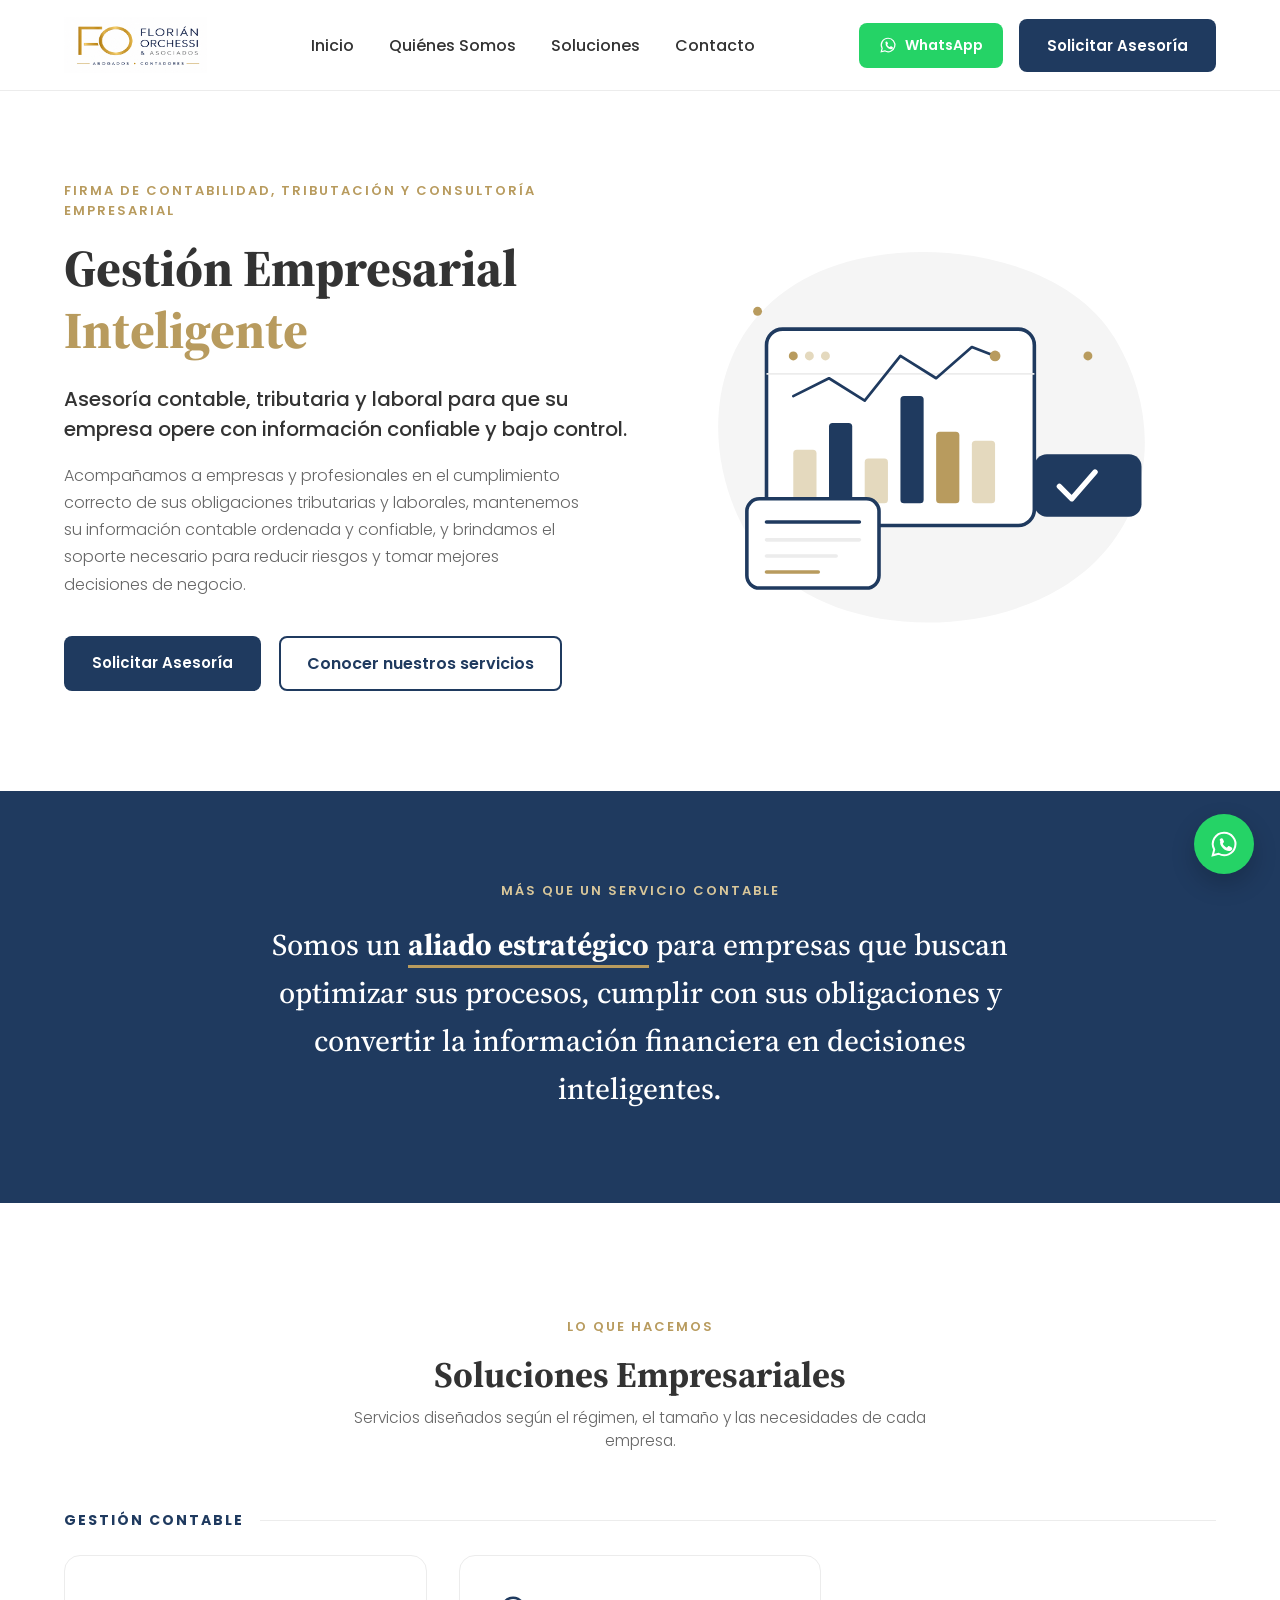
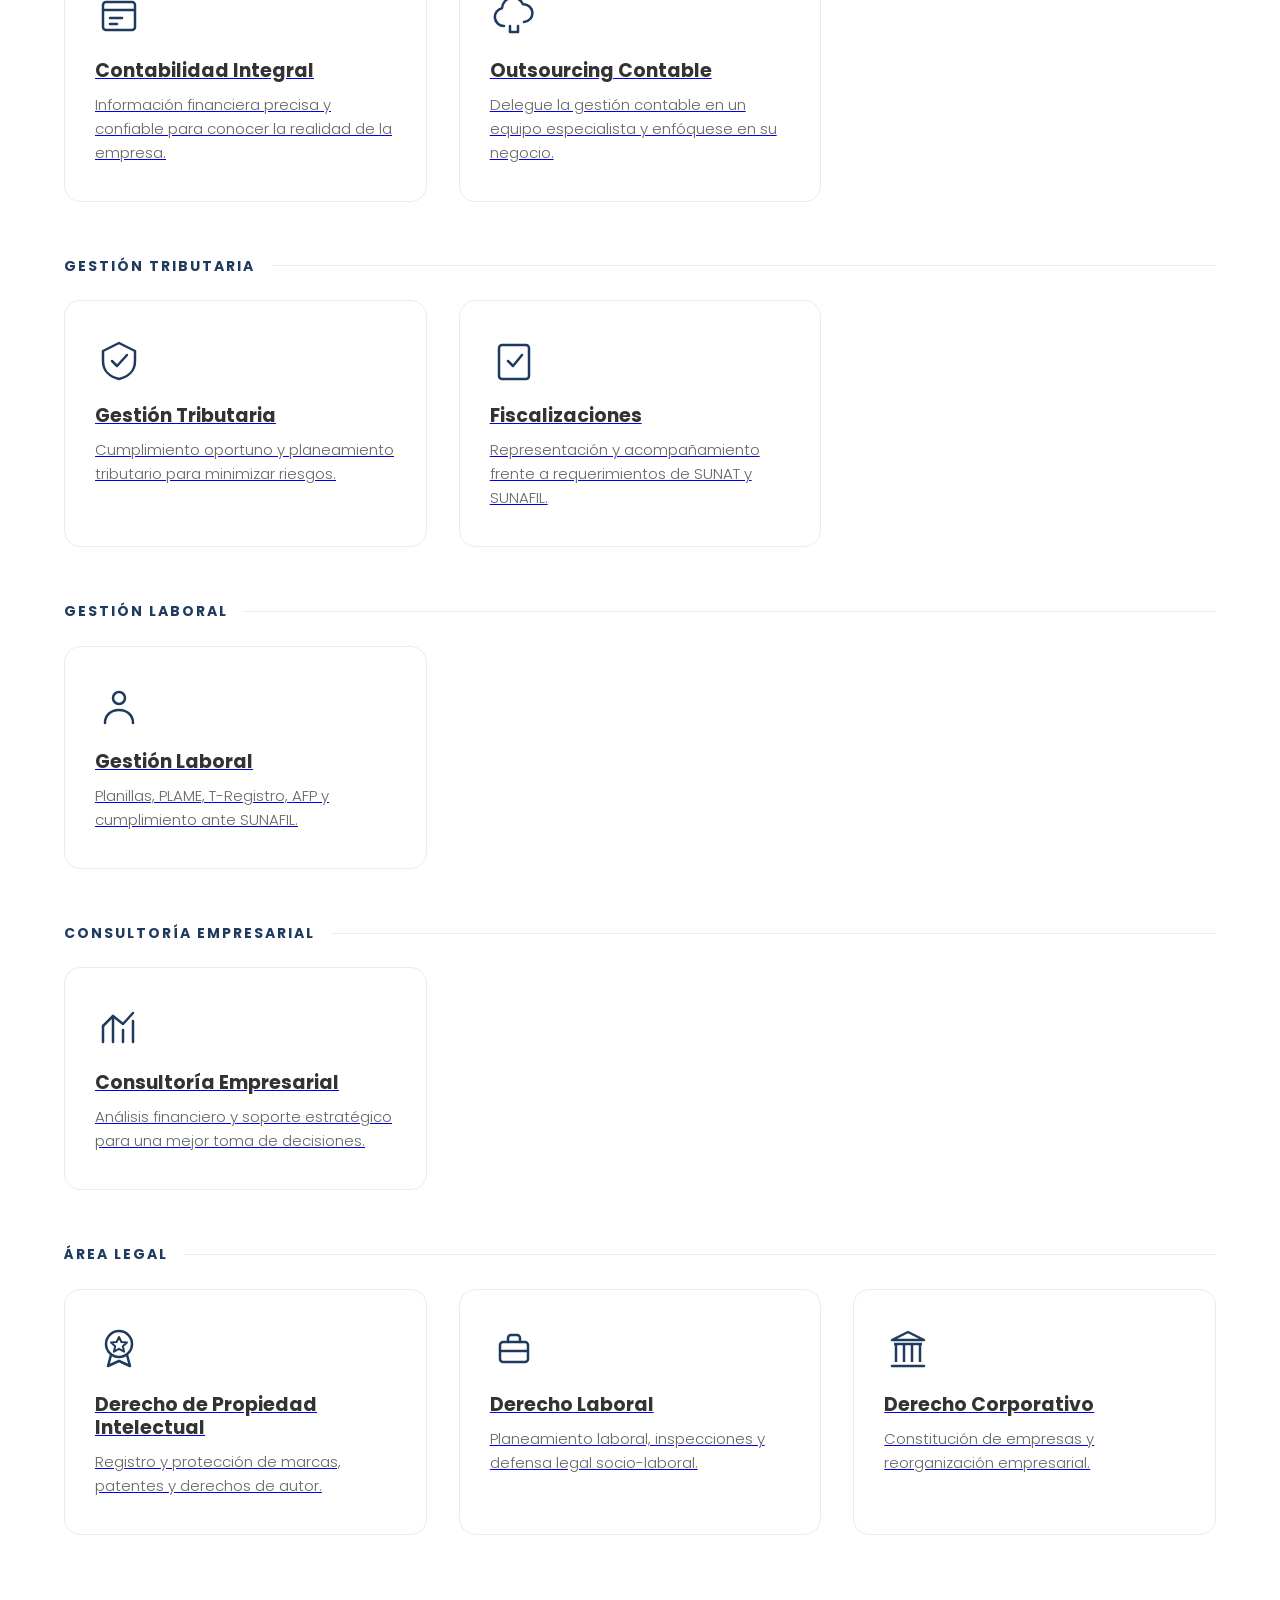
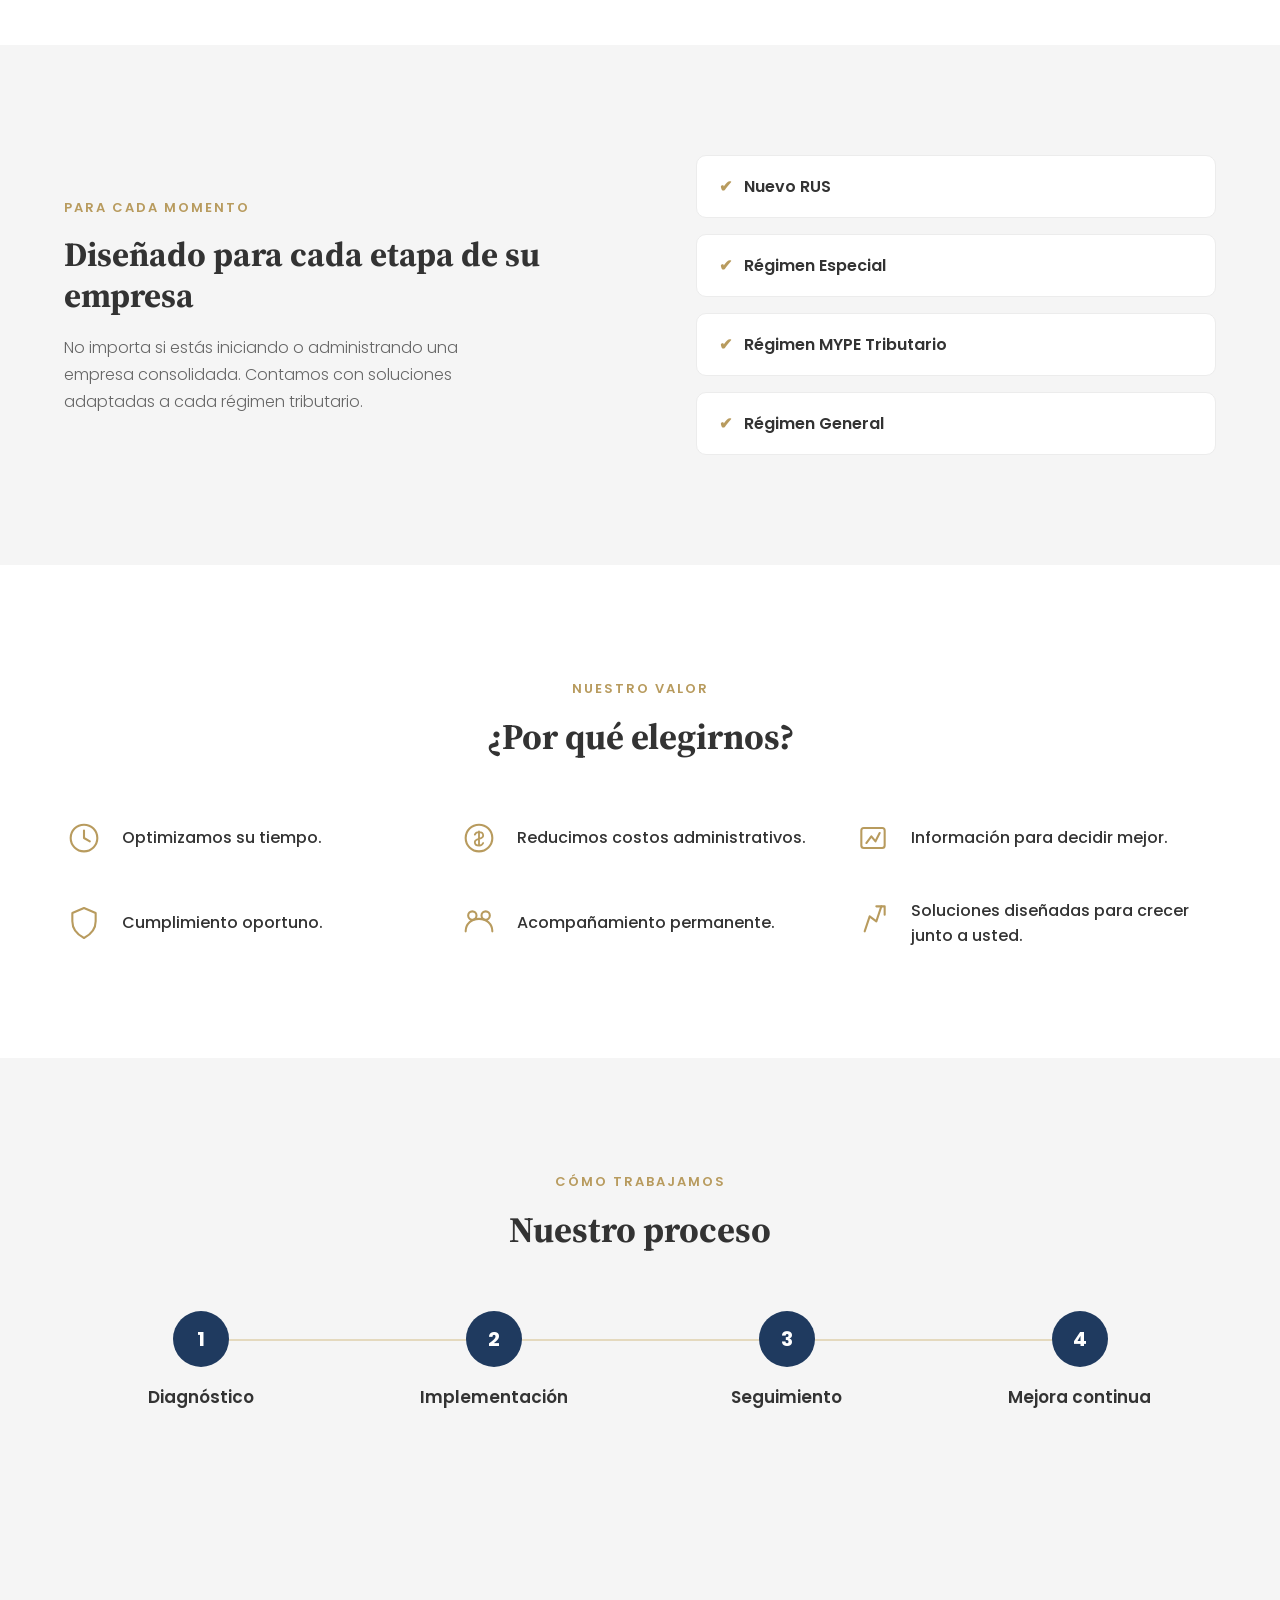
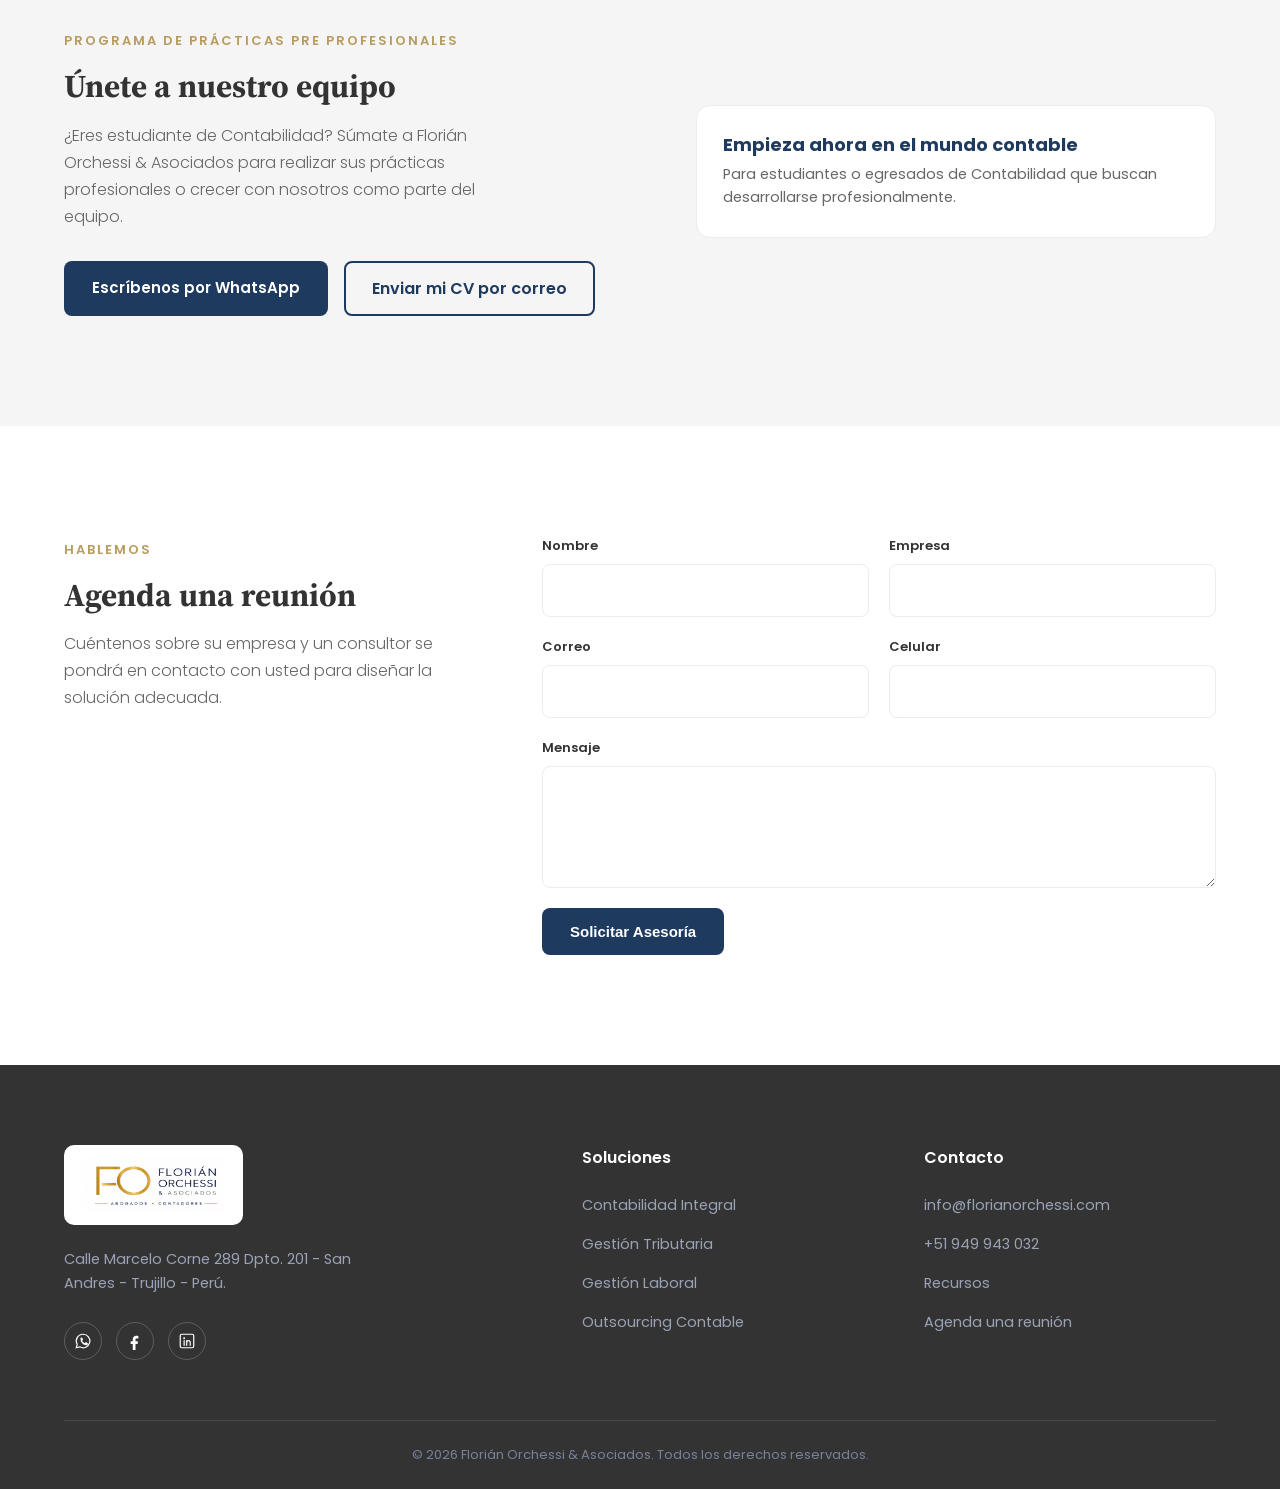
<file: index.html>
<!DOCTYPE html>
<html lang="es">

<head>

    <meta charset="UTF-8">

    <meta name="viewport" content="width=device-width, initial-scale=1.0">

    <title>Florián Orchessi &amp; Asociados | Firma de Contabilidad, Tributación y Consultoría Empresarial</title>

    <meta name="description" content="Firma contable y de consultoría empresarial en Trujillo. Contabilidad integral, gestión tributaria, gestión laboral y consultoría estratégica para empresas de todos los regímenes.">

    <link rel="preconnect" href="https://fonts.googleapis.com">

    <link rel="preconnect" href="https://fonts.gstatic.com" crossorigin>

    <link href="https://fonts.googleapis.com/css2?family=Poppins:wght@300;400;500;600;700;800&family=Source+Serif+4:opsz,wght@8..60,500;8..60,600;8..60,700&display=swap" rel="stylesheet">

    <link rel="stylesheet" href="style.css">

</head>

<body>
    <header>

        <div class="container">

            <nav class="navbar">

                <a href="#" class="logo">
                    <img src="logo.png" alt="Florián Orchessi &amp; Asociados - Abogados y Contadores">
                </a>
                <ul class="menu">

                    <li><a href="#">Inicio</a></li>

                    <li><a href="quienes-somos.html">Quiénes Somos</a></li>

                    <li><a href="#soluciones">Soluciones</a></li>
 
                    <li><a href="#contacto">Contacto</a></li>

                </ul>

                <div class="acciones-nav">

                    <a href="https://wa.me/51949943032?text=Hola%2C%20quiero%20consultar%20sobre%20sus%20servicios%20contables" target="_blank" rel="noopener" class="btn-whatsapp-nav">
                        <svg viewBox="0 0 24 24"><path d="M12 3a9 9 0 0 0-7.8 13.4L3 21l4.7-1.2A9 9 0 1 0 12 3Z" fill="none" stroke="currentColor" stroke-width="1.6"/><path d="M8.5 8.7c.2-.7 1-1.4 1.7-1.3.4 0 .8.3 1.1 1l.6 1.3c.2.4.1.8-.2 1.1l-.5.6c-.2.2-.2.5 0 .8.6 1 1.6 2 2.6 2.5.3.2.6.1.8-.1l.6-.6c.3-.3.7-.4 1.1-.2l1.3.6c.6.3 1 .7 1 1.2.1.8-.6 1.5-1.3 1.8-1.9.7-4.3-.2-6.1-2-1.8-1.8-2.8-4.1-2.2-5.9Z" fill="currentColor"/></svg>
                        <span>WhatsApp</span>
                    </a>

                    <a href="#contacto" class="btn-principal">

                        Solicitar Asesoría

                    </a>

                </div>

                <button type="button" class="btn-menu-movil" aria-label="Abrir menú" aria-expanded="false">
                    <span></span><span></span><span></span>
                </button>

            </nav>

        </div>
    </header>

    <!-- ================= HERO ================= -->
    <section class="hero">
        <div class="container hero-grid">

            <div class="hero-texto">
                <span class="eyebrow">Firma de contabilidad, tributación y consultoría empresarial</span>
                <h1>Gestión Empresarial <span>Inteligente</span></h1>
                <p class="hero-lead">Asesoría contable, tributaria y laboral para que su empresa opere con información confiable y bajo control.</p>
                <p class="hero-sub">Acompañamos a empresas y profesionales en el cumplimiento correcto de sus obligaciones tributarias y laborales, mantenemos su información contable ordenada y confiable, y brindamos el soporte necesario para reducir riesgos y tomar mejores decisiones de negocio.</p>

                <div class="hero-cta">
                    <a href="#contacto" class="btn-principal">Solicitar Asesoría</a>
                    <a href="#soluciones" class="btn-secundario">Conocer nuestros servicios</a>
                </div>
            </div>

            <div class="hero-visual" aria-hidden="true">
                <svg viewBox="0 0 560 480" xmlns="http://www.w3.org/2000/svg" class="hero-svg">

                    <!-- fondo -->
                    <path d="M120 60C220 10 400 30 460 130C520 230 500 350 400 410C300 470 140 460 70 380C0 300 -20 130 120 60Z" fill="var(--bg-alt)"/>

                    <!-- panel principal: dashboard financiero -->
                    <rect x="70" y="120" width="300" height="220" rx="18" fill="var(--blanco)" stroke="var(--navy)" stroke-width="4"/>
                    <circle cx="100" cy="150" r="5" fill="var(--dorado)"/>
                    <circle cx="118" cy="150" r="5" fill="var(--gris-claro)"/>
                    <circle cx="136" cy="150" r="5" fill="var(--gris-claro)"/>
                    <line x1="70" y1="170" x2="370" y2="170" stroke="var(--borde)" stroke-width="2"/>

                    <!-- barras del gráfico -->
                    <rect x="100" y="255" width="26" height="60" rx="4" fill="var(--gris-claro)"/>
                    <rect x="140" y="225" width="26" height="90" rx="4" fill="var(--navy)"/>
                    <rect x="180" y="265" width="26" height="50" rx="4" fill="var(--gris-claro)"/>
                    <rect x="220" y="195" width="26" height="120" rx="4" fill="var(--navy)"/>
                    <rect x="260" y="235" width="26" height="80" rx="4" fill="var(--dorado)"/>
                    <rect x="300" y="245" width="26" height="70" rx="4" fill="var(--gris-claro)"/>

                    <!-- linea de tendencia -->
                    <polyline points="100,195 140,175 180,200 220,150 260,175 300,140 326,150" fill="none" stroke="var(--navy)" stroke-width="3" stroke-linecap="round" stroke-linejoin="round"/>
                    <circle cx="326" cy="150" r="6" fill="var(--dorado)"/>

                    <!-- tarjeta flotante: documento -->
                    <g transform="translate(48,310)">
                        <rect x="0" y="0" width="148" height="100" rx="14" fill="var(--blanco)" stroke="var(--navy)" stroke-width="4"/>
                        <line x1="22" y1="26" x2="126" y2="26" stroke="var(--navy)" stroke-width="4" stroke-linecap="round"/>
                        <line x1="22" y1="46" x2="126" y2="46" stroke="var(--borde)" stroke-width="4" stroke-linecap="round"/>
                        <line x1="22" y1="64" x2="100" y2="64" stroke="var(--borde)" stroke-width="4" stroke-linecap="round"/>
                        <line x1="22" y1="82" x2="80" y2="82" stroke="var(--dorado)" stroke-width="4" stroke-linecap="round"/>
                    </g>

                    <!-- tarjeta flotante: cumplimiento -->
                    <g transform="translate(370,260)">
                        <rect x="0" y="0" width="120" height="70" rx="14" fill="var(--navy)"/>
                        <path d="M28 36l14 14 26-30" fill="none" stroke="var(--blanco)" stroke-width="6" stroke-linecap="round" stroke-linejoin="round"/>
                    </g>

                    <!-- puntos de acento -->
                    <circle cx="430" cy="150" r="5" fill="var(--dorado)"/>
                    <circle cx="60" cy="100" r="5" fill="var(--dorado)"/>
                </svg>
            </div>

        </div>
    </section>

    <!-- ================= ALIADO ESTRATÉGICO ================= -->
    <section class="aliado">
        <div class="container">
            <p class="aliado-kicker">Más que un servicio contable</p>
            <h2 class="aliado-frase">Somos un <span>aliado estratégico</span> para empresas que buscan optimizar sus procesos, cumplir con sus obligaciones y convertir la información financiera en decisiones inteligentes.</h2>
        </div>
    </section>

    <!-- ================= SOLUCIONES ================= -->
    <section class="soluciones" id="soluciones">
        <div class="container">

            <div class="titulo-seccion">
                <span class="eyebrow">Lo que hacemos</span>
                <h2>Soluciones Empresariales</h2>
                <p class="subtitulo-seccion">Servicios diseñados según el régimen, el tamaño y las necesidades de cada empresa.</p>
            </div>

            <div class="categoria-servicios">
                <div class="categoria-titulo"><h3>Gestión Contable</h3></div>
                <div class="grid-soluciones">

                    <a href="contabilidad-integral.html" class="card-solucion">
                        <div class="icono-solucion">
                            <svg viewBox="0 0 48 48"><rect x="8" y="10" width="32" height="28" rx="3" fill="none" stroke="currentColor" stroke-width="2.5"/><line x1="8" y1="18" x2="40" y2="18" stroke="currentColor" stroke-width="2.5"/><line x1="15" y1="26" x2="27" y2="26" stroke="currentColor" stroke-width="2.5" stroke-linecap="round"/><line x1="15" y1="32" x2="22" y2="32" stroke="currentColor" stroke-width="2.5" stroke-linecap="round"/></svg>
                        </div>
                        <h3>Contabilidad Integral</h3>
                        <p>Información financiera precisa y confiable para conocer la realidad de la empresa.</p>
                    </a>

                    <a href="outsourcing-contable.html" class="card-solucion">
                        <div class="icono-solucion">
                            <svg viewBox="0 0 48 48"><path d="M14 34a9 9 0 0 1-2-17.8 11 11 0 0 1 21-4A8 8 0 0 1 34 30" fill="none" stroke="currentColor" stroke-width="2.5" stroke-linecap="round" stroke-linejoin="round"/><path d="M20 34v6M28 34v6M20 40h8" stroke="currentColor" stroke-width="2.5" stroke-linecap="round"/></svg>
                        </div>
                        <h3>Outsourcing Contable</h3>
                        <p>Delegue la gestión contable en un equipo especialista y enfóquese en su negocio.</p>
                    </a>

                </div>
            </div>

            <div class="categoria-servicios">
                <div class="categoria-titulo"><h3>Gestión Tributaria</h3></div>
                <div class="grid-soluciones">

                    <a href="gestion-tributaria.html" class="card-solucion">
                        <div class="icono-solucion">
                            <svg viewBox="0 0 48 48"><path d="M24 6l16 8v10c0 10-7 16-16 18-9-2-16-8-16-18V14l16-8Z" fill="none" stroke="currentColor" stroke-width="2.5" stroke-linejoin="round"/><path d="M17 24l5 5 10-11" fill="none" stroke="currentColor" stroke-width="2.5" stroke-linecap="round" stroke-linejoin="round"/></svg>
                        </div>
                        <h3>Gestión Tributaria</h3>
                        <p>Cumplimiento oportuno y planeamiento tributario para minimizar riesgos.</p>
                    </a>

                    <a href="fiscalizaciones-sunat.html" class="card-solucion">
                        <div class="icono-solucion">
                            <svg viewBox="0 0 48 48"><rect x="9" y="8" width="30" height="34" rx="3" fill="none" stroke="currentColor" stroke-width="2.5"/><path d="M18 24l5 5 9-11" fill="none" stroke="currentColor" stroke-width="2.5" stroke-linecap="round" stroke-linejoin="round"/></svg>
                        </div>
                        <h3>Fiscalizaciones</h3>
                        <p>Representación y acompañamiento frente a requerimientos de SUNAT y SUNAFIL.</p>
                    </a>

                </div>
            </div>

            <div class="categoria-servicios">
                <div class="categoria-titulo"><h3>Gestión Laboral</h3></div>
                <div class="grid-soluciones">

                    <a href="gestion-laboral.html" class="card-solucion">
                        <div class="icono-solucion">
                            <svg viewBox="0 0 48 48"><circle cx="24" cy="15" r="6" fill="none" stroke="currentColor" stroke-width="2.5"/><path d="M10 40c0-8 6-13 14-13s14 5 14 13" fill="none" stroke="currentColor" stroke-width="2.5" stroke-linecap="round"/></svg>
                        </div>
                        <h3>Gestión Laboral</h3>
                        <p>Planillas, PLAME, T-Registro, AFP y cumplimiento ante SUNAFIL.</p>
                    </a>

                </div>
            </div>

            <div class="categoria-servicios">
                <div class="categoria-titulo"><h3>Consultoría Empresarial</h3></div>
                <div class="grid-soluciones">

                    <a href="consultoria-empresarial.html" class="card-solucion">
                        <div class="icono-solucion">
                            <svg viewBox="0 0 48 48"><path d="M8 38V22M18 38V12M28 38V26M38 38V17" stroke="currentColor" stroke-width="2.5" stroke-linecap="round"/><path d="M8 22l10-10 10 8 10-11" fill="none" stroke="currentColor" stroke-width="2.5" stroke-linecap="round" stroke-linejoin="round"/></svg>
                        </div>
                        <h3>Consultoría Empresarial</h3>
                        <p>Análisis financiero y soporte estratégico para una mejor toma de decisiones.</p>
                    </a>

                </div>
            </div>

            <div class="categoria-servicios">
                <div class="categoria-titulo"><h3>Área Legal</h3></div>
                <div class="grid-soluciones">

                    <a href="derecho-propiedad-intelectual.html" class="card-solucion">
                        <div class="icono-solucion">
                            <svg viewBox="0 0 48 48"><circle cx="24" cy="18" r="13" fill="none" stroke="currentColor" stroke-width="2.5"/><path d="M24 11l2.4 5 5.6.5-4.2 3.7 1.3 5.5L24 22.8l-5.1 2.9 1.3-5.5-4.2-3.7 5.6-.5L24 11Z" fill="none" stroke="currentColor" stroke-width="2" stroke-linejoin="round"/><path d="M16 29l-3 11 11-5 11 5-3-11" fill="none" stroke="currentColor" stroke-width="2.5" stroke-linejoin="round" stroke-linecap="round"/></svg>
                        </div>
                        <h3>Derecho de Propiedad Intelectual</h3>
                        <p>Registro y protección de marcas, patentes y derechos de autor.</p>
                    </a>

                    <a href="derecho-laboral.html" class="card-solucion">
                        <div class="icono-solucion">
                            <svg viewBox="0 0 48 48"><rect x="10" y="16" width="28" height="20" rx="3" fill="none" stroke="currentColor" stroke-width="2.5"/><path d="M18 16v-4a3 3 0 0 1 3-3h6a3 3 0 0 1 3 3v4" fill="none" stroke="currentColor" stroke-width="2.5" stroke-linecap="round" stroke-linejoin="round"/><line x1="10" y1="25" x2="38" y2="25" stroke="currentColor" stroke-width="2.5"/></svg>
                        </div>
                        <h3>Derecho Laboral</h3>
                        <p>Planeamiento laboral, inspecciones y defensa legal socio-laboral.</p>
                    </a>

                    <a href="derecho-corporativo.html" class="card-solucion">
                        <div class="icono-solucion">
                            <svg viewBox="0 0 48 48"><path d="M24 6l16 8H8l16-8Z" fill="none" stroke="currentColor" stroke-width="2.5" stroke-linejoin="round"/><line x1="10" y1="18" x2="38" y2="18" stroke="currentColor" stroke-width="2.5"/><line x1="12" y1="18" x2="12" y2="36" stroke="currentColor" stroke-width="2.5"/><line x1="20" y1="18" x2="20" y2="36" stroke="currentColor" stroke-width="2.5"/><line x1="28" y1="18" x2="28" y2="36" stroke="currentColor" stroke-width="2.5"/><line x1="36" y1="18" x2="36" y2="36" stroke="currentColor" stroke-width="2.5"/><line x1="8" y1="40" x2="40" y2="40" stroke="currentColor" stroke-width="2.5" stroke-linecap="round"/></svg>
                        </div>
                        <h3>Derecho Corporativo</h3>
                        <p>Constitución de empresas y reorganización empresarial.</p>
                    </a>

                </div>
            </div>

        </div>
    </section>

    <!-- ================= REGÍMENES ================= -->
    <section class="regimenes">
        <div class="container regimenes-grid">

            <div class="regimenes-texto">
                <span class="eyebrow">Para cada momento</span>
                <h2>Diseñado para cada etapa de su empresa</h2>
                <p>No importa si estás iniciando o administrando una empresa consolidada. Contamos con soluciones adaptadas a cada régimen tributario.</p>
            </div>

            <ul class="lista-regimenes">
                <li><span class="check">✔</span> Nuevo RUS</li>
                <li><span class="check">✔</span> Régimen Especial</li>
                <li><span class="check">✔</span> Régimen MYPE Tributario</li>
                <li><span class="check">✔</span> Régimen General</li>
            </ul>

        </div>
    </section>

    
    <!-- ================= POR QUÉ ELEGIRNOS ================= -->
    <section class="beneficios">
        <div class="container">

            <div class="titulo-seccion">
                <span class="eyebrow">Nuestro valor</span>
                <h2>¿Por qué elegirnos?</h2>
            </div>

            <div class="grid-beneficios">

                <div class="item-beneficio">
                    <svg viewBox="0 0 48 48"><circle cx="24" cy="24" r="16" fill="none" stroke="currentColor" stroke-width="2.5"/><path d="M24 15v9l7 4" fill="none" stroke="currentColor" stroke-width="2.5" stroke-linecap="round" stroke-linejoin="round"/></svg>
                    <p>Optimizamos su tiempo.</p>
                </div>

                <div class="item-beneficio">
                    <svg viewBox="0 0 48 48"><circle cx="24" cy="24" r="16" fill="none" stroke="currentColor" stroke-width="2.5"/><path d="M24 16v16M19 20a5 5 0 0 1 5-3c3 0 5 1.8 5 4s-2 3.3-5 4-5 1.7-5 4 2 4 5 4a5 5 0 0 0 5-3" fill="none" stroke="currentColor" stroke-width="2.2" stroke-linecap="round"/></svg>
                    <p>Reducimos costos administrativos.</p>
                </div>

                <div class="item-beneficio">
                    <svg viewBox="0 0 48 48"><rect x="10" y="12" width="28" height="24" rx="3" fill="none" stroke="currentColor" stroke-width="2.5"/><path d="M16 30l6-8 5 6 5-10" fill="none" stroke="currentColor" stroke-width="2.5" stroke-linecap="round" stroke-linejoin="round"/></svg>
                    <p>Información para decidir mejor.</p>
                </div>

                <div class="item-beneficio">
                    <svg viewBox="0 0 48 48"><path d="M24 6l14 6v10c0 10-6 16-14 20-8-4-14-10-14-20V12l14-6Z" fill="none" stroke="currentColor" stroke-width="2.5" stroke-linejoin="round"/></svg>
                    <p>Cumplimiento oportuno.</p>
                </div>

                <div class="item-beneficio">
                    <svg viewBox="0 0 48 48"><path d="M8 34c0-9 7-15 16-15s16 6 16 15" fill="none" stroke="currentColor" stroke-width="2.5" stroke-linecap="round"/><circle cx="16" cy="15" r="5" fill="none" stroke="currentColor" stroke-width="2.5"/><circle cx="32" cy="15" r="5" fill="none" stroke="currentColor" stroke-width="2.5"/></svg>
                    <p>Acompañamiento permanente.</p>
                </div>

                <div class="item-beneficio">
                    <svg viewBox="0 0 48 48"><path d="M14 34l6-18 8 6 6-18" fill="none" stroke="currentColor" stroke-width="2.5" stroke-linecap="round" stroke-linejoin="round"/><path d="M28 4h10v10" fill="none" stroke="currentColor" stroke-width="2.5" stroke-linecap="round" stroke-linejoin="round"/></svg>
                    <p>Soluciones diseñadas para crecer junto a usted.</p>
                </div>

            </div>
        </div>
    </section>

    <!-- ================= PROCESO ================= -->
    <section class="proceso">
        <div class="container">

            <div class="titulo-seccion">
                <span class="eyebrow">Cómo trabajamos</span>
                <h2>Nuestro proceso</h2>
            </div>

            <div class="linea-proceso">

                <div class="paso-proceso">
                    <span class="numero-paso">1</span>
                    <h3>Diagnóstico</h3>
                </div>

                <div class="paso-proceso">
                    <span class="numero-paso">2</span>
                    <h3>Implementación</h3>
                </div>

                <div class="paso-proceso">
                    <span class="numero-paso">3</span>
                    <h3>Seguimiento</h3>
                </div>

                <div class="paso-proceso">
                    <span class="numero-paso">4</span>
                    <h3>Mejora continua</h3>
                </div>

            </div>
        </div>
    </section>

    <!-- ================= ÚNETE A NUESTRO EQUIPO ================= -->
    <section class="unete" id="unete">
        <div class="container unete-grid">

            <div class="unete-texto">
                <span class="eyebrow">Programa de prácticas pre profesionales</span>
                <h2>Únete a nuestro equipo</h2>
                <p>¿Eres estudiante de Contabilidad? Súmate a Florián Orchessi &amp; Asociados para realizar sus prácticas profesionales o crecer con nosotros como parte del equipo.</p>

                <div class="unete-cta">
                    <a href="https://wa.me/51949943032?text=Hola%2C%20soy%20estudiante%2Fprofesional%20y%20me%20interesa%20postular%20a%20Florian%20Orchessi%20%26%20Asociados" target="_blank" rel="noopener" class="btn-principal">Escríbenos por WhatsApp</a>
                    <a href="mailto:contador@florianorchessi.com?subject=Postulación%20-%20Prácticas%20o%20Trabajo&body=Nombre%3A%0ACarrera%20%2F%20Profesión%3A%0ACiclo%20o%20experiencia%3A%0AMensaje%3A" class="btn-secundario">Enviar mi CV por correo</a>
                </div>
            </div>

            <div class="unete-lista">
                <div class="unete-item">
                    <h3>Empieza ahora en el mundo contable</h3>
                    <p>Para estudiantes o egresados de Contabilidad que buscan desarrollarse profesionalmente.</p>
                </div>
            </div>

        </div>
    </section>

    <!-- ================= CONTACTO ================= -->
    <section class="contacto" id="contacto">
        <div class="container contacto-grid">

            <div class="contacto-texto">
                <span class="eyebrow">Hablemos</span>
                <h2>Agenda una reunión</h2>
                <p>Cuéntenos sobre su empresa y un consultor se pondrá en contacto con usted para diseñar la solución adecuada.</p>
            </div>

            <form class="form-contacto" action="https://formsubmit.co/info@florianorchessi.com" method="POST">

                <input type="hidden" name="_subject" value="Nueva solicitud de asesoría - Agenda una reunión">
                <input type="hidden" name="_template" value="table">
                <input type="hidden" name="_captcha" value="false">

                <div class="fila-form">
                    <div class="campo-form">
                        <label for="nombre">Nombre</label>
                        <input type="text" id="nombre" name="nombre" required>
                    </div>
                    <div class="campo-form">
                        <label for="empresa">Empresa</label>
                        <input type="text" id="empresa" name="empresa">
                    </div>
                </div>

                <div class="fila-form">
                    <div class="campo-form">
                        <label for="correo">Correo</label>
                        <input type="email" id="correo" name="correo" required>
                    </div>
                    <div class="campo-form">
                        <label for="celular">Celular</label>
                        <input type="tel" id="celular" name="celular">
                    </div>
                </div>

                <div class="campo-form">
                    <label for="mensaje">Mensaje</label>
                    <textarea id="mensaje" name="mensaje" rows="4"></textarea>
                </div>

                <button type="submit" class="btn-principal">Solicitar Asesoría</button>

            </form>

        </div>
    </section>

    <!-- ================= FOOTER ================= -->
    <footer>
        <div class="container footer-grid">

            <div class="footer-marca">
                <div class="logo logo-footer">
                    <img src="logo.png" alt="Florián Orchessi &amp; Asociados - Abogados y Contadores">
                </div>
                <p>Calle Marcelo Corne 289 Dpto. 201 - San Andres - Trujillo - Perú.</p>

                <div class="footer-social">
                    <a href="https://wa.me/51949943032" target="_blank" rel="noopener" aria-label="WhatsApp">
                        <svg viewBox="0 0 24 24"><path d="M12 3a9 9 0 0 0-7.8 13.4L3 21l4.7-1.2A9 9 0 1 0 12 3Z" fill="none" stroke="currentColor" stroke-width="1.6"/><path d="M8.5 8.7c.2-.7 1-1.4 1.7-1.3.4 0 .8.3 1.1 1l.6 1.3c.2.4.1.8-.2 1.1l-.5.6c-.2.2-.2.5 0 .8.6 1 1.6 2 2.6 2.5.3.2.6.1.8-.1l.6-.6c.3-.3.7-.4 1.1-.2l1.3.6c.6.3 1 .7 1 1.2.1.8-.6 1.5-1.3 1.8-1.9.7-4.3-.2-6.1-2-1.8-1.8-2.8-4.1-2.2-5.9Z" fill="currentColor"/></svg>
                    </a>
                    <a href="#" aria-label="Facebook">
                        <svg viewBox="0 0 24 24"><path d="M14 8.5h2.5V5.2c-.5-.1-1.6-.2-2.8-.2-2.8 0-4.7 1.7-4.7 4.9v2.4H6.2v3.6H9v8.1h3.7v-8.1h2.8l.4-3.6h-3.2V10c0-1 .3-1.5 1.3-1.5Z" fill="currentColor"/></svg>
                    </a>
                    <a href="#" aria-label="LinkedIn">
                        <svg viewBox="0 0 24 24"><rect x="3" y="3" width="18" height="18" rx="2" fill="none" stroke="currentColor" stroke-width="1.6"/><circle cx="8.2" cy="8.2" r="1.3" fill="currentColor"/><path d="M8.2 11.5v6.3M11.6 11.5v6.3M11.6 14.2c0-1.6 1-2.7 2.4-2.7s2.3 1 2.3 2.7v3.6" stroke="currentColor" stroke-width="1.6" fill="none" stroke-linecap="round"/></svg>
                    </a>
                </div>
            </div>

            <div class="footer-col">
                <h4>Soluciones</h4>
                <ul>
                    <li><a href="#soluciones">Contabilidad Integral</a></li>
                    <li><a href="#soluciones">Gestión Tributaria</a></li>
                    <li><a href="#soluciones">Gestión Laboral</a></li>
                    <li><a href="#soluciones">Outsourcing Contable</a></li>
                </ul>
            </div>

            <div class="footer-col">
                <h4>Contacto</h4>
                <ul>
                    <li><a href="mailto:info@florianorchessi.com">info@florianorchessi.com</a></li>
                    <li><a href="https://wa.me/51949943032" target="_blank" rel="noopener">+51 949 943 032</a></li>
                    <li><a href="recursos.html" target="_blank" rel="noopener">Recursos</a></li>
                    <li><a href="#contacto">Agenda una reunión</a></li>
                </ul>
            </div>

        </div>

        <div class="footer-bottom">
            <div class="container">
                <p>© 2026 Florián Orchessi &amp; Asociados. Todos los derechos reservados.</p>
            </div>
        </div>
    </footer>

    <!-- ================= WHATSAPP FLOTANTE ================= -->
    <a href="https://wa.me/51949943032?text=Hola%2C%20quiero%20más%20información%20sobre%20sus%20servicios%20contables"
       class="whatsapp-flotante" target="_blank" rel="noopener" aria-label="Escríbenos por WhatsApp">
        <svg viewBox="0 0 24 24"><path d="M12 3a9 9 0 0 0-7.8 13.4L3 21l4.7-1.2A9 9 0 1 0 12 3Z" fill="none" stroke="currentColor" stroke-width="1.6"/><path d="M8.5 8.7c.2-.7 1-1.4 1.7-1.3.4 0 .8.3 1.1 1l.6 1.3c.2.4.1.8-.2 1.1l-.5.6c-.2.2-.2.5 0 .8.6 1 1.6 2 2.6 2.5.3.2.6.1.8-.1l.6-.6c.3-.3.7-.4 1.1-.2l1.3.6c.6.3 1 .7 1 1.2.1.8-.6 1.5-1.3 1.8-1.9.7-4.3-.2-6.1-2-1.8-1.8-2.8-4.1-2.2-5.9Z" fill="currentColor"/></svg>
    </a>

    <script src="script.js"></script>

</body>

</html>
</file>
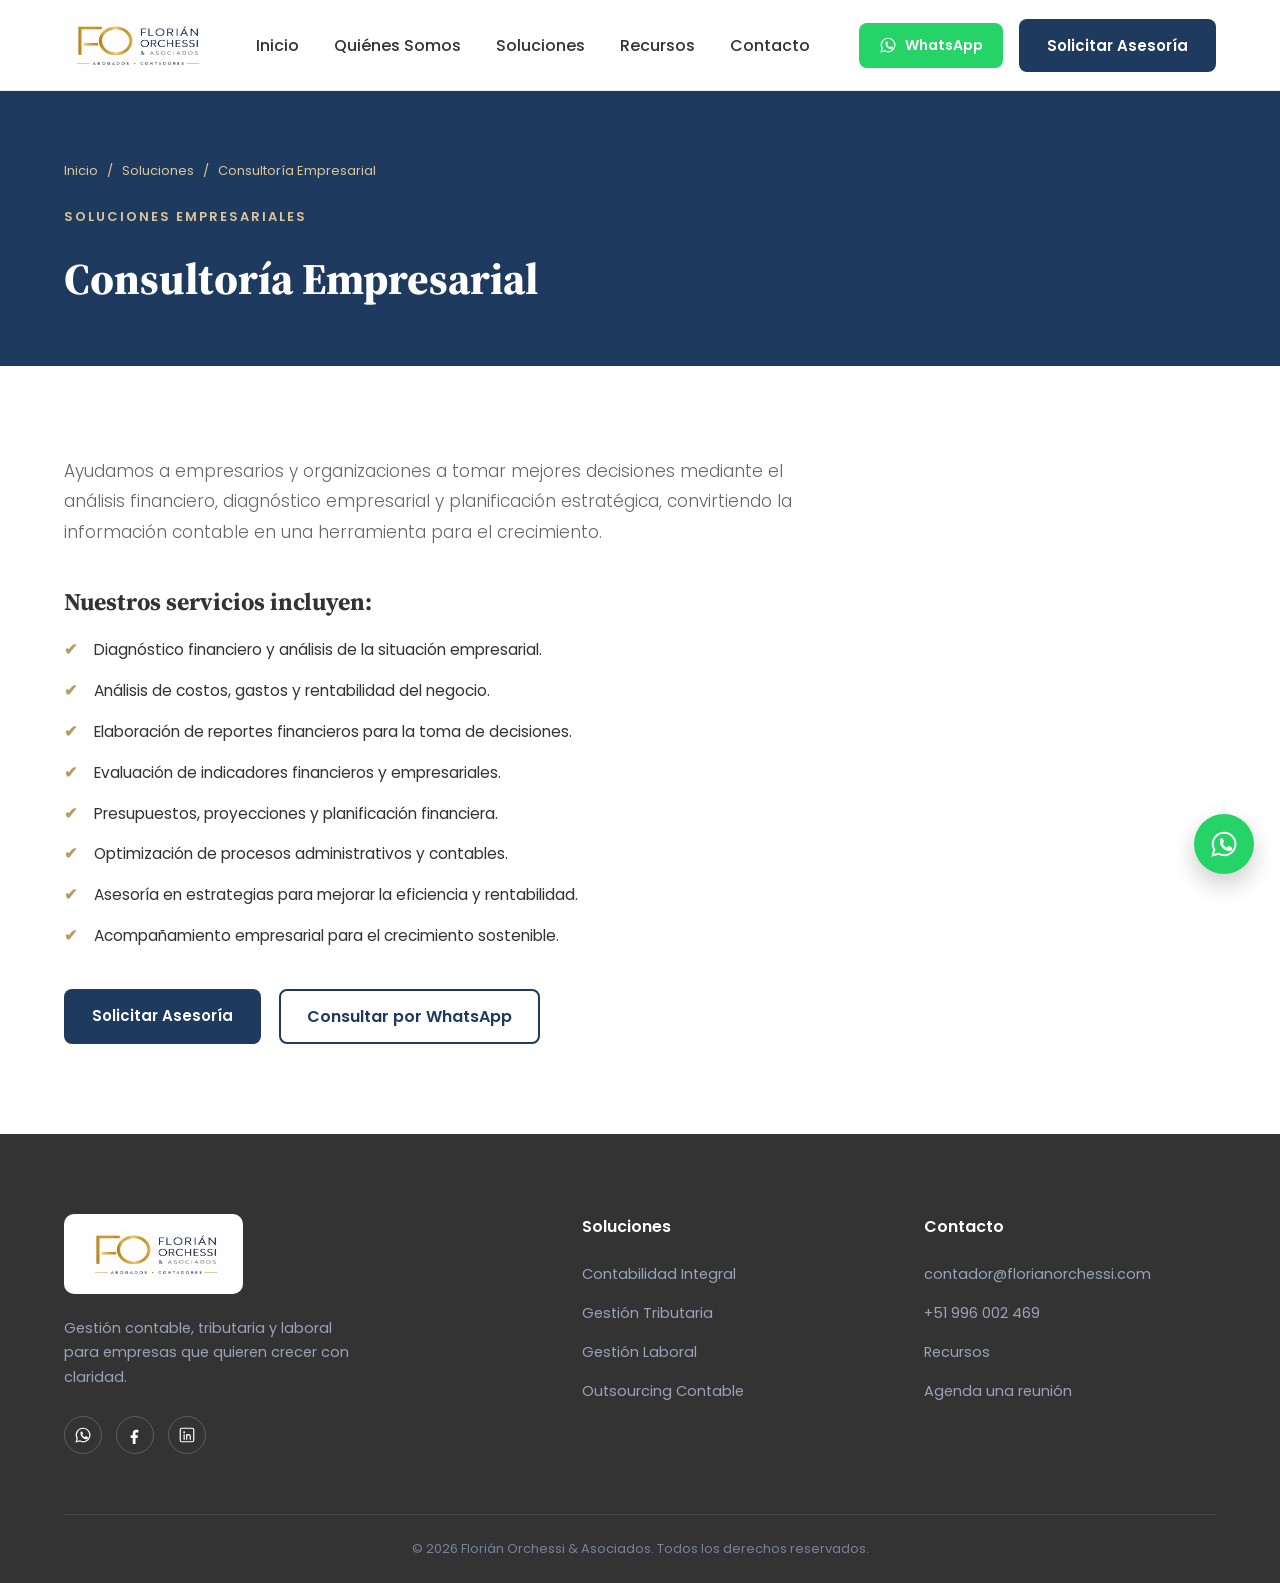
<file: consultoria-empresarial.html>
<!DOCTYPE html>
<html lang="es">

<head>

    <meta charset="UTF-8">

    <meta name="viewport" content="width=device-width, initial-scale=1.0">

    <title>Consultoría Empresarial | Florián Orchessi &amp; Asociados</title>

    <meta name="description" content="Consultoría empresarial y análisis financiero para respaldar la toma de decisiones estratégicas de su negocio.">

    <link rel="preconnect" href="https://fonts.googleapis.com">

    <link rel="preconnect" href="https://fonts.gstatic.com" crossorigin>

    <link href="https://fonts.googleapis.com/css2?family=Poppins:wght@300;400;500;600;700;800&family=Source+Serif+4:opsz,wght@8..60,500;8..60,600;8..60,700&display=swap" rel="stylesheet">

    <link rel="stylesheet" href="style.css">

    <style>
        /* Estilos exclusivos de esta página de servicio (no afectan al resto del sitio) */
        .contenido-servicio{
            padding:90px 0;
        }
        .contenido-servicio .intro{
            font-size:17px;
            font-weight:300;
            color:var(--gris);
            line-height:1.8;
            max-width:760px;
            margin-bottom:40px;
        }
        .contenido-servicio h2{
            font-size:24px;
            font-weight:700;
            margin-bottom:22px;
        }
        .contenido-servicio ul{
            list-style:none;
            display:grid;
            gap:16px;
            max-width:760px;
            margin-bottom:40px;
        }
        .contenido-servicio ul li{
            position:relative;
            padding-left:30px;
            font-size:15.5px;
            color:var(--tinta);
            line-height:1.6;
        }
        .contenido-servicio ul li::before{
            content:"✔";
            position:absolute;
            left:0;
            top:0;
            color:var(--dorado);
            font-weight:700;
        }
    </style>

</head>

<body>
    <header>

        <div class="container">

            <nav class="navbar">

                <a href="index.html" class="logo">
                    <img src="logo.png" alt="Florián Orchessi &amp; Asociados - Abogados y Contadores">
                </a>
                <ul class="menu">

                    <li><a href="index.html">Inicio</a></li>

                    <li><a href="quienes-somos.html">Quiénes Somos</a></li>

                    <li><a href="index.html#soluciones">Soluciones</a></li>

                    <li><a href="recursos.html" target="_blank" rel="noopener">Recursos</a></li>

                    <li><a href="index.html#contacto">Contacto</a></li>

                </ul>

                <div class="acciones-nav">

                    <a href="https://wa.me/51996002469?text=Hola%2C%20quiero%20consultar%20sobre%20sus%20servicios%20contables" target="_blank" rel="noopener" class="btn-whatsapp-nav">
                        <svg viewBox="0 0 24 24"><path d="M12 3a9 9 0 0 0-7.8 13.4L3 21l4.7-1.2A9 9 0 1 0 12 3Z" fill="none" stroke="currentColor" stroke-width="1.6"/><path d="M8.5 8.7c.2-.7 1-1.4 1.7-1.3.4 0 .8.3 1.1 1l.6 1.3c.2.4.1.8-.2 1.1l-.5.6c-.2.2-.2.5 0 .8.6 1 1.6 2 2.6 2.5.3.2.6.1.8-.1l.6-.6c.3-.3.7-.4 1.1-.2l1.3.6c.6.3 1 .7 1 1.2.1.8-.6 1.5-1.3 1.8-1.9.7-4.3-.2-6.1-2-1.8-1.8-2.8-4.1-2.2-5.9Z" fill="currentColor"/></svg>
                        <span>WhatsApp</span>
                    </a>

                    <a href="index.html#contacto" class="btn-principal">

                        Solicitar Asesoría

                    </a>

                </div>

                <button type="button" class="btn-menu-movil" aria-label="Abrir menú" aria-expanded="false">
                    <span></span><span></span><span></span>
                </button>

            </nav>

        </div>
    </header>

    <!-- ================= BANNER ================= -->
    <section class="banner-interno">
        <div class="container">
            <p class="migas"><a href="index.html">Inicio</a> <span>/</span> <a href="index.html#soluciones">Soluciones</a> <span>/</span> Consultoría Empresarial</p>
            <span class="eyebrow eyebrow-claro">Soluciones empresariales</span>
            <h1>Consultoría Empresarial</h1>
        </div>
    </section>

    <!-- ================= CONTENIDO DEL SERVICIO ================= -->
    <section class="contenido-servicio">
        <div class="container">

            <p class="intro">Ayudamos a empresarios y organizaciones a tomar mejores decisiones mediante el análisis financiero, diagnóstico empresarial y planificación estratégica, convirtiendo la información contable en una herramienta para el crecimiento.</p>

            <h2>Nuestros servicios incluyen:</h2>

            <ul>
                <li>Diagnóstico financiero y análisis de la situación empresarial.</li>
                <li>Análisis de costos, gastos y rentabilidad del negocio.</li>
                <li>Elaboración de reportes financieros para la toma de decisiones.</li>
                <li>Evaluación de indicadores financieros y empresariales.</li>
                <li>Presupuestos, proyecciones y planificación financiera.</li>
                <li>Optimización de procesos administrativos y contables.</li>
                <li>Asesoría en estrategias para mejorar la eficiencia y rentabilidad.</li>
                <li>Acompañamiento empresarial para el crecimiento sostenible.</li>
            </ul>

            <div class="hero-cta">
                <a href="index.html#contacto" class="btn-principal">Solicitar Asesoría</a>
                <a href="https://wa.me/51996002469?text=Hola%2C%20quiero%20consultar%20sobre%20Consultor%C3%ADa%20Empresarial" target="_blank" rel="noopener" class="btn-secundario">Consultar por WhatsApp</a>
            </div>

        </div>
    </section>

    <!-- ================= FOOTER ================= -->
    <footer>
        <div class="container footer-grid">

            <div class="footer-marca">
                <div class="logo logo-footer">
                    <img src="logo.png" alt="Florián Orchessi &amp; Asociados - Abogados y Contadores">
                </div>
                <p>Gestión contable, tributaria y laboral para empresas que quieren crecer con claridad.</p>

                <div class="footer-social">
                    <a href="https://wa.me/51996002469" target="_blank" rel="noopener" aria-label="WhatsApp">
                        <svg viewBox="0 0 24 24"><path d="M12 3a9 9 0 0 0-7.8 13.4L3 21l4.7-1.2A9 9 0 1 0 12 3Z" fill="none" stroke="currentColor" stroke-width="1.6"/><path d="M8.5 8.7c.2-.7 1-1.4 1.7-1.3.4 0 .8.3 1.1 1l.6 1.3c.2.4.1.8-.2 1.1l-.5.6c-.2.2-.2.5 0 .8.6 1 1.6 2 2.6 2.5.3.2.6.1.8-.1l.6-.6c.3-.3.7-.4 1.1-.2l1.3.6c.6.3 1 .7 1 1.2.1.8-.6 1.5-1.3 1.8-1.9.7-4.3-.2-6.1-2-1.8-1.8-2.8-4.1-2.2-5.9Z" fill="currentColor"/></svg>
                    </a>
                    <a href="#" aria-label="Facebook">
                        <svg viewBox="0 0 24 24"><path d="M14 8.5h2.5V5.2c-.5-.1-1.6-.2-2.8-.2-2.8 0-4.7 1.7-4.7 4.9v2.4H6.2v3.6H9v8.1h3.7v-8.1h2.8l.4-3.6h-3.2V10c0-1 .3-1.5 1.3-1.5Z" fill="currentColor"/></svg>
                    </a>
                    <a href="#" aria-label="LinkedIn">
                        <svg viewBox="0 0 24 24"><rect x="3" y="3" width="18" height="18" rx="2" fill="none" stroke="currentColor" stroke-width="1.6"/><circle cx="8.2" cy="8.2" r="1.3" fill="currentColor"/><path d="M8.2 11.5v6.3M11.6 11.5v6.3M11.6 14.2c0-1.6 1-2.7 2.4-2.7s2.3 1 2.3 2.7v3.6" stroke="currentColor" stroke-width="1.6" fill="none" stroke-linecap="round"/></svg>
                    </a>
                </div>
            </div>

            <div class="footer-col">
                <h4>Soluciones</h4>
                <ul>
                    <li><a href="index.html#soluciones">Contabilidad Integral</a></li>
                    <li><a href="index.html#soluciones">Gestión Tributaria</a></li>
                    <li><a href="index.html#soluciones">Gestión Laboral</a></li>
                    <li><a href="index.html#soluciones">Outsourcing Contable</a></li>
                </ul>
            </div>

            <div class="footer-col">
                <h4>Contacto</h4>
                <ul>
                    <li><a href="mailto:contador@florianorchessi.com">contador@florianorchessi.com</a></li>
                    <li><a href="https://wa.me/51996002469" target="_blank" rel="noopener">+51 996 002 469</a></li>
                    <li><a href="recursos.html">Recursos</a></li>
                    <li><a href="index.html#contacto">Agenda una reunión</a></li>
                </ul>
            </div>

        </div>

        <div class="footer-bottom">
            <div class="container">
                <p>© 2026 Florián Orchessi &amp; Asociados. Todos los derechos reservados.</p>
            </div>
        </div>
    </footer>

    <!-- ================= WHATSAPP FLOTANTE ================= -->
    <a href="https://wa.me/51996002469?text=Hola%2C%20quiero%20más%20información%20sobre%20sus%20servicios%20contables"
       class="whatsapp-flotante" target="_blank" rel="noopener" aria-label="Escríbenos por WhatsApp">
        <svg viewBox="0 0 24 24"><path d="M12 3a9 9 0 0 0-7.8 13.4L3 21l4.7-1.2A9 9 0 1 0 12 3Z" fill="none" stroke="currentColor" stroke-width="1.6"/><path d="M8.5 8.7c.2-.7 1-1.4 1.7-1.3.4 0 .8.3 1.1 1l.6 1.3c.2.4.1.8-.2 1.1l-.5.6c-.2.2-.2.5 0 .8.6 1 1.6 2 2.6 2.5.3.2.6.1.8-.1l.6-.6c.3-.3.7-.4 1.1-.2l1.3.6c.6.3 1 .7 1 1.2.1.8-.6 1.5-1.3 1.8-1.9.7-4.3-.2-6.1-2-1.8-1.8-2.8-4.1-2.2-5.9Z" fill="currentColor"/></svg>
    </a>

    <script src="script.js"></script>

</body>

</html>
</file>
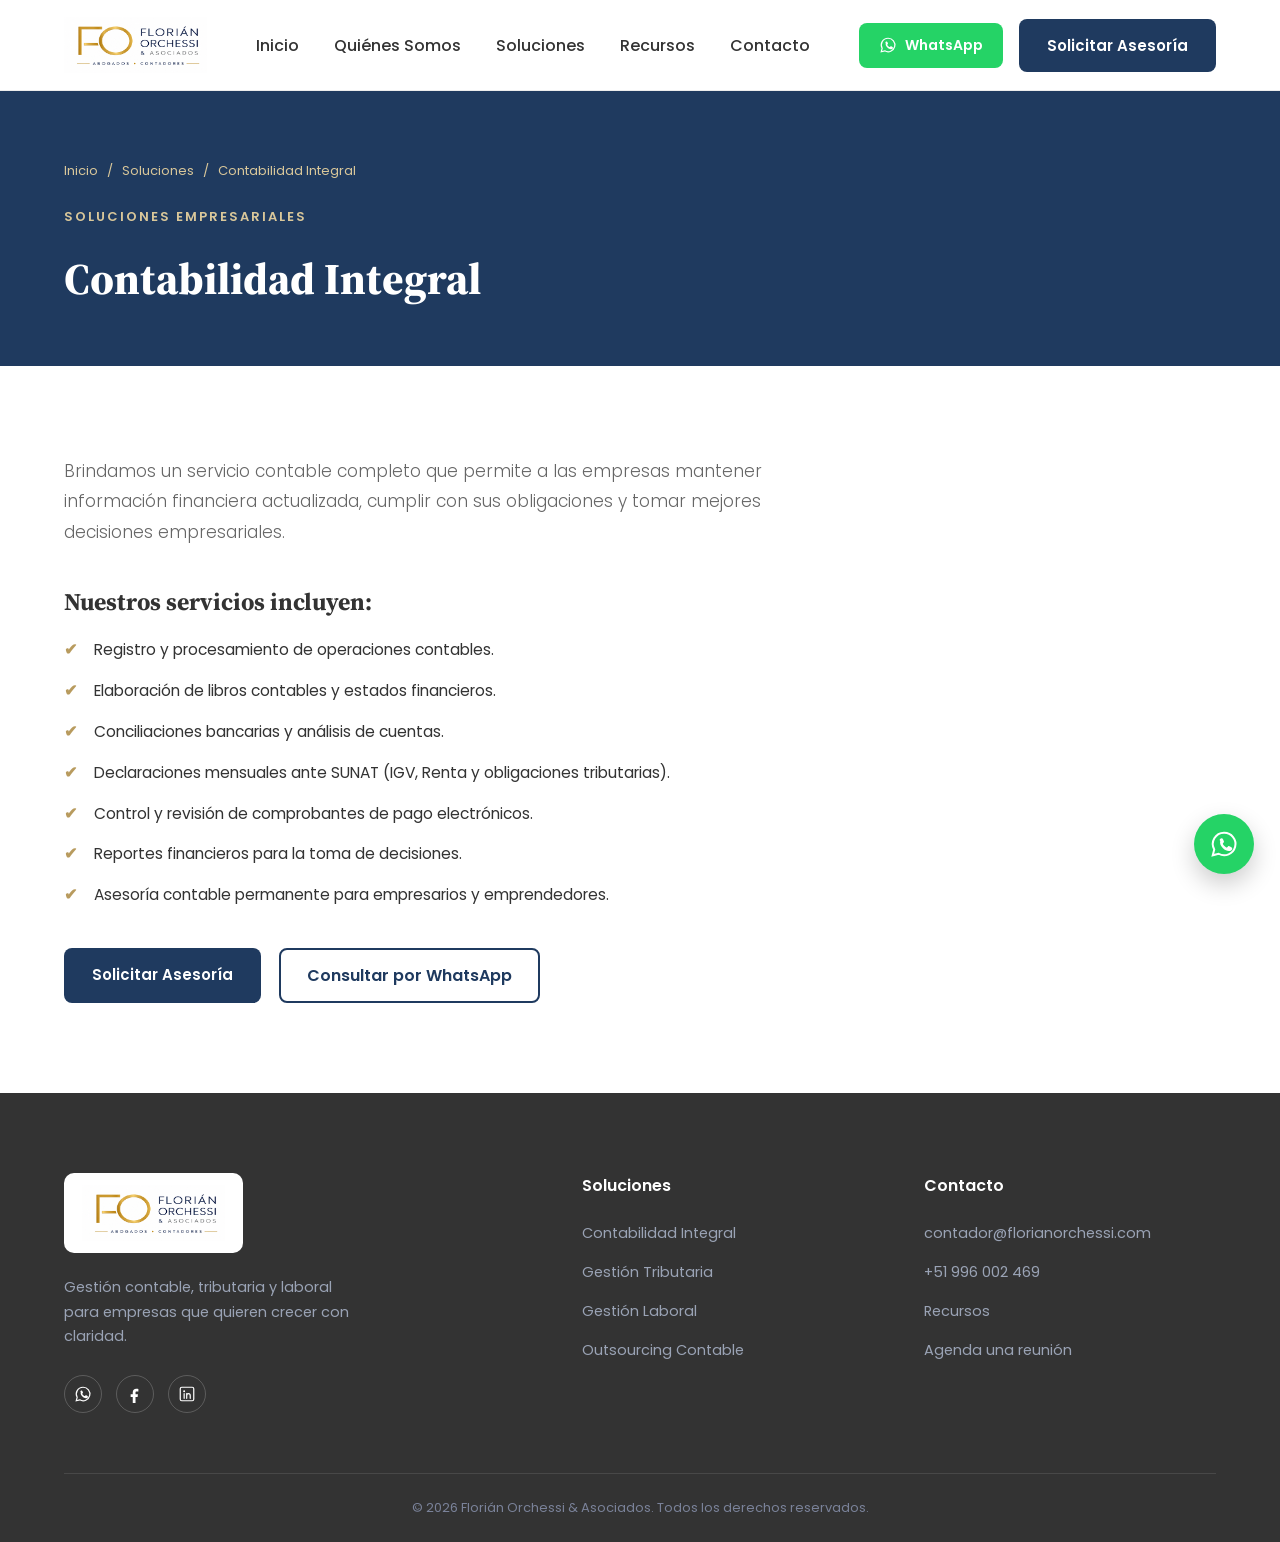
<file: contabilidad-integral.html>
<!DOCTYPE html>
<html lang="es">

<head>

    <meta charset="UTF-8">

    <meta name="viewport" content="width=device-width, initial-scale=1.0">

    <title>Contabilidad Integral | Florián Orchessi &amp; Asociados</title>

    <meta name="description" content="Servicio de contabilidad integral: registro contable, estados financieros, declaraciones SUNAT y reportes para la toma de decisiones empresariales.">

    <link rel="preconnect" href="https://fonts.googleapis.com">

    <link rel="preconnect" href="https://fonts.gstatic.com" crossorigin>

    <link href="https://fonts.googleapis.com/css2?family=Poppins:wght@300;400;500;600;700;800&family=Source+Serif+4:opsz,wght@8..60,500;8..60,600;8..60,700&display=swap" rel="stylesheet">

    <link rel="stylesheet" href="style.css">

    <style>
        /* Estilos exclusivos de esta página de servicio (no afectan al resto del sitio) */
        .contenido-servicio{
            padding:90px 0;
        }
        .contenido-servicio .intro{
            font-size:17px;
            font-weight:300;
            color:var(--gris);
            line-height:1.8;
            max-width:760px;
            margin-bottom:40px;
        }
        .contenido-servicio h2{
            font-size:24px;
            font-weight:700;
            margin-bottom:22px;
        }
        .contenido-servicio ul{
            list-style:none;
            display:grid;
            gap:16px;
            max-width:760px;
            margin-bottom:40px;
        }
        .contenido-servicio ul li{
            position:relative;
            padding-left:30px;
            font-size:15.5px;
            color:var(--tinta);
            line-height:1.6;
        }
        .contenido-servicio ul li::before{
            content:"✔";
            position:absolute;
            left:0;
            top:0;
            color:var(--dorado);
            font-weight:700;
        }
    </style>

</head>

<body>
    <header>

        <div class="container">

            <nav class="navbar">

                <a href="index.html" class="logo">
                    <img src="logo.png" alt="Florián Orchessi &amp; Asociados - Abogados y Contadores">
                </a>
                <ul class="menu">

                    <li><a href="index.html">Inicio</a></li>

                    <li><a href="quienes-somos.html">Quiénes Somos</a></li>

                    <li><a href="index.html#soluciones">Soluciones</a></li>

                    <li><a href="recursos.html" target="_blank" rel="noopener">Recursos</a></li>

                    <li><a href="index.html#contacto">Contacto</a></li>

                </ul>

                <div class="acciones-nav">

                    <a href="https://wa.me/51996002469?text=Hola%2C%20quiero%20consultar%20sobre%20sus%20servicios%20contables" target="_blank" rel="noopener" class="btn-whatsapp-nav">
                        <svg viewBox="0 0 24 24"><path d="M12 3a9 9 0 0 0-7.8 13.4L3 21l4.7-1.2A9 9 0 1 0 12 3Z" fill="none" stroke="currentColor" stroke-width="1.6"/><path d="M8.5 8.7c.2-.7 1-1.4 1.7-1.3.4 0 .8.3 1.1 1l.6 1.3c.2.4.1.8-.2 1.1l-.5.6c-.2.2-.2.5 0 .8.6 1 1.6 2 2.6 2.5.3.2.6.1.8-.1l.6-.6c.3-.3.7-.4 1.1-.2l1.3.6c.6.3 1 .7 1 1.2.1.8-.6 1.5-1.3 1.8-1.9.7-4.3-.2-6.1-2-1.8-1.8-2.8-4.1-2.2-5.9Z" fill="currentColor"/></svg>
                        <span>WhatsApp</span>
                    </a>

                    <a href="index.html#contacto" class="btn-principal">

                        Solicitar Asesoría

                    </a>

                </div>

                <button type="button" class="btn-menu-movil" aria-label="Abrir menú" aria-expanded="false">
                    <span></span><span></span><span></span>
                </button>

            </nav>

        </div>
    </header>

    <!-- ================= BANNER ================= -->
    <section class="banner-interno">
        <div class="container">
            <p class="migas"><a href="index.html">Inicio</a> <span>/</span> <a href="index.html#soluciones">Soluciones</a> <span>/</span> Contabilidad Integral</p>
            <span class="eyebrow eyebrow-claro">Soluciones empresariales</span>
            <h1>Contabilidad Integral</h1>
        </div>
    </section>

    <!-- ================= CONTENIDO DEL SERVICIO ================= -->
    <section class="contenido-servicio">
        <div class="container">

            <p class="intro">Brindamos un servicio contable completo que permite a las empresas mantener información financiera actualizada, cumplir con sus obligaciones y tomar mejores decisiones empresariales.</p>

            <h2>Nuestros servicios incluyen:</h2>

            <ul>
                <li>Registro y procesamiento de operaciones contables.</li>
                <li>Elaboración de libros contables y estados financieros.</li>
                <li>Conciliaciones bancarias y análisis de cuentas.</li>
                <li>Declaraciones mensuales ante SUNAT (IGV, Renta y obligaciones tributarias).</li>
                <li>Control y revisión de comprobantes de pago electrónicos.</li>
                <li>Reportes financieros para la toma de decisiones.</li>
                <li>Asesoría contable permanente para empresarios y emprendedores.</li>
            </ul>

            <div class="hero-cta">
                <a href="index.html#contacto" class="btn-principal">Solicitar Asesoría</a>
                <a href="https://wa.me/51996002469?text=Hola%2C%20quiero%20consultar%20sobre%20Contabilidad%20Integral" target="_blank" rel="noopener" class="btn-secundario">Consultar por WhatsApp</a>
            </div>

        </div>
    </section>

    <!-- ================= FOOTER ================= -->
    <footer>
        <div class="container footer-grid">

            <div class="footer-marca">
                <div class="logo logo-footer">
                    <img src="logo.png" alt="Florián Orchessi &amp; Asociados - Abogados y Contadores">
                </div>
                <p>Gestión contable, tributaria y laboral para empresas que quieren crecer con claridad.</p>

                <div class="footer-social">
                    <a href="https://wa.me/51996002469" target="_blank" rel="noopener" aria-label="WhatsApp">
                        <svg viewBox="0 0 24 24"><path d="M12 3a9 9 0 0 0-7.8 13.4L3 21l4.7-1.2A9 9 0 1 0 12 3Z" fill="none" stroke="currentColor" stroke-width="1.6"/><path d="M8.5 8.7c.2-.7 1-1.4 1.7-1.3.4 0 .8.3 1.1 1l.6 1.3c.2.4.1.8-.2 1.1l-.5.6c-.2.2-.2.5 0 .8.6 1 1.6 2 2.6 2.5.3.2.6.1.8-.1l.6-.6c.3-.3.7-.4 1.1-.2l1.3.6c.6.3 1 .7 1 1.2.1.8-.6 1.5-1.3 1.8-1.9.7-4.3-.2-6.1-2-1.8-1.8-2.8-4.1-2.2-5.9Z" fill="currentColor"/></svg>
                    </a>
                    <a href="#" aria-label="Facebook">
                        <svg viewBox="0 0 24 24"><path d="M14 8.5h2.5V5.2c-.5-.1-1.6-.2-2.8-.2-2.8 0-4.7 1.7-4.7 4.9v2.4H6.2v3.6H9v8.1h3.7v-8.1h2.8l.4-3.6h-3.2V10c0-1 .3-1.5 1.3-1.5Z" fill="currentColor"/></svg>
                    </a>
                    <a href="#" aria-label="LinkedIn">
                        <svg viewBox="0 0 24 24"><rect x="3" y="3" width="18" height="18" rx="2" fill="none" stroke="currentColor" stroke-width="1.6"/><circle cx="8.2" cy="8.2" r="1.3" fill="currentColor"/><path d="M8.2 11.5v6.3M11.6 11.5v6.3M11.6 14.2c0-1.6 1-2.7 2.4-2.7s2.3 1 2.3 2.7v3.6" stroke="currentColor" stroke-width="1.6" fill="none" stroke-linecap="round"/></svg>
                    </a>
                </div>
            </div>

            <div class="footer-col">
                <h4>Soluciones</h4>
                <ul>
                    <li><a href="index.html#soluciones">Contabilidad Integral</a></li>
                    <li><a href="index.html#soluciones">Gestión Tributaria</a></li>
                    <li><a href="index.html#soluciones">Gestión Laboral</a></li>
                    <li><a href="index.html#soluciones">Outsourcing Contable</a></li>
                </ul>
            </div>

            <div class="footer-col">
                <h4>Contacto</h4>
                <ul>
                    <li><a href="mailto:contador@florianorchessi.com">contador@florianorchessi.com</a></li>
                    <li><a href="https://wa.me/51996002469" target="_blank" rel="noopener">+51 996 002 469</a></li>
                    <li><a href="recursos.html">Recursos</a></li>
                    <li><a href="index.html#contacto">Agenda una reunión</a></li>
                </ul>
            </div>

        </div>

        <div class="footer-bottom">
            <div class="container">
                <p>© 2026 Florián Orchessi &amp; Asociados. Todos los derechos reservados.</p>
            </div>
        </div>
    </footer>

    <!-- ================= WHATSAPP FLOTANTE ================= -->
    <a href="https://wa.me/51996002469?text=Hola%2C%20quiero%20más%20información%20sobre%20sus%20servicios%20contables"
       class="whatsapp-flotante" target="_blank" rel="noopener" aria-label="Escríbenos por WhatsApp">
        <svg viewBox="0 0 24 24"><path d="M12 3a9 9 0 0 0-7.8 13.4L3 21l4.7-1.2A9 9 0 1 0 12 3Z" fill="none" stroke="currentColor" stroke-width="1.6"/><path d="M8.5 8.7c.2-.7 1-1.4 1.7-1.3.4 0 .8.3 1.1 1l.6 1.3c.2.4.1.8-.2 1.1l-.5.6c-.2.2-.2.5 0 .8.6 1 1.6 2 2.6 2.5.3.2.6.1.8-.1l.6-.6c.3-.3.7-.4 1.1-.2l1.3.6c.6.3 1 .7 1 1.2.1.8-.6 1.5-1.3 1.8-1.9.7-4.3-.2-6.1-2-1.8-1.8-2.8-4.1-2.2-5.9Z" fill="currentColor"/></svg>
    </a>

    <script src="script.js"></script>

</body>

</html>
</file>
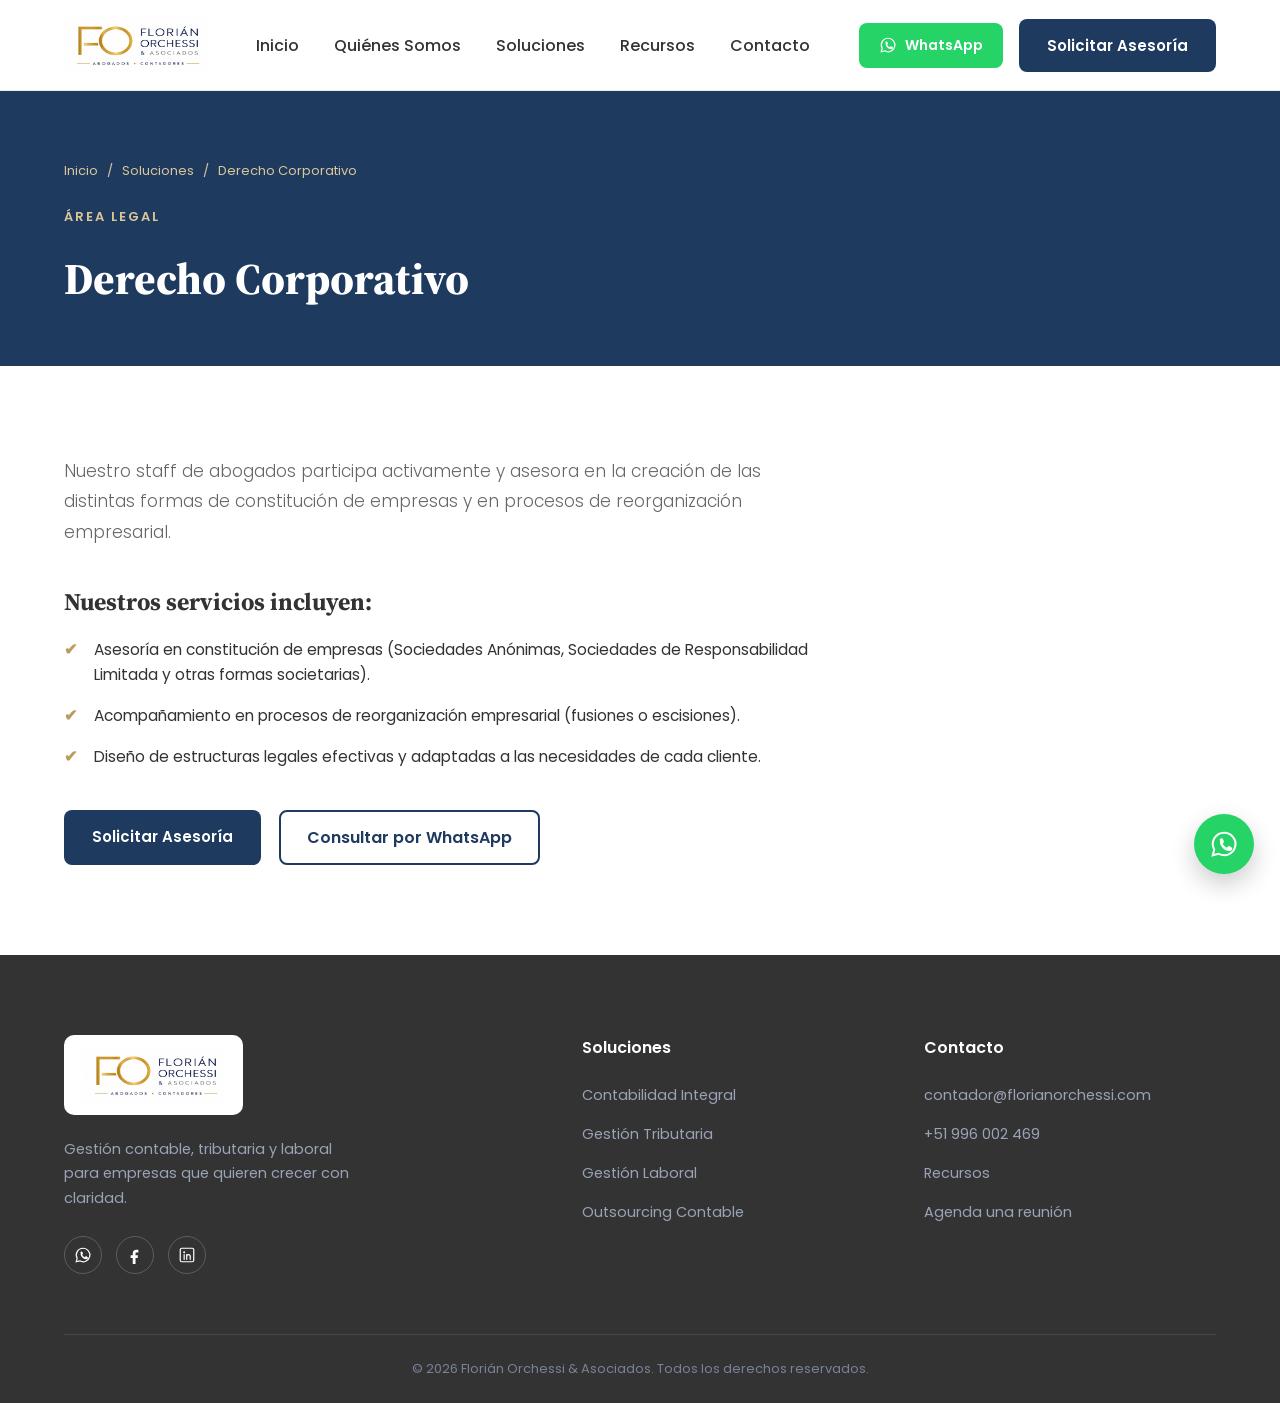
<file: derecho-corporativo.html>
<!DOCTYPE html>
<html lang="es">

<head>

    <meta charset="UTF-8">

    <meta name="viewport" content="width=device-width, initial-scale=1.0">

    <title>Derecho Corporativo | Florián Orchessi &amp; Asociados</title>

    <meta name="description" content="Asesoría legal en constitución de empresas y reorganización empresarial, con estructuras legales adaptadas a las necesidades de cada cliente.">

    <link rel="preconnect" href="https://fonts.googleapis.com">

    <link rel="preconnect" href="https://fonts.gstatic.com" crossorigin>

    <link href="https://fonts.googleapis.com/css2?family=Poppins:wght@300;400;500;600;700;800&family=Source+Serif+4:opsz,wght@8..60,500;8..60,600;8..60,700&display=swap" rel="stylesheet">

    <link rel="stylesheet" href="style.css">

    <style>
        /* Estilos exclusivos de esta página de servicio (no afectan al resto del sitio) */
        .contenido-servicio{
            padding:90px 0;
        }
        .contenido-servicio .intro{
            font-size:17px;
            font-weight:300;
            color:var(--gris);
            line-height:1.8;
            max-width:760px;
            margin-bottom:40px;
        }
        .contenido-servicio h2{
            font-size:24px;
            font-weight:700;
            margin-bottom:22px;
        }
        .contenido-servicio ul{
            list-style:none;
            display:grid;
            gap:16px;
            max-width:760px;
            margin-bottom:40px;
        }
        .contenido-servicio ul li{
            position:relative;
            padding-left:30px;
            font-size:15.5px;
            color:var(--tinta);
            line-height:1.6;
        }
        .contenido-servicio ul li::before{
            content:"✔";
            position:absolute;
            left:0;
            top:0;
            color:var(--dorado);
            font-weight:700;
        }
    </style>

</head>

<body>
    <header>

        <div class="container">

            <nav class="navbar">

                <a href="index.html" class="logo">
                    <img src="logo.png" alt="Florián Orchessi &amp; Asociados - Abogados y Contadores">
                </a>
                <ul class="menu">

                    <li><a href="index.html">Inicio</a></li>

                    <li><a href="quienes-somos.html">Quiénes Somos</a></li>

                    <li><a href="index.html#soluciones">Soluciones</a></li>

                    <li><a href="recursos.html" target="_blank" rel="noopener">Recursos</a></li>

                    <li><a href="index.html#contacto">Contacto</a></li>

                </ul>

                <div class="acciones-nav">

                    <a href="https://wa.me/51996002469?text=Hola%2C%20quiero%20consultar%20sobre%20sus%20servicios%20contables" target="_blank" rel="noopener" class="btn-whatsapp-nav">
                        <svg viewBox="0 0 24 24"><path d="M12 3a9 9 0 0 0-7.8 13.4L3 21l4.7-1.2A9 9 0 1 0 12 3Z" fill="none" stroke="currentColor" stroke-width="1.6"/><path d="M8.5 8.7c.2-.7 1-1.4 1.7-1.3.4 0 .8.3 1.1 1l.6 1.3c.2.4.1.8-.2 1.1l-.5.6c-.2.2-.2.5 0 .8.6 1 1.6 2 2.6 2.5.3.2.6.1.8-.1l.6-.6c.3-.3.7-.4 1.1-.2l1.3.6c.6.3 1 .7 1 1.2.1.8-.6 1.5-1.3 1.8-1.9.7-4.3-.2-6.1-2-1.8-1.8-2.8-4.1-2.2-5.9Z" fill="currentColor"/></svg>
                        <span>WhatsApp</span>
                    </a>

                    <a href="index.html#contacto" class="btn-principal">

                        Solicitar Asesoría

                    </a>

                </div>

                <button type="button" class="btn-menu-movil" aria-label="Abrir menú" aria-expanded="false">
                    <span></span><span></span><span></span>
                </button>

            </nav>

        </div>
    </header>

    <!-- ================= BANNER ================= -->
    <section class="banner-interno">
        <div class="container">
            <p class="migas"><a href="index.html">Inicio</a> <span>/</span> <a href="index.html#soluciones">Soluciones</a> <span>/</span> Derecho Corporativo</p>
            <span class="eyebrow eyebrow-claro">Área legal</span>
            <h1>Derecho Corporativo</h1>
        </div>
    </section>

    <!-- ================= CONTENIDO DEL SERVICIO ================= -->
    <section class="contenido-servicio">
        <div class="container">

            <p class="intro">Nuestro staff de abogados participa activamente y asesora en la creación de las distintas formas de constitución de empresas y en procesos de reorganización empresarial.</p>

            <h2>Nuestros servicios incluyen:</h2>

            <ul>
                <li>Asesoría en constitución de empresas (Sociedades Anónimas, Sociedades de Responsabilidad Limitada y otras formas societarias).</li>
                <li>Acompañamiento en procesos de reorganización empresarial (fusiones o escisiones).</li>
                <li>Diseño de estructuras legales efectivas y adaptadas a las necesidades de cada cliente.</li>
            </ul>

            <div class="hero-cta">
                <a href="index.html#contacto" class="btn-principal">Solicitar Asesoría</a>
                <a href="https://wa.me/51996002469?text=Hola%2C%20quiero%20consultar%20sobre%20Derecho%20Corporativo" target="_blank" rel="noopener" class="btn-secundario">Consultar por WhatsApp</a>
            </div>

        </div>
    </section>

    <!-- ================= FOOTER ================= -->
    <footer>
        <div class="container footer-grid">

            <div class="footer-marca">
                <div class="logo logo-footer">
                    <img src="logo.png" alt="Florián Orchessi &amp; Asociados - Abogados y Contadores">
                </div>
                <p>Gestión contable, tributaria y laboral para empresas que quieren crecer con claridad.</p>

                <div class="footer-social">
                    <a href="https://wa.me/51996002469" target="_blank" rel="noopener" aria-label="WhatsApp">
                        <svg viewBox="0 0 24 24"><path d="M12 3a9 9 0 0 0-7.8 13.4L3 21l4.7-1.2A9 9 0 1 0 12 3Z" fill="none" stroke="currentColor" stroke-width="1.6"/><path d="M8.5 8.7c.2-.7 1-1.4 1.7-1.3.4 0 .8.3 1.1 1l.6 1.3c.2.4.1.8-.2 1.1l-.5.6c-.2.2-.2.5 0 .8.6 1 1.6 2 2.6 2.5.3.2.6.1.8-.1l.6-.6c.3-.3.7-.4 1.1-.2l1.3.6c.6.3 1 .7 1 1.2.1.8-.6 1.5-1.3 1.8-1.9.7-4.3-.2-6.1-2-1.8-1.8-2.8-4.1-2.2-5.9Z" fill="currentColor"/></svg>
                    </a>
                    <a href="#" aria-label="Facebook">
                        <svg viewBox="0 0 24 24"><path d="M14 8.5h2.5V5.2c-.5-.1-1.6-.2-2.8-.2-2.8 0-4.7 1.7-4.7 4.9v2.4H6.2v3.6H9v8.1h3.7v-8.1h2.8l.4-3.6h-3.2V10c0-1 .3-1.5 1.3-1.5Z" fill="currentColor"/></svg>
                    </a>
                    <a href="#" aria-label="LinkedIn">
                        <svg viewBox="0 0 24 24"><rect x="3" y="3" width="18" height="18" rx="2" fill="none" stroke="currentColor" stroke-width="1.6"/><circle cx="8.2" cy="8.2" r="1.3" fill="currentColor"/><path d="M8.2 11.5v6.3M11.6 11.5v6.3M11.6 14.2c0-1.6 1-2.7 2.4-2.7s2.3 1 2.3 2.7v3.6" stroke="currentColor" stroke-width="1.6" fill="none" stroke-linecap="round"/></svg>
                    </a>
                </div>
            </div>

            <div class="footer-col">
                <h4>Soluciones</h4>
                <ul>
                    <li><a href="index.html#soluciones">Contabilidad Integral</a></li>
                    <li><a href="index.html#soluciones">Gestión Tributaria</a></li>
                    <li><a href="index.html#soluciones">Gestión Laboral</a></li>
                    <li><a href="index.html#soluciones">Outsourcing Contable</a></li>
                </ul>
            </div>

            <div class="footer-col">
                <h4>Contacto</h4>
                <ul>
                    <li><a href="mailto:contador@florianorchessi.com">contador@florianorchessi.com</a></li>
                    <li><a href="https://wa.me/51996002469" target="_blank" rel="noopener">+51 996 002 469</a></li>
                    <li><a href="recursos.html">Recursos</a></li>
                    <li><a href="index.html#contacto">Agenda una reunión</a></li>
                </ul>
            </div>

        </div>

        <div class="footer-bottom">
            <div class="container">
                <p>© 2026 Florián Orchessi &amp; Asociados. Todos los derechos reservados.</p>
            </div>
        </div>
    </footer>

    <!-- ================= WHATSAPP FLOTANTE ================= -->
    <a href="https://wa.me/51996002469?text=Hola%2C%20quiero%20más%20información%20sobre%20sus%20servicios%20contables"
       class="whatsapp-flotante" target="_blank" rel="noopener" aria-label="Escríbenos por WhatsApp">
        <svg viewBox="0 0 24 24"><path d="M12 3a9 9 0 0 0-7.8 13.4L3 21l4.7-1.2A9 9 0 1 0 12 3Z" fill="none" stroke="currentColor" stroke-width="1.6"/><path d="M8.5 8.7c.2-.7 1-1.4 1.7-1.3.4 0 .8.3 1.1 1l.6 1.3c.2.4.1.8-.2 1.1l-.5.6c-.2.2-.2.5 0 .8.6 1 1.6 2 2.6 2.5.3.2.6.1.8-.1l.6-.6c.3-.3.7-.4 1.1-.2l1.3.6c.6.3 1 .7 1 1.2.1.8-.6 1.5-1.3 1.8-1.9.7-4.3-.2-6.1-2-1.8-1.8-2.8-4.1-2.2-5.9Z" fill="currentColor"/></svg>
    </a>

    <script src="script.js"></script>

</body>

</html>
</file>
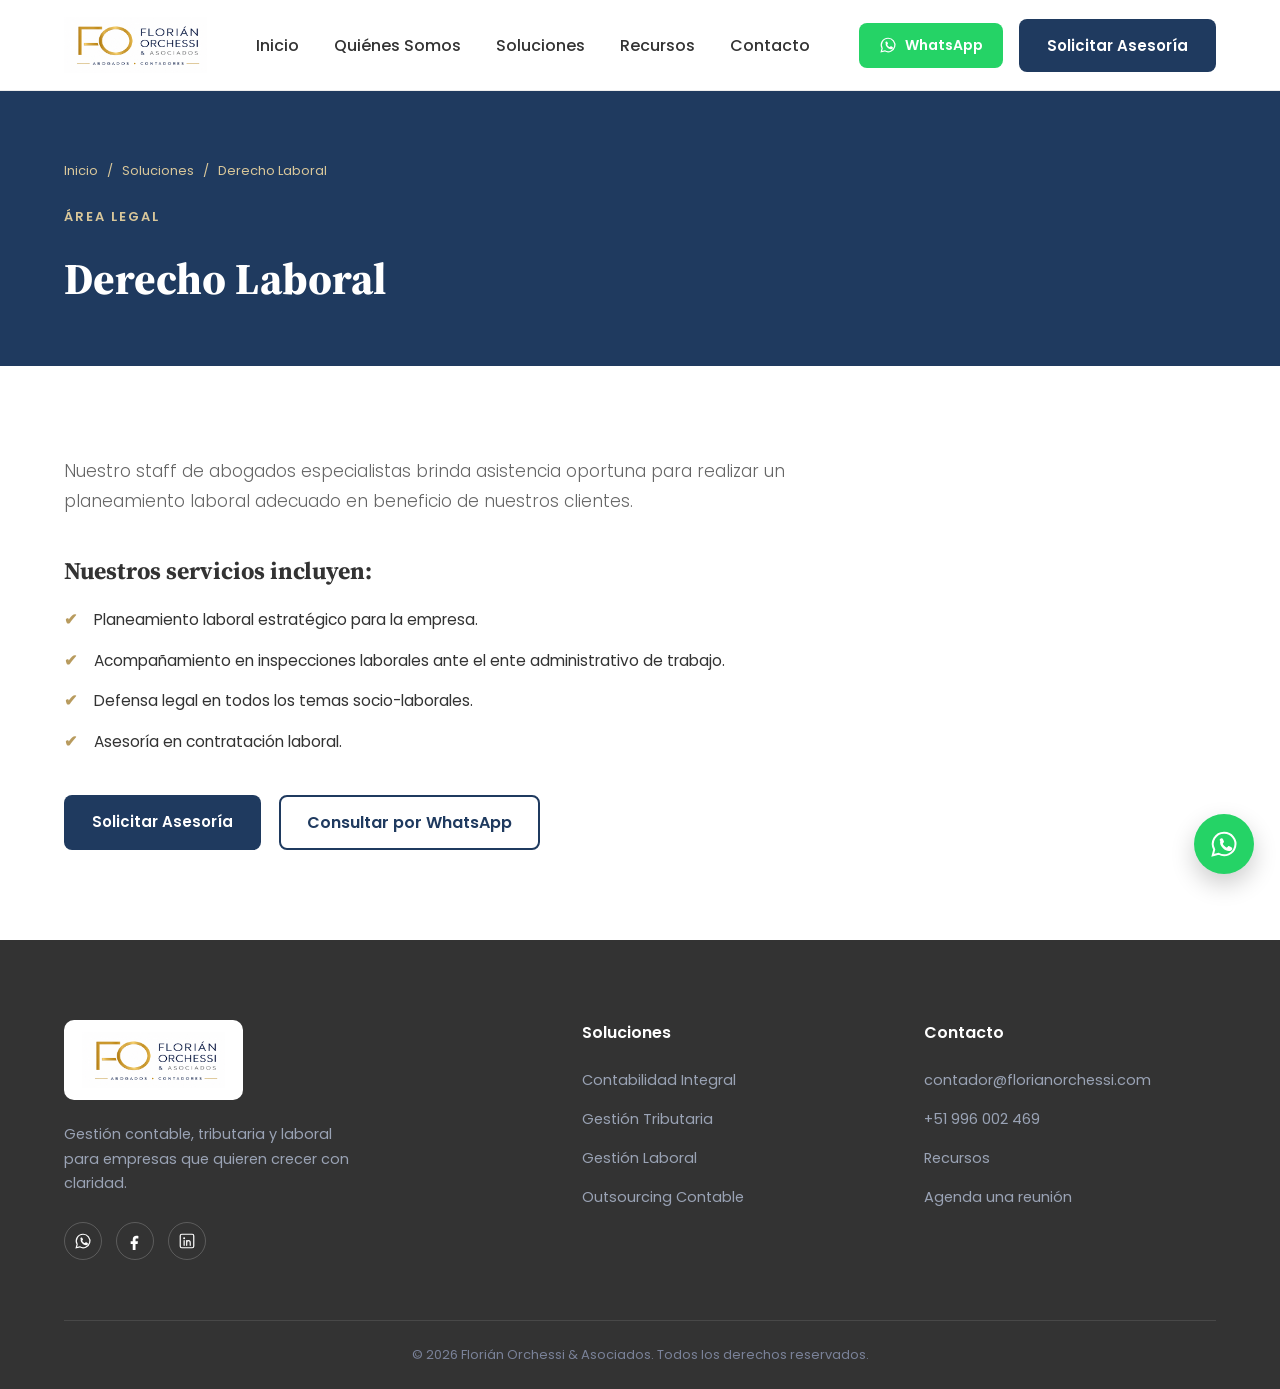
<file: derecho-laboral.html>
<!DOCTYPE html>
<html lang="es">

<head>

    <meta charset="UTF-8">

    <meta name="viewport" content="width=device-width, initial-scale=1.0">

    <title>Derecho Laboral | Florián Orchessi &amp; Asociados</title>

    <meta name="description" content="Asesoría legal en planeamiento laboral, inspecciones ante la autoridad de trabajo, defensa legal socio-laboral y contratación laboral.">

    <link rel="preconnect" href="https://fonts.googleapis.com">

    <link rel="preconnect" href="https://fonts.gstatic.com" crossorigin>

    <link href="https://fonts.googleapis.com/css2?family=Poppins:wght@300;400;500;600;700;800&family=Source+Serif+4:opsz,wght@8..60,500;8..60,600;8..60,700&display=swap" rel="stylesheet">

    <link rel="stylesheet" href="style.css">

    <style>
        /* Estilos exclusivos de esta página de servicio (no afectan al resto del sitio) */
        .contenido-servicio{
            padding:90px 0;
        }
        .contenido-servicio .intro{
            font-size:17px;
            font-weight:300;
            color:var(--gris);
            line-height:1.8;
            max-width:760px;
            margin-bottom:40px;
        }
        .contenido-servicio h2{
            font-size:24px;
            font-weight:700;
            margin-bottom:22px;
        }
        .contenido-servicio ul{
            list-style:none;
            display:grid;
            gap:16px;
            max-width:760px;
            margin-bottom:40px;
        }
        .contenido-servicio ul li{
            position:relative;
            padding-left:30px;
            font-size:15.5px;
            color:var(--tinta);
            line-height:1.6;
        }
        .contenido-servicio ul li::before{
            content:"✔";
            position:absolute;
            left:0;
            top:0;
            color:var(--dorado);
            font-weight:700;
        }
    </style>

</head>

<body>
    <header>

        <div class="container">

            <nav class="navbar">

                <a href="index.html" class="logo">
                    <img src="logo.png" alt="Florián Orchessi &amp; Asociados - Abogados y Contadores">
                </a>
                <ul class="menu">

                    <li><a href="index.html">Inicio</a></li>

                    <li><a href="quienes-somos.html">Quiénes Somos</a></li>

                    <li><a href="index.html#soluciones">Soluciones</a></li>

                    <li><a href="recursos.html" target="_blank" rel="noopener">Recursos</a></li>

                    <li><a href="index.html#contacto">Contacto</a></li>

                </ul>

                <div class="acciones-nav">

                    <a href="https://wa.me/51996002469?text=Hola%2C%20quiero%20consultar%20sobre%20sus%20servicios%20contables" target="_blank" rel="noopener" class="btn-whatsapp-nav">
                        <svg viewBox="0 0 24 24"><path d="M12 3a9 9 0 0 0-7.8 13.4L3 21l4.7-1.2A9 9 0 1 0 12 3Z" fill="none" stroke="currentColor" stroke-width="1.6"/><path d="M8.5 8.7c.2-.7 1-1.4 1.7-1.3.4 0 .8.3 1.1 1l.6 1.3c.2.4.1.8-.2 1.1l-.5.6c-.2.2-.2.5 0 .8.6 1 1.6 2 2.6 2.5.3.2.6.1.8-.1l.6-.6c.3-.3.7-.4 1.1-.2l1.3.6c.6.3 1 .7 1 1.2.1.8-.6 1.5-1.3 1.8-1.9.7-4.3-.2-6.1-2-1.8-1.8-2.8-4.1-2.2-5.9Z" fill="currentColor"/></svg>
                        <span>WhatsApp</span>
                    </a>

                    <a href="index.html#contacto" class="btn-principal">

                        Solicitar Asesoría

                    </a>

                </div>

                <button type="button" class="btn-menu-movil" aria-label="Abrir menú" aria-expanded="false">
                    <span></span><span></span><span></span>
                </button>

            </nav>

        </div>
    </header>

    <!-- ================= BANNER ================= -->
    <section class="banner-interno">
        <div class="container">
            <p class="migas"><a href="index.html">Inicio</a> <span>/</span> <a href="index.html#soluciones">Soluciones</a> <span>/</span> Derecho Laboral</p>
            <span class="eyebrow eyebrow-claro">Área legal</span>
            <h1>Derecho Laboral</h1>
        </div>
    </section>

    <!-- ================= CONTENIDO DEL SERVICIO ================= -->
    <section class="contenido-servicio">
        <div class="container">

            <p class="intro">Nuestro staff de abogados especialistas brinda asistencia oportuna para realizar un planeamiento laboral adecuado en beneficio de nuestros clientes.</p>

            <h2>Nuestros servicios incluyen:</h2>

            <ul>
                <li>Planeamiento laboral estratégico para la empresa.</li>
                <li>Acompañamiento en inspecciones laborales ante el ente administrativo de trabajo.</li>
                <li>Defensa legal en todos los temas socio-laborales.</li>
                <li>Asesoría en contratación laboral.</li>
            </ul>

            <div class="hero-cta">
                <a href="index.html#contacto" class="btn-principal">Solicitar Asesoría</a>
                <a href="https://wa.me/51996002469?text=Hola%2C%20quiero%20consultar%20sobre%20Derecho%20Laboral" target="_blank" rel="noopener" class="btn-secundario">Consultar por WhatsApp</a>
            </div>

        </div>
    </section>

    <!-- ================= FOOTER ================= -->
    <footer>
        <div class="container footer-grid">

            <div class="footer-marca">
                <div class="logo logo-footer">
                    <img src="logo.png" alt="Florián Orchessi &amp; Asociados - Abogados y Contadores">
                </div>
                <p>Gestión contable, tributaria y laboral para empresas que quieren crecer con claridad.</p>

                <div class="footer-social">
                    <a href="https://wa.me/51996002469" target="_blank" rel="noopener" aria-label="WhatsApp">
                        <svg viewBox="0 0 24 24"><path d="M12 3a9 9 0 0 0-7.8 13.4L3 21l4.7-1.2A9 9 0 1 0 12 3Z" fill="none" stroke="currentColor" stroke-width="1.6"/><path d="M8.5 8.7c.2-.7 1-1.4 1.7-1.3.4 0 .8.3 1.1 1l.6 1.3c.2.4.1.8-.2 1.1l-.5.6c-.2.2-.2.5 0 .8.6 1 1.6 2 2.6 2.5.3.2.6.1.8-.1l.6-.6c.3-.3.7-.4 1.1-.2l1.3.6c.6.3 1 .7 1 1.2.1.8-.6 1.5-1.3 1.8-1.9.7-4.3-.2-6.1-2-1.8-1.8-2.8-4.1-2.2-5.9Z" fill="currentColor"/></svg>
                    </a>
                    <a href="#" aria-label="Facebook">
                        <svg viewBox="0 0 24 24"><path d="M14 8.5h2.5V5.2c-.5-.1-1.6-.2-2.8-.2-2.8 0-4.7 1.7-4.7 4.9v2.4H6.2v3.6H9v8.1h3.7v-8.1h2.8l.4-3.6h-3.2V10c0-1 .3-1.5 1.3-1.5Z" fill="currentColor"/></svg>
                    </a>
                    <a href="#" aria-label="LinkedIn">
                        <svg viewBox="0 0 24 24"><rect x="3" y="3" width="18" height="18" rx="2" fill="none" stroke="currentColor" stroke-width="1.6"/><circle cx="8.2" cy="8.2" r="1.3" fill="currentColor"/><path d="M8.2 11.5v6.3M11.6 11.5v6.3M11.6 14.2c0-1.6 1-2.7 2.4-2.7s2.3 1 2.3 2.7v3.6" stroke="currentColor" stroke-width="1.6" fill="none" stroke-linecap="round"/></svg>
                    </a>
                </div>
            </div>

            <div class="footer-col">
                <h4>Soluciones</h4>
                <ul>
                    <li><a href="index.html#soluciones">Contabilidad Integral</a></li>
                    <li><a href="index.html#soluciones">Gestión Tributaria</a></li>
                    <li><a href="index.html#soluciones">Gestión Laboral</a></li>
                    <li><a href="index.html#soluciones">Outsourcing Contable</a></li>
                </ul>
            </div>

            <div class="footer-col">
                <h4>Contacto</h4>
                <ul>
                    <li><a href="mailto:contador@florianorchessi.com">contador@florianorchessi.com</a></li>
                    <li><a href="https://wa.me/51996002469" target="_blank" rel="noopener">+51 996 002 469</a></li>
                    <li><a href="recursos.html">Recursos</a></li>
                    <li><a href="index.html#contacto">Agenda una reunión</a></li>
                </ul>
            </div>

        </div>

        <div class="footer-bottom">
            <div class="container">
                <p>© 2026 Florián Orchessi &amp; Asociados. Todos los derechos reservados.</p>
            </div>
        </div>
    </footer>

    <!-- ================= WHATSAPP FLOTANTE ================= -->
    <a href="https://wa.me/51996002469?text=Hola%2C%20quiero%20más%20información%20sobre%20sus%20servicios%20contables"
       class="whatsapp-flotante" target="_blank" rel="noopener" aria-label="Escríbenos por WhatsApp">
        <svg viewBox="0 0 24 24"><path d="M12 3a9 9 0 0 0-7.8 13.4L3 21l4.7-1.2A9 9 0 1 0 12 3Z" fill="none" stroke="currentColor" stroke-width="1.6"/><path d="M8.5 8.7c.2-.7 1-1.4 1.7-1.3.4 0 .8.3 1.1 1l.6 1.3c.2.4.1.8-.2 1.1l-.5.6c-.2.2-.2.5 0 .8.6 1 1.6 2 2.6 2.5.3.2.6.1.8-.1l.6-.6c.3-.3.7-.4 1.1-.2l1.3.6c.6.3 1 .7 1 1.2.1.8-.6 1.5-1.3 1.8-1.9.7-4.3-.2-6.1-2-1.8-1.8-2.8-4.1-2.2-5.9Z" fill="currentColor"/></svg>
    </a>

    <script src="script.js"></script>

</body>

</html>
</file>
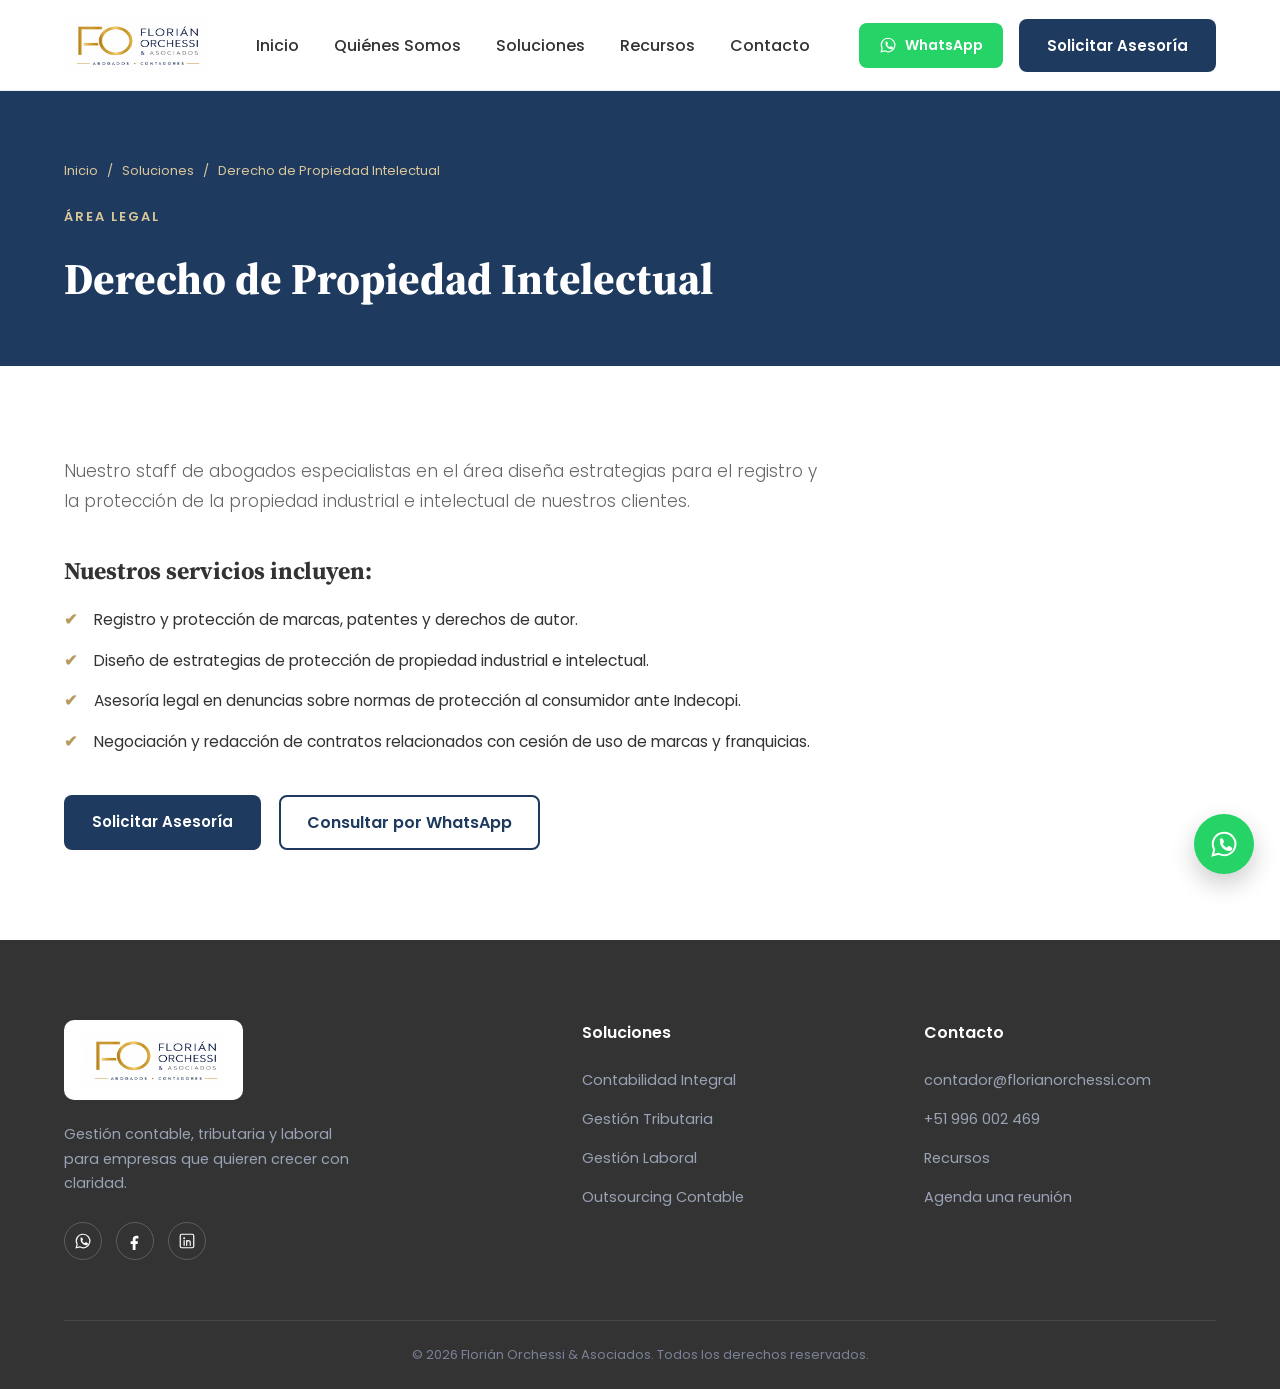
<file: derecho-propiedad-intelectual.html>
<!DOCTYPE html>
<html lang="es">

<head>

    <meta charset="UTF-8">

    <meta name="viewport" content="width=device-width, initial-scale=1.0">

    <title>Derecho de Propiedad Intelectual | Florián Orchessi &amp; Asociados</title>

    <meta name="description" content="Asesoría legal en registro y protección de marcas, patentes y derechos de autor, denuncias ante Indecopi y contratos de cesión de marcas y franquicias.">

    <link rel="preconnect" href="https://fonts.googleapis.com">

    <link rel="preconnect" href="https://fonts.gstatic.com" crossorigin>

    <link href="https://fonts.googleapis.com/css2?family=Poppins:wght@300;400;500;600;700;800&family=Source+Serif+4:opsz,wght@8..60,500;8..60,600;8..60,700&display=swap" rel="stylesheet">

    <link rel="stylesheet" href="style.css">

    <style>
        /* Estilos exclusivos de esta página de servicio (no afectan al resto del sitio) */
        .contenido-servicio{
            padding:90px 0;
        }
        .contenido-servicio .intro{
            font-size:17px;
            font-weight:300;
            color:var(--gris);
            line-height:1.8;
            max-width:760px;
            margin-bottom:40px;
        }
        .contenido-servicio h2{
            font-size:24px;
            font-weight:700;
            margin-bottom:22px;
        }
        .contenido-servicio ul{
            list-style:none;
            display:grid;
            gap:16px;
            max-width:760px;
            margin-bottom:40px;
        }
        .contenido-servicio ul li{
            position:relative;
            padding-left:30px;
            font-size:15.5px;
            color:var(--tinta);
            line-height:1.6;
        }
        .contenido-servicio ul li::before{
            content:"✔";
            position:absolute;
            left:0;
            top:0;
            color:var(--dorado);
            font-weight:700;
        }
    </style>

</head>

<body>
    <header>

        <div class="container">

            <nav class="navbar">

                <a href="index.html" class="logo">
                    <img src="logo.png" alt="Florián Orchessi &amp; Asociados - Abogados y Contadores">
                </a>
                <ul class="menu">

                    <li><a href="index.html">Inicio</a></li>

                    <li><a href="quienes-somos.html">Quiénes Somos</a></li>

                    <li><a href="index.html#soluciones">Soluciones</a></li>

                    <li><a href="recursos.html" target="_blank" rel="noopener">Recursos</a></li>

                    <li><a href="index.html#contacto">Contacto</a></li>

                </ul>

                <div class="acciones-nav">

                    <a href="https://wa.me/51996002469?text=Hola%2C%20quiero%20consultar%20sobre%20sus%20servicios%20contables" target="_blank" rel="noopener" class="btn-whatsapp-nav">
                        <svg viewBox="0 0 24 24"><path d="M12 3a9 9 0 0 0-7.8 13.4L3 21l4.7-1.2A9 9 0 1 0 12 3Z" fill="none" stroke="currentColor" stroke-width="1.6"/><path d="M8.5 8.7c.2-.7 1-1.4 1.7-1.3.4 0 .8.3 1.1 1l.6 1.3c.2.4.1.8-.2 1.1l-.5.6c-.2.2-.2.5 0 .8.6 1 1.6 2 2.6 2.5.3.2.6.1.8-.1l.6-.6c.3-.3.7-.4 1.1-.2l1.3.6c.6.3 1 .7 1 1.2.1.8-.6 1.5-1.3 1.8-1.9.7-4.3-.2-6.1-2-1.8-1.8-2.8-4.1-2.2-5.9Z" fill="currentColor"/></svg>
                        <span>WhatsApp</span>
                    </a>

                    <a href="index.html#contacto" class="btn-principal">

                        Solicitar Asesoría

                    </a>

                </div>

                <button type="button" class="btn-menu-movil" aria-label="Abrir menú" aria-expanded="false">
                    <span></span><span></span><span></span>
                </button>

            </nav>

        </div>
    </header>

    <!-- ================= BANNER ================= -->
    <section class="banner-interno">
        <div class="container">
            <p class="migas"><a href="index.html">Inicio</a> <span>/</span> <a href="index.html#soluciones">Soluciones</a> <span>/</span> Derecho de Propiedad Intelectual</p>
            <span class="eyebrow eyebrow-claro">Área legal</span>
            <h1>Derecho de Propiedad Intelectual</h1>
        </div>
    </section>

    <!-- ================= CONTENIDO DEL SERVICIO ================= -->
    <section class="contenido-servicio">
        <div class="container">

            <p class="intro">Nuestro staff de abogados especialistas en el área diseña estrategias para el registro y la protección de la propiedad industrial e intelectual de nuestros clientes.</p>

            <h2>Nuestros servicios incluyen:</h2>

            <ul>
                <li>Registro y protección de marcas, patentes y derechos de autor.</li>
                <li>Diseño de estrategias de protección de propiedad industrial e intelectual.</li>
                <li>Asesoría legal en denuncias sobre normas de protección al consumidor ante Indecopi.</li>
                <li>Negociación y redacción de contratos relacionados con cesión de uso de marcas y franquicias.</li>
            </ul>

            <div class="hero-cta">
                <a href="index.html#contacto" class="btn-principal">Solicitar Asesoría</a>
                <a href="https://wa.me/51996002469?text=Hola%2C%20quiero%20consultar%20sobre%20Derecho%20de%20Propiedad%20Intelectual" target="_blank" rel="noopener" class="btn-secundario">Consultar por WhatsApp</a>
            </div>

        </div>
    </section>

    <!-- ================= FOOTER ================= -->
    <footer>
        <div class="container footer-grid">

            <div class="footer-marca">
                <div class="logo logo-footer">
                    <img src="logo.png" alt="Florián Orchessi &amp; Asociados - Abogados y Contadores">
                </div>
                <p>Gestión contable, tributaria y laboral para empresas que quieren crecer con claridad.</p>

                <div class="footer-social">
                    <a href="https://wa.me/51996002469" target="_blank" rel="noopener" aria-label="WhatsApp">
                        <svg viewBox="0 0 24 24"><path d="M12 3a9 9 0 0 0-7.8 13.4L3 21l4.7-1.2A9 9 0 1 0 12 3Z" fill="none" stroke="currentColor" stroke-width="1.6"/><path d="M8.5 8.7c.2-.7 1-1.4 1.7-1.3.4 0 .8.3 1.1 1l.6 1.3c.2.4.1.8-.2 1.1l-.5.6c-.2.2-.2.5 0 .8.6 1 1.6 2 2.6 2.5.3.2.6.1.8-.1l.6-.6c.3-.3.7-.4 1.1-.2l1.3.6c.6.3 1 .7 1 1.2.1.8-.6 1.5-1.3 1.8-1.9.7-4.3-.2-6.1-2-1.8-1.8-2.8-4.1-2.2-5.9Z" fill="currentColor"/></svg>
                    </a>
                    <a href="#" aria-label="Facebook">
                        <svg viewBox="0 0 24 24"><path d="M14 8.5h2.5V5.2c-.5-.1-1.6-.2-2.8-.2-2.8 0-4.7 1.7-4.7 4.9v2.4H6.2v3.6H9v8.1h3.7v-8.1h2.8l.4-3.6h-3.2V10c0-1 .3-1.5 1.3-1.5Z" fill="currentColor"/></svg>
                    </a>
                    <a href="#" aria-label="LinkedIn">
                        <svg viewBox="0 0 24 24"><rect x="3" y="3" width="18" height="18" rx="2" fill="none" stroke="currentColor" stroke-width="1.6"/><circle cx="8.2" cy="8.2" r="1.3" fill="currentColor"/><path d="M8.2 11.5v6.3M11.6 11.5v6.3M11.6 14.2c0-1.6 1-2.7 2.4-2.7s2.3 1 2.3 2.7v3.6" stroke="currentColor" stroke-width="1.6" fill="none" stroke-linecap="round"/></svg>
                    </a>
                </div>
            </div>

            <div class="footer-col">
                <h4>Soluciones</h4>
                <ul>
                    <li><a href="index.html#soluciones">Contabilidad Integral</a></li>
                    <li><a href="index.html#soluciones">Gestión Tributaria</a></li>
                    <li><a href="index.html#soluciones">Gestión Laboral</a></li>
                    <li><a href="index.html#soluciones">Outsourcing Contable</a></li>
                </ul>
            </div>

            <div class="footer-col">
                <h4>Contacto</h4>
                <ul>
                    <li><a href="mailto:contador@florianorchessi.com">contador@florianorchessi.com</a></li>
                    <li><a href="https://wa.me/51996002469" target="_blank" rel="noopener">+51 996 002 469</a></li>
                    <li><a href="recursos.html">Recursos</a></li>
                    <li><a href="index.html#contacto">Agenda una reunión</a></li>
                </ul>
            </div>

        </div>

        <div class="footer-bottom">
            <div class="container">
                <p>© 2026 Florián Orchessi &amp; Asociados. Todos los derechos reservados.</p>
            </div>
        </div>
    </footer>

    <!-- ================= WHATSAPP FLOTANTE ================= -->
    <a href="https://wa.me/51996002469?text=Hola%2C%20quiero%20más%20información%20sobre%20sus%20servicios%20contables"
       class="whatsapp-flotante" target="_blank" rel="noopener" aria-label="Escríbenos por WhatsApp">
        <svg viewBox="0 0 24 24"><path d="M12 3a9 9 0 0 0-7.8 13.4L3 21l4.7-1.2A9 9 0 1 0 12 3Z" fill="none" stroke="currentColor" stroke-width="1.6"/><path d="M8.5 8.7c.2-.7 1-1.4 1.7-1.3.4 0 .8.3 1.1 1l.6 1.3c.2.4.1.8-.2 1.1l-.5.6c-.2.2-.2.5 0 .8.6 1 1.6 2 2.6 2.5.3.2.6.1.8-.1l.6-.6c.3-.3.7-.4 1.1-.2l1.3.6c.6.3 1 .7 1 1.2.1.8-.6 1.5-1.3 1.8-1.9.7-4.3-.2-6.1-2-1.8-1.8-2.8-4.1-2.2-5.9Z" fill="currentColor"/></svg>
    </a>

    <script src="script.js"></script>

</body>

</html>
</file>
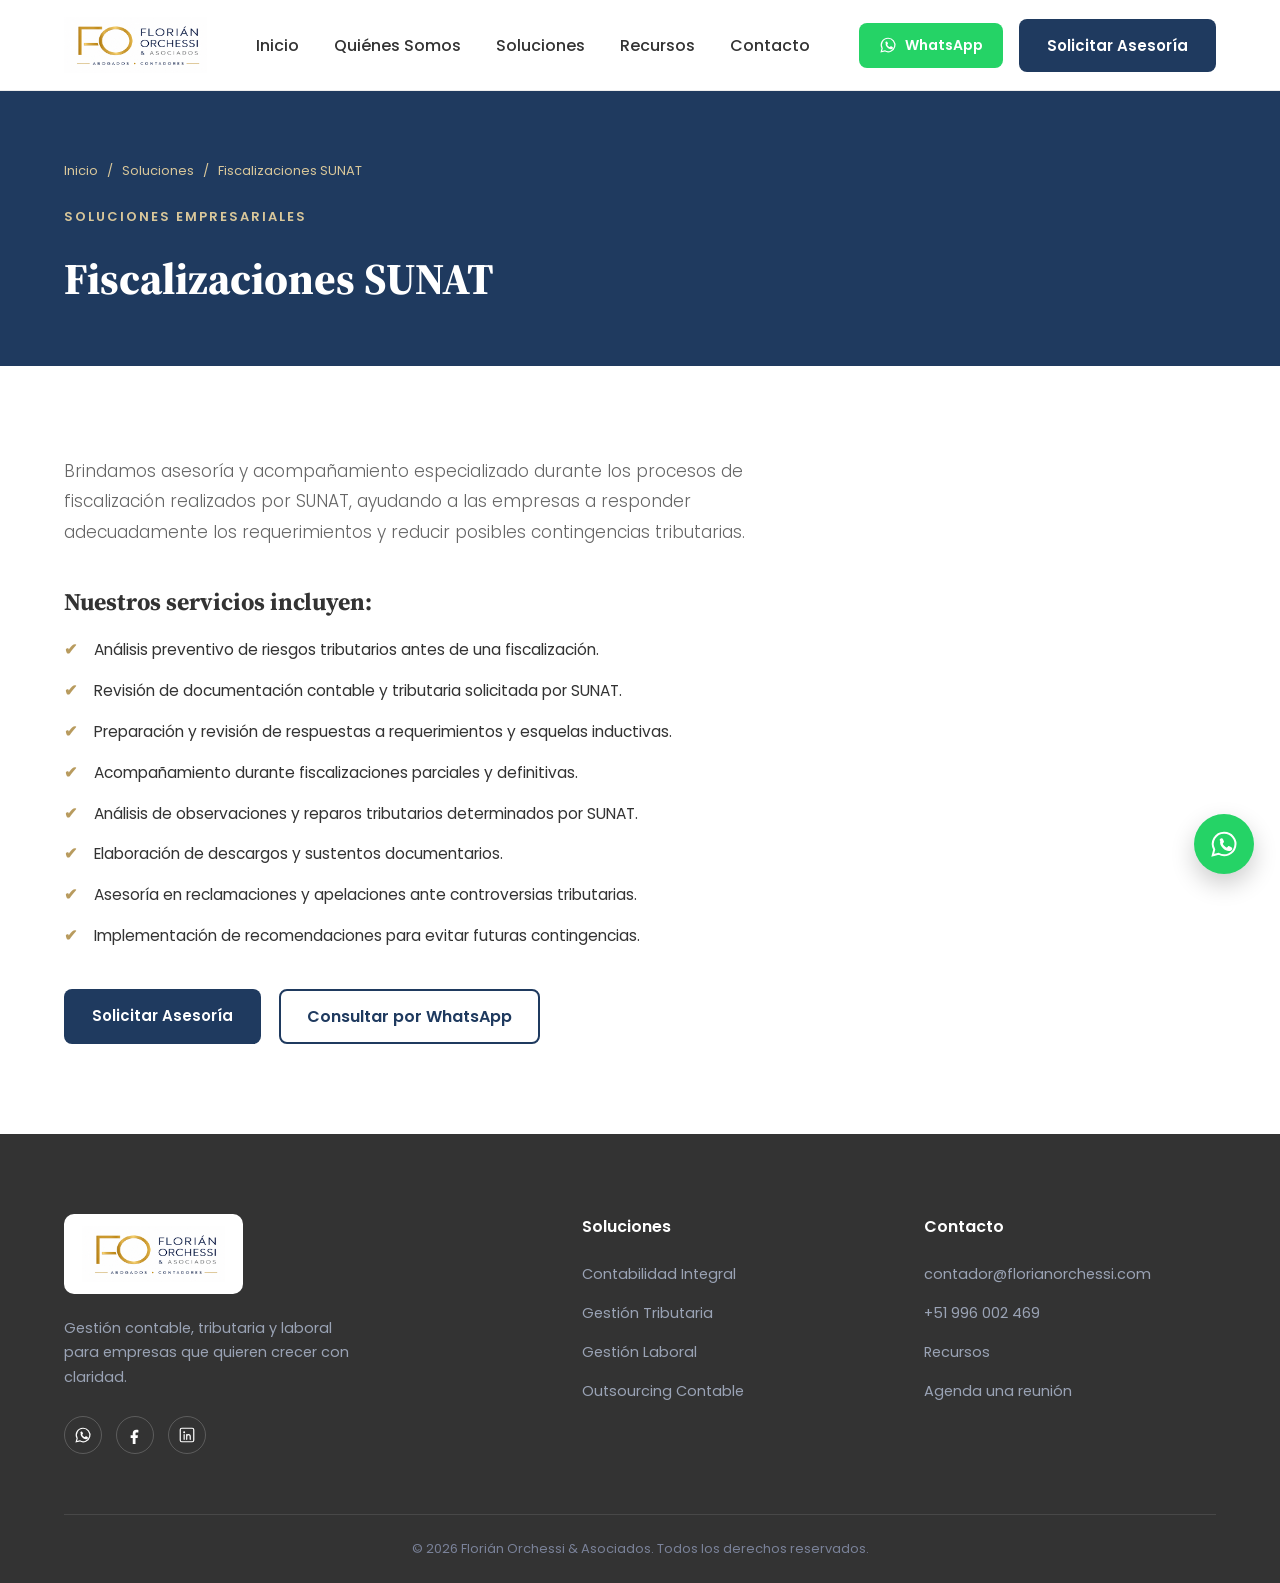
<file: fiscalizaciones-sunat.html>
<!DOCTYPE html>
<html lang="es">

<head>

    <meta charset="UTF-8">

    <meta name="viewport" content="width=device-width, initial-scale=1.0">

    <title>Fiscalizaciones SUNAT | Florián Orchessi &amp; Asociados</title>

    <meta name="description" content="Representación y acompañamiento profesional frente a requerimientos y fiscalizaciones de SUNAT y SUNAFIL.">

    <link rel="preconnect" href="https://fonts.googleapis.com">

    <link rel="preconnect" href="https://fonts.gstatic.com" crossorigin>

    <link href="https://fonts.googleapis.com/css2?family=Poppins:wght@300;400;500;600;700;800&family=Source+Serif+4:opsz,wght@8..60,500;8..60,600;8..60,700&display=swap" rel="stylesheet">

    <link rel="stylesheet" href="style.css">

    <style>
        /* Estilos exclusivos de esta página de servicio (no afectan al resto del sitio) */
        .contenido-servicio{
            padding:90px 0;
        }
        .contenido-servicio .intro{
            font-size:17px;
            font-weight:300;
            color:var(--gris);
            line-height:1.8;
            max-width:760px;
            margin-bottom:40px;
        }
        .contenido-servicio h2{
            font-size:24px;
            font-weight:700;
            margin-bottom:22px;
        }
        .contenido-servicio ul{
            list-style:none;
            display:grid;
            gap:16px;
            max-width:760px;
            margin-bottom:40px;
        }
        .contenido-servicio ul li{
            position:relative;
            padding-left:30px;
            font-size:15.5px;
            color:var(--tinta);
            line-height:1.6;
        }
        .contenido-servicio ul li::before{
            content:"✔";
            position:absolute;
            left:0;
            top:0;
            color:var(--dorado);
            font-weight:700;
        }
    </style>

</head>

<body>
    <header>

        <div class="container">

            <nav class="navbar">

                <a href="index.html" class="logo">
                    <img src="logo.png" alt="Florián Orchessi &amp; Asociados - Abogados y Contadores">
                </a>
                <ul class="menu">

                    <li><a href="index.html">Inicio</a></li>

                    <li><a href="quienes-somos.html">Quiénes Somos</a></li>

                    <li><a href="index.html#soluciones">Soluciones</a></li>

                    <li><a href="recursos.html" target="_blank" rel="noopener">Recursos</a></li>

                    <li><a href="index.html#contacto">Contacto</a></li>

                </ul>

                <div class="acciones-nav">

                    <a href="https://wa.me/51996002469?text=Hola%2C%20quiero%20consultar%20sobre%20sus%20servicios%20contables" target="_blank" rel="noopener" class="btn-whatsapp-nav">
                        <svg viewBox="0 0 24 24"><path d="M12 3a9 9 0 0 0-7.8 13.4L3 21l4.7-1.2A9 9 0 1 0 12 3Z" fill="none" stroke="currentColor" stroke-width="1.6"/><path d="M8.5 8.7c.2-.7 1-1.4 1.7-1.3.4 0 .8.3 1.1 1l.6 1.3c.2.4.1.8-.2 1.1l-.5.6c-.2.2-.2.5 0 .8.6 1 1.6 2 2.6 2.5.3.2.6.1.8-.1l.6-.6c.3-.3.7-.4 1.1-.2l1.3.6c.6.3 1 .7 1 1.2.1.8-.6 1.5-1.3 1.8-1.9.7-4.3-.2-6.1-2-1.8-1.8-2.8-4.1-2.2-5.9Z" fill="currentColor"/></svg>
                        <span>WhatsApp</span>
                    </a>

                    <a href="index.html#contacto" class="btn-principal">

                        Solicitar Asesoría

                    </a>

                </div>

                <button type="button" class="btn-menu-movil" aria-label="Abrir menú" aria-expanded="false">
                    <span></span><span></span><span></span>
                </button>

            </nav>

        </div>
    </header>

    <!-- ================= BANNER ================= -->
    <section class="banner-interno">
        <div class="container">
            <p class="migas"><a href="index.html">Inicio</a> <span>/</span> <a href="index.html#soluciones">Soluciones</a> <span>/</span> Fiscalizaciones SUNAT</p>
            <span class="eyebrow eyebrow-claro">Soluciones empresariales</span>
            <h1>Fiscalizaciones SUNAT</h1>
        </div>
    </section>

    <!-- ================= CONTENIDO DEL SERVICIO ================= -->
    <section class="contenido-servicio">
        <div class="container">

            <p class="intro">Brindamos asesoría y acompañamiento especializado durante los procesos de fiscalización realizados por SUNAT, ayudando a las empresas a responder adecuadamente los requerimientos y reducir posibles contingencias tributarias.</p>

            <h2>Nuestros servicios incluyen:</h2>

            <ul>
                <li>Análisis preventivo de riesgos tributarios antes de una fiscalización.</li>
                <li>Revisión de documentación contable y tributaria solicitada por SUNAT.</li>
                <li>Preparación y revisión de respuestas a requerimientos y esquelas inductivas.</li>
                <li>Acompañamiento durante fiscalizaciones parciales y definitivas.</li>
                <li>Análisis de observaciones y reparos tributarios determinados por SUNAT.</li>
                <li>Elaboración de descargos y sustentos documentarios.</li>
                <li>Asesoría en reclamaciones y apelaciones ante controversias tributarias.</li>
                <li>Implementación de recomendaciones para evitar futuras contingencias.</li>
            </ul>

            <div class="hero-cta">
                <a href="index.html#contacto" class="btn-principal">Solicitar Asesoría</a>
                <a href="https://wa.me/51996002469?text=Hola%2C%20quiero%20consultar%20sobre%20Fiscalizaciones%20SUNAT" target="_blank" rel="noopener" class="btn-secundario">Consultar por WhatsApp</a>
            </div>

        </div>
    </section>

    <!-- ================= FOOTER ================= -->
    <footer>
        <div class="container footer-grid">

            <div class="footer-marca">
                <div class="logo logo-footer">
                    <img src="logo.png" alt="Florián Orchessi &amp; Asociados - Abogados y Contadores">
                </div>
                <p>Gestión contable, tributaria y laboral para empresas que quieren crecer con claridad.</p>

                <div class="footer-social">
                    <a href="https://wa.me/51996002469" target="_blank" rel="noopener" aria-label="WhatsApp">
                        <svg viewBox="0 0 24 24"><path d="M12 3a9 9 0 0 0-7.8 13.4L3 21l4.7-1.2A9 9 0 1 0 12 3Z" fill="none" stroke="currentColor" stroke-width="1.6"/><path d="M8.5 8.7c.2-.7 1-1.4 1.7-1.3.4 0 .8.3 1.1 1l.6 1.3c.2.4.1.8-.2 1.1l-.5.6c-.2.2-.2.5 0 .8.6 1 1.6 2 2.6 2.5.3.2.6.1.8-.1l.6-.6c.3-.3.7-.4 1.1-.2l1.3.6c.6.3 1 .7 1 1.2.1.8-.6 1.5-1.3 1.8-1.9.7-4.3-.2-6.1-2-1.8-1.8-2.8-4.1-2.2-5.9Z" fill="currentColor"/></svg>
                    </a>
                    <a href="#" aria-label="Facebook">
                        <svg viewBox="0 0 24 24"><path d="M14 8.5h2.5V5.2c-.5-.1-1.6-.2-2.8-.2-2.8 0-4.7 1.7-4.7 4.9v2.4H6.2v3.6H9v8.1h3.7v-8.1h2.8l.4-3.6h-3.2V10c0-1 .3-1.5 1.3-1.5Z" fill="currentColor"/></svg>
                    </a>
                    <a href="#" aria-label="LinkedIn">
                        <svg viewBox="0 0 24 24"><rect x="3" y="3" width="18" height="18" rx="2" fill="none" stroke="currentColor" stroke-width="1.6"/><circle cx="8.2" cy="8.2" r="1.3" fill="currentColor"/><path d="M8.2 11.5v6.3M11.6 11.5v6.3M11.6 14.2c0-1.6 1-2.7 2.4-2.7s2.3 1 2.3 2.7v3.6" stroke="currentColor" stroke-width="1.6" fill="none" stroke-linecap="round"/></svg>
                    </a>
                </div>
            </div>

            <div class="footer-col">
                <h4>Soluciones</h4>
                <ul>
                    <li><a href="index.html#soluciones">Contabilidad Integral</a></li>
                    <li><a href="index.html#soluciones">Gestión Tributaria</a></li>
                    <li><a href="index.html#soluciones">Gestión Laboral</a></li>
                    <li><a href="index.html#soluciones">Outsourcing Contable</a></li>
                </ul>
            </div>

            <div class="footer-col">
                <h4>Contacto</h4>
                <ul>
                    <li><a href="mailto:contador@florianorchessi.com">contador@florianorchessi.com</a></li>
                    <li><a href="https://wa.me/51996002469" target="_blank" rel="noopener">+51 996 002 469</a></li>
                    <li><a href="recursos.html">Recursos</a></li>
                    <li><a href="index.html#contacto">Agenda una reunión</a></li>
                </ul>
            </div>

        </div>

        <div class="footer-bottom">
            <div class="container">
                <p>© 2026 Florián Orchessi &amp; Asociados. Todos los derechos reservados.</p>
            </div>
        </div>
    </footer>

    <!-- ================= WHATSAPP FLOTANTE ================= -->
    <a href="https://wa.me/51996002469?text=Hola%2C%20quiero%20más%20información%20sobre%20sus%20servicios%20contables"
       class="whatsapp-flotante" target="_blank" rel="noopener" aria-label="Escríbenos por WhatsApp">
        <svg viewBox="0 0 24 24"><path d="M12 3a9 9 0 0 0-7.8 13.4L3 21l4.7-1.2A9 9 0 1 0 12 3Z" fill="none" stroke="currentColor" stroke-width="1.6"/><path d="M8.5 8.7c.2-.7 1-1.4 1.7-1.3.4 0 .8.3 1.1 1l.6 1.3c.2.4.1.8-.2 1.1l-.5.6c-.2.2-.2.5 0 .8.6 1 1.6 2 2.6 2.5.3.2.6.1.8-.1l.6-.6c.3-.3.7-.4 1.1-.2l1.3.6c.6.3 1 .7 1 1.2.1.8-.6 1.5-1.3 1.8-1.9.7-4.3-.2-6.1-2-1.8-1.8-2.8-4.1-2.2-5.9Z" fill="currentColor"/></svg>
    </a>

    <script src="script.js"></script>

</body>

</html>
</file>
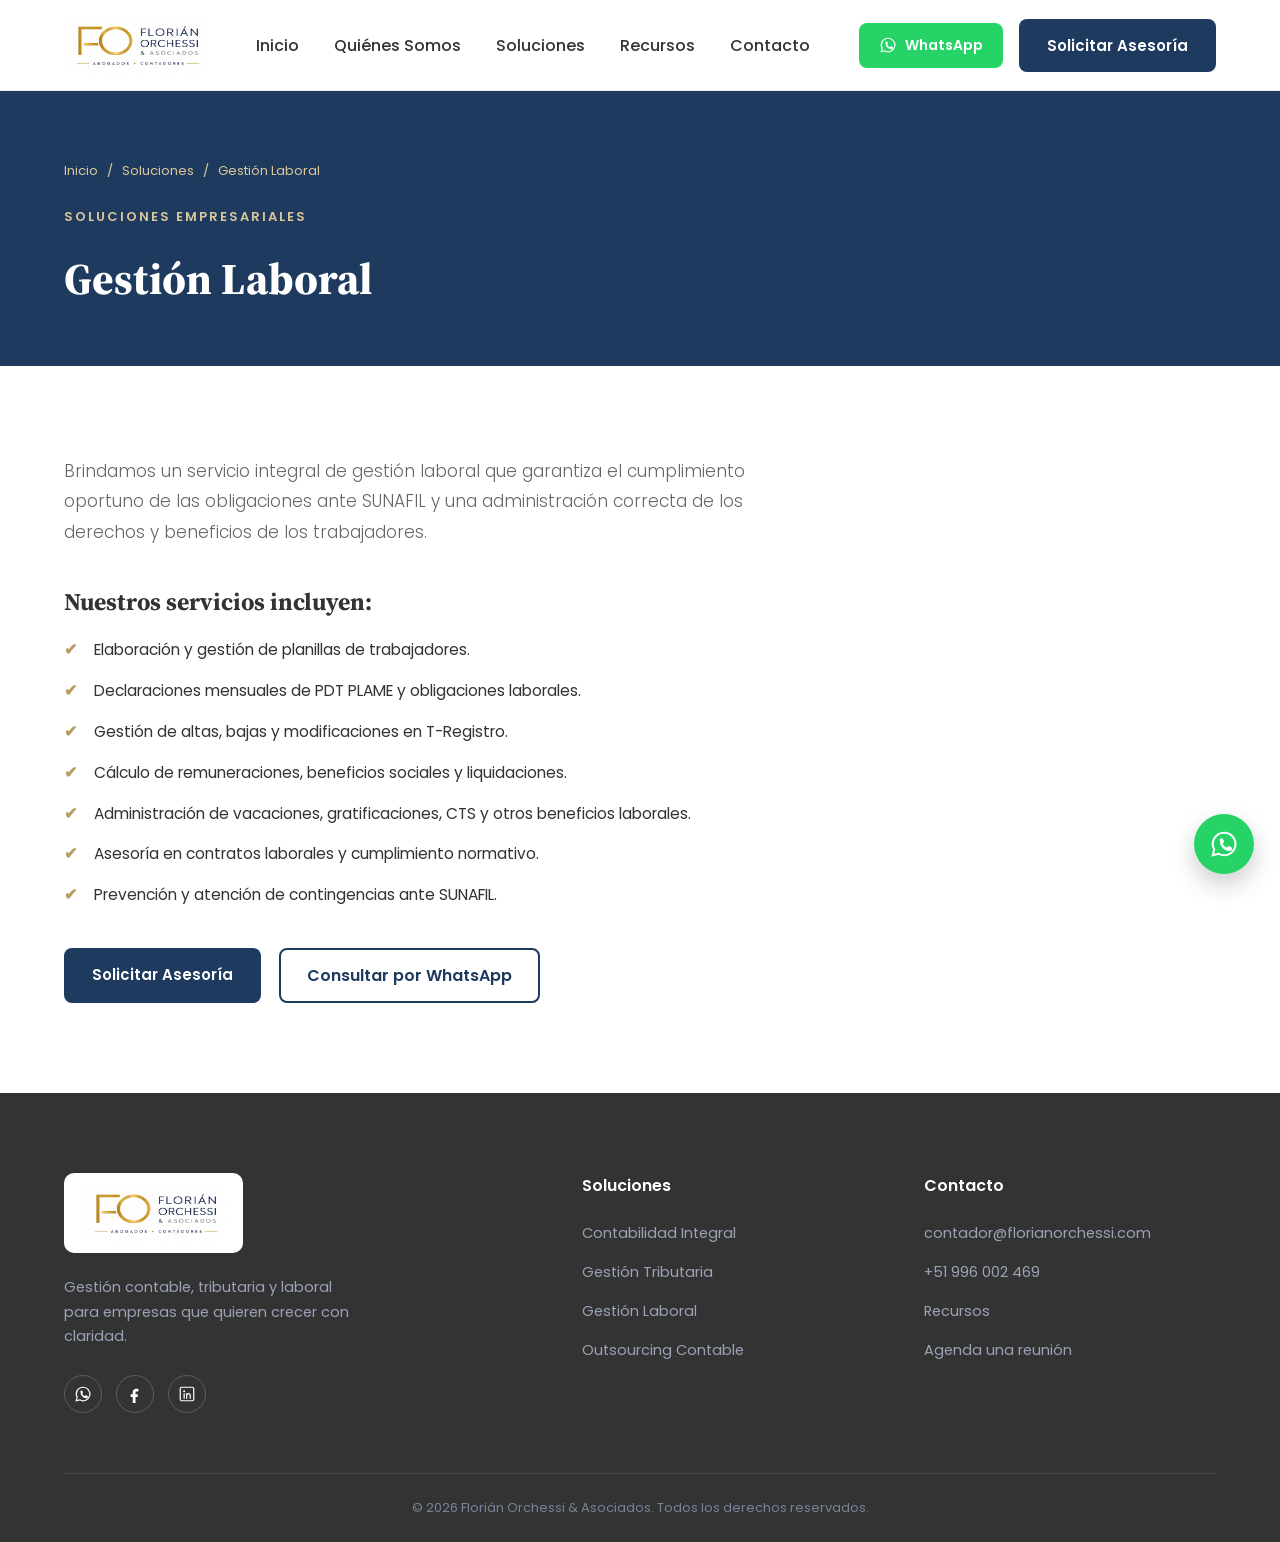
<file: gestion-laboral.html>
<!DOCTYPE html>
<html lang="es">

<head>

    <meta charset="UTF-8">

    <meta name="viewport" content="width=device-width, initial-scale=1.0">

    <title>Gestión Laboral | Florián Orchessi &amp; Asociados</title>

    <meta name="description" content="Gestión laboral integral: planillas, PLAME, T-Registro, AFP y acompañamiento ante fiscalizaciones SUNAFIL.">

    <link rel="preconnect" href="https://fonts.googleapis.com">

    <link rel="preconnect" href="https://fonts.gstatic.com" crossorigin>

    <link href="https://fonts.googleapis.com/css2?family=Poppins:wght@300;400;500;600;700;800&family=Source+Serif+4:opsz,wght@8..60,500;8..60,600;8..60,700&display=swap" rel="stylesheet">

    <link rel="stylesheet" href="style.css">

    <style>
        /* Estilos exclusivos de esta página de servicio (no afectan al resto del sitio) */
        .contenido-servicio{
            padding:90px 0;
        }
        .contenido-servicio .intro{
            font-size:17px;
            font-weight:300;
            color:var(--gris);
            line-height:1.8;
            max-width:760px;
            margin-bottom:40px;
        }
        .contenido-servicio h2{
            font-size:24px;
            font-weight:700;
            margin-bottom:22px;
        }
        .contenido-servicio ul{
            list-style:none;
            display:grid;
            gap:16px;
            max-width:760px;
            margin-bottom:40px;
        }
        .contenido-servicio ul li{
            position:relative;
            padding-left:30px;
            font-size:15.5px;
            color:var(--tinta);
            line-height:1.6;
        }
        .contenido-servicio ul li::before{
            content:"✔";
            position:absolute;
            left:0;
            top:0;
            color:var(--dorado);
            font-weight:700;
        }
    </style>

</head>

<body>
    <header>

        <div class="container">

            <nav class="navbar">

                <a href="index.html" class="logo">
                    <img src="logo.png" alt="Florián Orchessi &amp; Asociados - Abogados y Contadores">
                </a>
                <ul class="menu">

                    <li><a href="index.html">Inicio</a></li>

                    <li><a href="quienes-somos.html">Quiénes Somos</a></li>

                    <li><a href="index.html#soluciones">Soluciones</a></li>

                    <li><a href="recursos.html" target="_blank" rel="noopener">Recursos</a></li>

                    <li><a href="index.html#contacto">Contacto</a></li>

                </ul>

                <div class="acciones-nav">

                    <a href="https://wa.me/51996002469?text=Hola%2C%20quiero%20consultar%20sobre%20sus%20servicios%20contables" target="_blank" rel="noopener" class="btn-whatsapp-nav">
                        <svg viewBox="0 0 24 24"><path d="M12 3a9 9 0 0 0-7.8 13.4L3 21l4.7-1.2A9 9 0 1 0 12 3Z" fill="none" stroke="currentColor" stroke-width="1.6"/><path d="M8.5 8.7c.2-.7 1-1.4 1.7-1.3.4 0 .8.3 1.1 1l.6 1.3c.2.4.1.8-.2 1.1l-.5.6c-.2.2-.2.5 0 .8.6 1 1.6 2 2.6 2.5.3.2.6.1.8-.1l.6-.6c.3-.3.7-.4 1.1-.2l1.3.6c.6.3 1 .7 1 1.2.1.8-.6 1.5-1.3 1.8-1.9.7-4.3-.2-6.1-2-1.8-1.8-2.8-4.1-2.2-5.9Z" fill="currentColor"/></svg>
                        <span>WhatsApp</span>
                    </a>

                    <a href="index.html#contacto" class="btn-principal">

                        Solicitar Asesoría

                    </a>

                </div>

                <button type="button" class="btn-menu-movil" aria-label="Abrir menú" aria-expanded="false">
                    <span></span><span></span><span></span>
                </button>

            </nav>

        </div>
    </header>

    <!-- ================= BANNER ================= -->
    <section class="banner-interno">
        <div class="container">
            <p class="migas"><a href="index.html">Inicio</a> <span>/</span> <a href="index.html#soluciones">Soluciones</a> <span>/</span> Gestión Laboral</p>
            <span class="eyebrow eyebrow-claro">Soluciones empresariales</span>
            <h1>Gestión Laboral</h1>
        </div>
    </section>

    <!-- ================= CONTENIDO DEL SERVICIO ================= -->
    <section class="contenido-servicio">
        <div class="container">

            <p class="intro">Brindamos un servicio integral de gestión laboral que garantiza el cumplimiento oportuno de las obligaciones ante SUNAFIL y una administración correcta de los derechos y beneficios de los trabajadores.</p>

            <h2>Nuestros servicios incluyen:</h2>

            <ul>
                <li>Elaboración y gestión de planillas de trabajadores.</li>
                <li>Declaraciones mensuales de PDT PLAME y obligaciones laborales.</li>
                <li>Gestión de altas, bajas y modificaciones en T-Registro.</li>
                <li>Cálculo de remuneraciones, beneficios sociales y liquidaciones.</li>
                <li>Administración de vacaciones, gratificaciones, CTS y otros beneficios laborales.</li>
                <li>Asesoría en contratos laborales y cumplimiento normativo.</li>
                <li>Prevención y atención de contingencias ante SUNAFIL.</li>
            </ul>

            <div class="hero-cta">
                <a href="index.html#contacto" class="btn-principal">Solicitar Asesoría</a>
                <a href="https://wa.me/51996002469?text=Hola%2C%20quiero%20consultar%20sobre%20Gesti%C3%B3n%20Laboral" target="_blank" rel="noopener" class="btn-secundario">Consultar por WhatsApp</a>
            </div>

        </div>
    </section>

    <!-- ================= FOOTER ================= -->
    <footer>
        <div class="container footer-grid">

            <div class="footer-marca">
                <div class="logo logo-footer">
                    <img src="logo.png" alt="Florián Orchessi &amp; Asociados - Abogados y Contadores">
                </div>
                <p>Gestión contable, tributaria y laboral para empresas que quieren crecer con claridad.</p>

                <div class="footer-social">
                    <a href="https://wa.me/51996002469" target="_blank" rel="noopener" aria-label="WhatsApp">
                        <svg viewBox="0 0 24 24"><path d="M12 3a9 9 0 0 0-7.8 13.4L3 21l4.7-1.2A9 9 0 1 0 12 3Z" fill="none" stroke="currentColor" stroke-width="1.6"/><path d="M8.5 8.7c.2-.7 1-1.4 1.7-1.3.4 0 .8.3 1.1 1l.6 1.3c.2.4.1.8-.2 1.1l-.5.6c-.2.2-.2.5 0 .8.6 1 1.6 2 2.6 2.5.3.2.6.1.8-.1l.6-.6c.3-.3.7-.4 1.1-.2l1.3.6c.6.3 1 .7 1 1.2.1.8-.6 1.5-1.3 1.8-1.9.7-4.3-.2-6.1-2-1.8-1.8-2.8-4.1-2.2-5.9Z" fill="currentColor"/></svg>
                    </a>
                    <a href="#" aria-label="Facebook">
                        <svg viewBox="0 0 24 24"><path d="M14 8.5h2.5V5.2c-.5-.1-1.6-.2-2.8-.2-2.8 0-4.7 1.7-4.7 4.9v2.4H6.2v3.6H9v8.1h3.7v-8.1h2.8l.4-3.6h-3.2V10c0-1 .3-1.5 1.3-1.5Z" fill="currentColor"/></svg>
                    </a>
                    <a href="#" aria-label="LinkedIn">
                        <svg viewBox="0 0 24 24"><rect x="3" y="3" width="18" height="18" rx="2" fill="none" stroke="currentColor" stroke-width="1.6"/><circle cx="8.2" cy="8.2" r="1.3" fill="currentColor"/><path d="M8.2 11.5v6.3M11.6 11.5v6.3M11.6 14.2c0-1.6 1-2.7 2.4-2.7s2.3 1 2.3 2.7v3.6" stroke="currentColor" stroke-width="1.6" fill="none" stroke-linecap="round"/></svg>
                    </a>
                </div>
            </div>

            <div class="footer-col">
                <h4>Soluciones</h4>
                <ul>
                    <li><a href="index.html#soluciones">Contabilidad Integral</a></li>
                    <li><a href="index.html#soluciones">Gestión Tributaria</a></li>
                    <li><a href="index.html#soluciones">Gestión Laboral</a></li>
                    <li><a href="index.html#soluciones">Outsourcing Contable</a></li>
                </ul>
            </div>

            <div class="footer-col">
                <h4>Contacto</h4>
                <ul>
                    <li><a href="mailto:contador@florianorchessi.com">contador@florianorchessi.com</a></li>
                    <li><a href="https://wa.me/51996002469" target="_blank" rel="noopener">+51 996 002 469</a></li>
                    <li><a href="recursos.html">Recursos</a></li>
                    <li><a href="index.html#contacto">Agenda una reunión</a></li>
                </ul>
            </div>

        </div>

        <div class="footer-bottom">
            <div class="container">
                <p>© 2026 Florián Orchessi &amp; Asociados. Todos los derechos reservados.</p>
            </div>
        </div>
    </footer>

    <!-- ================= WHATSAPP FLOTANTE ================= -->
    <a href="https://wa.me/51996002469?text=Hola%2C%20quiero%20más%20información%20sobre%20sus%20servicios%20contables"
       class="whatsapp-flotante" target="_blank" rel="noopener" aria-label="Escríbenos por WhatsApp">
        <svg viewBox="0 0 24 24"><path d="M12 3a9 9 0 0 0-7.8 13.4L3 21l4.7-1.2A9 9 0 1 0 12 3Z" fill="none" stroke="currentColor" stroke-width="1.6"/><path d="M8.5 8.7c.2-.7 1-1.4 1.7-1.3.4 0 .8.3 1.1 1l.6 1.3c.2.4.1.8-.2 1.1l-.5.6c-.2.2-.2.5 0 .8.6 1 1.6 2 2.6 2.5.3.2.6.1.8-.1l.6-.6c.3-.3.7-.4 1.1-.2l1.3.6c.6.3 1 .7 1 1.2.1.8-.6 1.5-1.3 1.8-1.9.7-4.3-.2-6.1-2-1.8-1.8-2.8-4.1-2.2-5.9Z" fill="currentColor"/></svg>
    </a>

    <script src="script.js"></script>

</body>

</html>
</file>
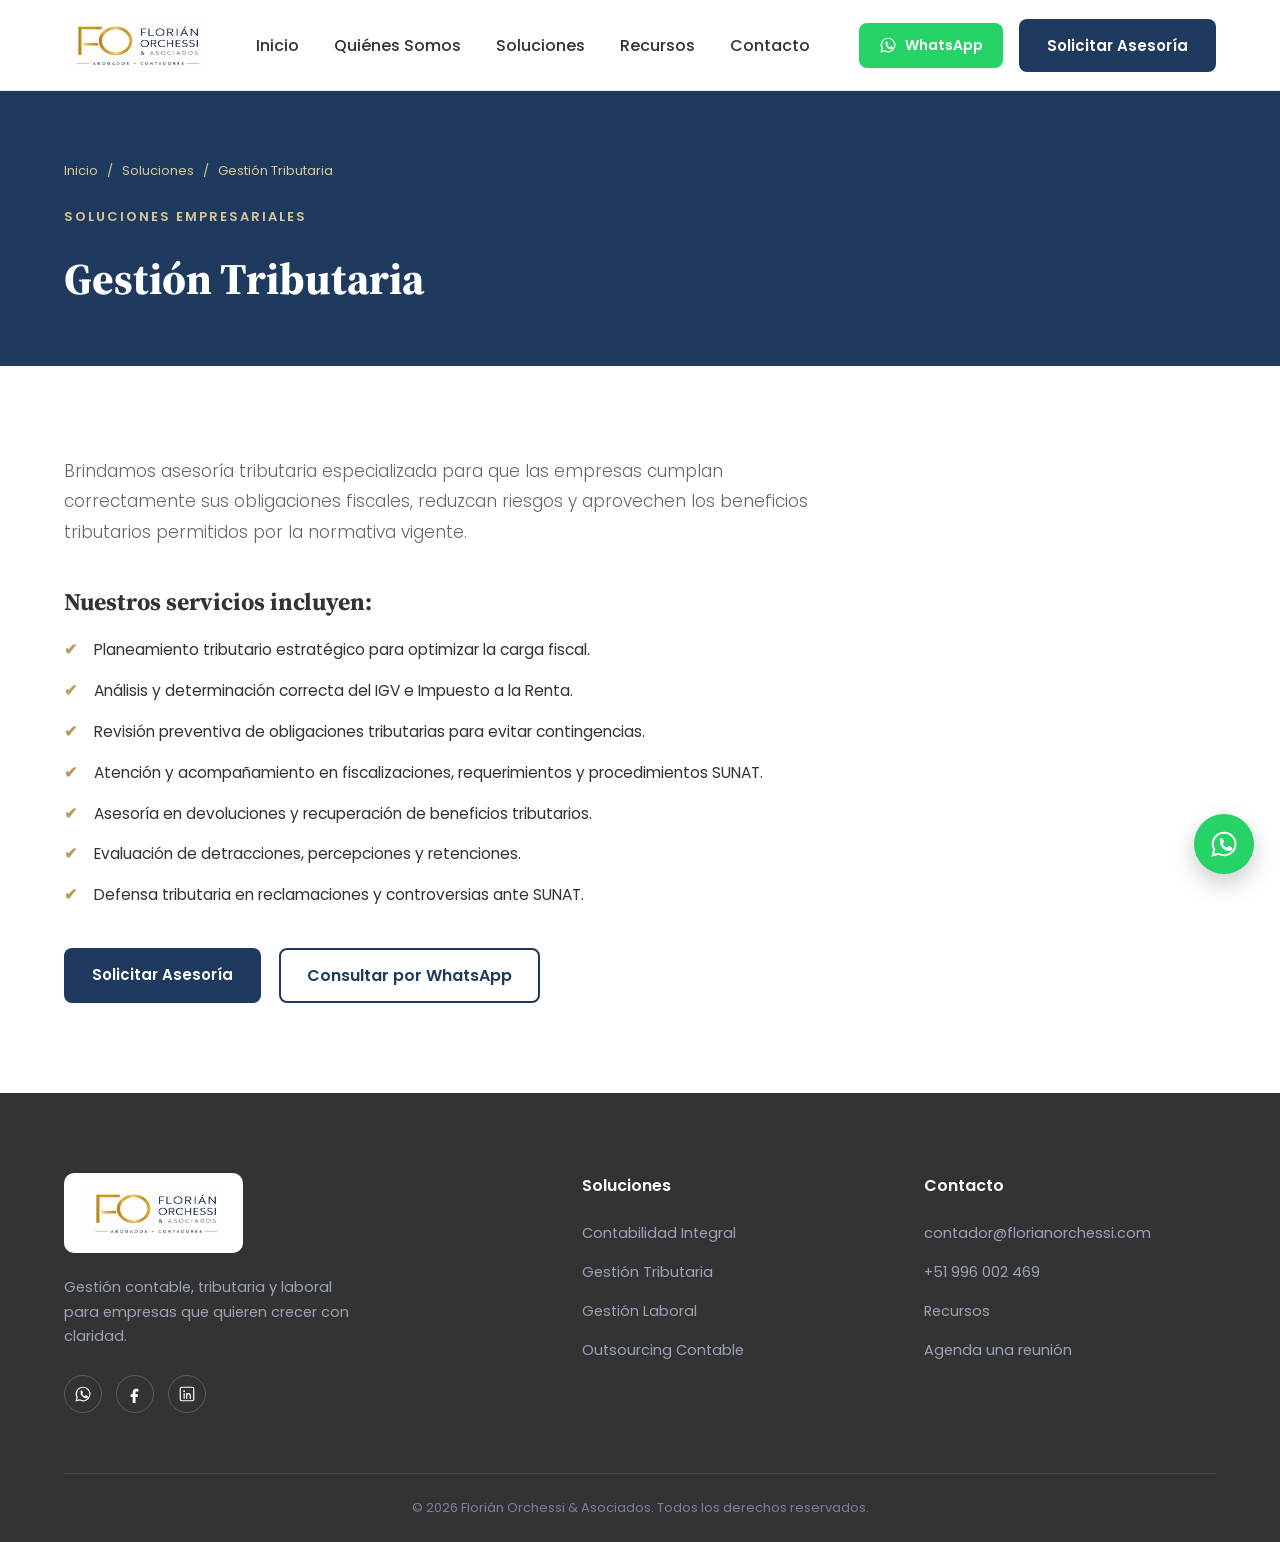
<file: gestion-tributaria.html>
<!DOCTYPE html>
<html lang="es">

<head>

    <meta charset="UTF-8">

    <meta name="viewport" content="width=device-width, initial-scale=1.0">

    <title>Gestión Tributaria | Florián Orchessi &amp; Asociados</title>

    <meta name="description" content="Gestión tributaria para empresas: declaraciones mensuales y anuales, planeamiento tributario, IGV y Renta, y atención de fiscalizaciones SUNAT.">

    <link rel="preconnect" href="https://fonts.googleapis.com">

    <link rel="preconnect" href="https://fonts.gstatic.com" crossorigin>

    <link href="https://fonts.googleapis.com/css2?family=Poppins:wght@300;400;500;600;700;800&family=Source+Serif+4:opsz,wght@8..60,500;8..60,600;8..60,700&display=swap" rel="stylesheet">

    <link rel="stylesheet" href="style.css">

    <style>
        /* Estilos exclusivos de esta página de servicio (no afectan al resto del sitio) */
        .contenido-servicio{
            padding:90px 0;
        }
        .contenido-servicio .intro{
            font-size:17px;
            font-weight:300;
            color:var(--gris);
            line-height:1.8;
            max-width:760px;
            margin-bottom:40px;
        }
        .contenido-servicio h2{
            font-size:24px;
            font-weight:700;
            margin-bottom:22px;
        }
        .contenido-servicio ul{
            list-style:none;
            display:grid;
            gap:16px;
            max-width:760px;
            margin-bottom:40px;
        }
        .contenido-servicio ul li{
            position:relative;
            padding-left:30px;
            font-size:15.5px;
            color:var(--tinta);
            line-height:1.6;
        }
        .contenido-servicio ul li::before{
            content:"✔";
            position:absolute;
            left:0;
            top:0;
            color:var(--dorado);
            font-weight:700;
        }
    </style>

</head>

<body>
    <header>

        <div class="container">

            <nav class="navbar">

                <a href="index.html" class="logo">
                    <img src="logo.png" alt="Florián Orchessi &amp; Asociados - Abogados y Contadores">
                </a>
                <ul class="menu">

                    <li><a href="index.html">Inicio</a></li>

                    <li><a href="quienes-somos.html">Quiénes Somos</a></li>

                    <li><a href="index.html#soluciones">Soluciones</a></li>

                    <li><a href="recursos.html" target="_blank" rel="noopener">Recursos</a></li>

                    <li><a href="index.html#contacto">Contacto</a></li>

                </ul>

                <div class="acciones-nav">

                    <a href="https://wa.me/51996002469?text=Hola%2C%20quiero%20consultar%20sobre%20sus%20servicios%20contables" target="_blank" rel="noopener" class="btn-whatsapp-nav">
                        <svg viewBox="0 0 24 24"><path d="M12 3a9 9 0 0 0-7.8 13.4L3 21l4.7-1.2A9 9 0 1 0 12 3Z" fill="none" stroke="currentColor" stroke-width="1.6"/><path d="M8.5 8.7c.2-.7 1-1.4 1.7-1.3.4 0 .8.3 1.1 1l.6 1.3c.2.4.1.8-.2 1.1l-.5.6c-.2.2-.2.5 0 .8.6 1 1.6 2 2.6 2.5.3.2.6.1.8-.1l.6-.6c.3-.3.7-.4 1.1-.2l1.3.6c.6.3 1 .7 1 1.2.1.8-.6 1.5-1.3 1.8-1.9.7-4.3-.2-6.1-2-1.8-1.8-2.8-4.1-2.2-5.9Z" fill="currentColor"/></svg>
                        <span>WhatsApp</span>
                    </a>

                    <a href="index.html#contacto" class="btn-principal">

                        Solicitar Asesoría

                    </a>

                </div>

                <button type="button" class="btn-menu-movil" aria-label="Abrir menú" aria-expanded="false">
                    <span></span><span></span><span></span>
                </button>

            </nav>

        </div>
    </header>

    <!-- ================= BANNER ================= -->
    <section class="banner-interno">
        <div class="container">
            <p class="migas"><a href="index.html">Inicio</a> <span>/</span> <a href="index.html#soluciones">Soluciones</a> <span>/</span> Gestión Tributaria</p>
            <span class="eyebrow eyebrow-claro">Soluciones empresariales</span>
            <h1>Gestión Tributaria</h1>
        </div>
    </section>

    <!-- ================= CONTENIDO DEL SERVICIO ================= -->
    <section class="contenido-servicio">
        <div class="container">

            <p class="intro">Brindamos asesoría tributaria especializada para que las empresas cumplan correctamente sus obligaciones fiscales, reduzcan riesgos y aprovechen los beneficios tributarios permitidos por la normativa vigente.</p>

            <h2>Nuestros servicios incluyen:</h2>

            <ul>
                <li>Planeamiento tributario estratégico para optimizar la carga fiscal.</li>
                <li>Análisis y determinación correcta del IGV e Impuesto a la Renta.</li>
                <li>Revisión preventiva de obligaciones tributarias para evitar contingencias.</li>
                <li>Atención y acompañamiento en fiscalizaciones, requerimientos y procedimientos SUNAT.</li>
                <li>Asesoría en devoluciones y recuperación de beneficios tributarios.</li>
                <li>Evaluación de detracciones, percepciones y retenciones.</li>
                <li>Defensa tributaria en reclamaciones y controversias ante SUNAT.</li>
            </ul>

            <div class="hero-cta">
                <a href="index.html#contacto" class="btn-principal">Solicitar Asesoría</a>
                <a href="https://wa.me/51996002469?text=Hola%2C%20quiero%20consultar%20sobre%20Gesti%C3%B3n%20Tributaria" target="_blank" rel="noopener" class="btn-secundario">Consultar por WhatsApp</a>
            </div>

        </div>
    </section>

    <!-- ================= FOOTER ================= -->
    <footer>
        <div class="container footer-grid">

            <div class="footer-marca">
                <div class="logo logo-footer">
                    <img src="logo.png" alt="Florián Orchessi &amp; Asociados - Abogados y Contadores">
                </div>
                <p>Gestión contable, tributaria y laboral para empresas que quieren crecer con claridad.</p>

                <div class="footer-social">
                    <a href="https://wa.me/51996002469" target="_blank" rel="noopener" aria-label="WhatsApp">
                        <svg viewBox="0 0 24 24"><path d="M12 3a9 9 0 0 0-7.8 13.4L3 21l4.7-1.2A9 9 0 1 0 12 3Z" fill="none" stroke="currentColor" stroke-width="1.6"/><path d="M8.5 8.7c.2-.7 1-1.4 1.7-1.3.4 0 .8.3 1.1 1l.6 1.3c.2.4.1.8-.2 1.1l-.5.6c-.2.2-.2.5 0 .8.6 1 1.6 2 2.6 2.5.3.2.6.1.8-.1l.6-.6c.3-.3.7-.4 1.1-.2l1.3.6c.6.3 1 .7 1 1.2.1.8-.6 1.5-1.3 1.8-1.9.7-4.3-.2-6.1-2-1.8-1.8-2.8-4.1-2.2-5.9Z" fill="currentColor"/></svg>
                    </a>
                    <a href="#" aria-label="Facebook">
                        <svg viewBox="0 0 24 24"><path d="M14 8.5h2.5V5.2c-.5-.1-1.6-.2-2.8-.2-2.8 0-4.7 1.7-4.7 4.9v2.4H6.2v3.6H9v8.1h3.7v-8.1h2.8l.4-3.6h-3.2V10c0-1 .3-1.5 1.3-1.5Z" fill="currentColor"/></svg>
                    </a>
                    <a href="#" aria-label="LinkedIn">
                        <svg viewBox="0 0 24 24"><rect x="3" y="3" width="18" height="18" rx="2" fill="none" stroke="currentColor" stroke-width="1.6"/><circle cx="8.2" cy="8.2" r="1.3" fill="currentColor"/><path d="M8.2 11.5v6.3M11.6 11.5v6.3M11.6 14.2c0-1.6 1-2.7 2.4-2.7s2.3 1 2.3 2.7v3.6" stroke="currentColor" stroke-width="1.6" fill="none" stroke-linecap="round"/></svg>
                    </a>
                </div>
            </div>

            <div class="footer-col">
                <h4>Soluciones</h4>
                <ul>
                    <li><a href="index.html#soluciones">Contabilidad Integral</a></li>
                    <li><a href="index.html#soluciones">Gestión Tributaria</a></li>
                    <li><a href="index.html#soluciones">Gestión Laboral</a></li>
                    <li><a href="index.html#soluciones">Outsourcing Contable</a></li>
                </ul>
            </div>

            <div class="footer-col">
                <h4>Contacto</h4>
                <ul>
                    <li><a href="mailto:contador@florianorchessi.com">contador@florianorchessi.com</a></li>
                    <li><a href="https://wa.me/51996002469" target="_blank" rel="noopener">+51 996 002 469</a></li>
                    <li><a href="recursos.html">Recursos</a></li>
                    <li><a href="index.html#contacto">Agenda una reunión</a></li>
                </ul>
            </div>

        </div>

        <div class="footer-bottom">
            <div class="container">
                <p>© 2026 Florián Orchessi &amp; Asociados. Todos los derechos reservados.</p>
            </div>
        </div>
    </footer>

    <!-- ================= WHATSAPP FLOTANTE ================= -->
    <a href="https://wa.me/51996002469?text=Hola%2C%20quiero%20más%20información%20sobre%20sus%20servicios%20contables"
       class="whatsapp-flotante" target="_blank" rel="noopener" aria-label="Escríbenos por WhatsApp">
        <svg viewBox="0 0 24 24"><path d="M12 3a9 9 0 0 0-7.8 13.4L3 21l4.7-1.2A9 9 0 1 0 12 3Z" fill="none" stroke="currentColor" stroke-width="1.6"/><path d="M8.5 8.7c.2-.7 1-1.4 1.7-1.3.4 0 .8.3 1.1 1l.6 1.3c.2.4.1.8-.2 1.1l-.5.6c-.2.2-.2.5 0 .8.6 1 1.6 2 2.6 2.5.3.2.6.1.8-.1l.6-.6c.3-.3.7-.4 1.1-.2l1.3.6c.6.3 1 .7 1 1.2.1.8-.6 1.5-1.3 1.8-1.9.7-4.3-.2-6.1-2-1.8-1.8-2.8-4.1-2.2-5.9Z" fill="currentColor"/></svg>
    </a>

    <script src="script.js"></script>

</body>

</html>
</file>
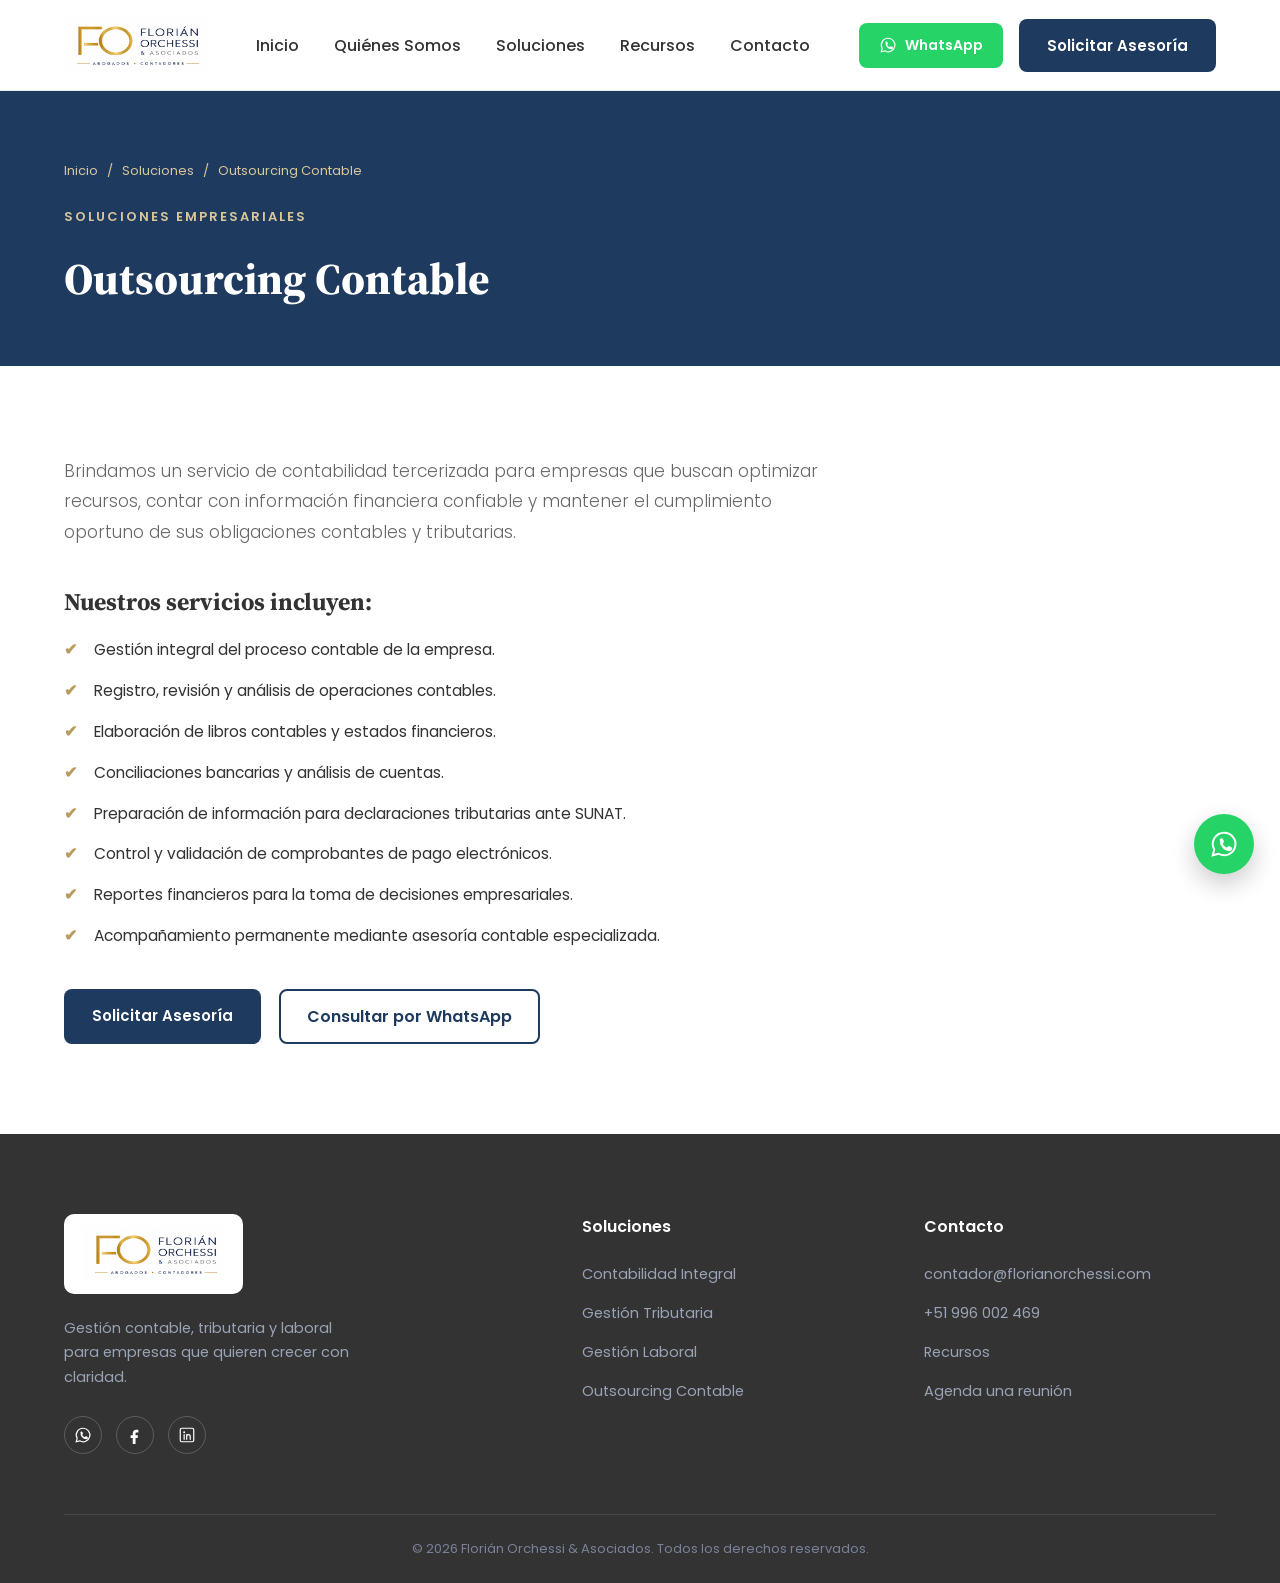
<file: outsourcing-contable.html>
<!DOCTYPE html>
<html lang="es">

<head>

    <meta charset="UTF-8">

    <meta name="viewport" content="width=device-width, initial-scale=1.0">

    <title>Outsourcing Contable | Florián Orchessi &amp; Asociados</title>

    <meta name="description" content="Outsourcing contable para delegar su gestión contable en especialistas y enfocarse en el crecimiento de su empresa.">

    <link rel="preconnect" href="https://fonts.googleapis.com">

    <link rel="preconnect" href="https://fonts.gstatic.com" crossorigin>

    <link href="https://fonts.googleapis.com/css2?family=Poppins:wght@300;400;500;600;700;800&family=Source+Serif+4:opsz,wght@8..60,500;8..60,600;8..60,700&display=swap" rel="stylesheet">

    <link rel="stylesheet" href="style.css">

    <style>
        /* Estilos exclusivos de esta página de servicio (no afectan al resto del sitio) */
        .contenido-servicio{
            padding:90px 0;
        }
        .contenido-servicio .intro{
            font-size:17px;
            font-weight:300;
            color:var(--gris);
            line-height:1.8;
            max-width:760px;
            margin-bottom:40px;
        }
        .contenido-servicio h2{
            font-size:24px;
            font-weight:700;
            margin-bottom:22px;
        }
        .contenido-servicio ul{
            list-style:none;
            display:grid;
            gap:16px;
            max-width:760px;
            margin-bottom:40px;
        }
        .contenido-servicio ul li{
            position:relative;
            padding-left:30px;
            font-size:15.5px;
            color:var(--tinta);
            line-height:1.6;
        }
        .contenido-servicio ul li::before{
            content:"✔";
            position:absolute;
            left:0;
            top:0;
            color:var(--dorado);
            font-weight:700;
        }
    </style>

</head>

<body>
    <header>

        <div class="container">

            <nav class="navbar">

                <a href="index.html" class="logo">
                    <img src="logo.png" alt="Florián Orchessi &amp; Asociados - Abogados y Contadores">
                </a>
                <ul class="menu">

                    <li><a href="index.html">Inicio</a></li>

                    <li><a href="quienes-somos.html">Quiénes Somos</a></li>

                    <li><a href="index.html#soluciones">Soluciones</a></li>

                    <li><a href="recursos.html" target="_blank" rel="noopener">Recursos</a></li>

                    <li><a href="index.html#contacto">Contacto</a></li>

                </ul>

                <div class="acciones-nav">

                    <a href="https://wa.me/51996002469?text=Hola%2C%20quiero%20consultar%20sobre%20sus%20servicios%20contables" target="_blank" rel="noopener" class="btn-whatsapp-nav">
                        <svg viewBox="0 0 24 24"><path d="M12 3a9 9 0 0 0-7.8 13.4L3 21l4.7-1.2A9 9 0 1 0 12 3Z" fill="none" stroke="currentColor" stroke-width="1.6"/><path d="M8.5 8.7c.2-.7 1-1.4 1.7-1.3.4 0 .8.3 1.1 1l.6 1.3c.2.4.1.8-.2 1.1l-.5.6c-.2.2-.2.5 0 .8.6 1 1.6 2 2.6 2.5.3.2.6.1.8-.1l.6-.6c.3-.3.7-.4 1.1-.2l1.3.6c.6.3 1 .7 1 1.2.1.8-.6 1.5-1.3 1.8-1.9.7-4.3-.2-6.1-2-1.8-1.8-2.8-4.1-2.2-5.9Z" fill="currentColor"/></svg>
                        <span>WhatsApp</span>
                    </a>

                    <a href="index.html#contacto" class="btn-principal">

                        Solicitar Asesoría

                    </a>

                </div>

                <button type="button" class="btn-menu-movil" aria-label="Abrir menú" aria-expanded="false">
                    <span></span><span></span><span></span>
                </button>

            </nav>

        </div>
    </header>

    <!-- ================= BANNER ================= -->
    <section class="banner-interno">
        <div class="container">
            <p class="migas"><a href="index.html">Inicio</a> <span>/</span> <a href="index.html#soluciones">Soluciones</a> <span>/</span> Outsourcing Contable</p>
            <span class="eyebrow eyebrow-claro">Soluciones empresariales</span>
            <h1>Outsourcing Contable</h1>
        </div>
    </section>

    <!-- ================= CONTENIDO DEL SERVICIO ================= -->
    <section class="contenido-servicio">
        <div class="container">

            <p class="intro">Brindamos un servicio de contabilidad tercerizada para empresas que buscan optimizar recursos, contar con información financiera confiable y mantener el cumplimiento oportuno de sus obligaciones contables y tributarias.</p>

            <h2>Nuestros servicios incluyen:</h2>

            <ul>
                <li>Gestión integral del proceso contable de la empresa.</li>
                <li>Registro, revisión y análisis de operaciones contables.</li>
                <li>Elaboración de libros contables y estados financieros.</li>
                <li>Conciliaciones bancarias y análisis de cuentas.</li>
                <li>Preparación de información para declaraciones tributarias ante SUNAT.</li>
                <li>Control y validación de comprobantes de pago electrónicos.</li>
                <li>Reportes financieros para la toma de decisiones empresariales.</li>
                <li>Acompañamiento permanente mediante asesoría contable especializada.</li>
            </ul>

            <div class="hero-cta">
                <a href="index.html#contacto" class="btn-principal">Solicitar Asesoría</a>
                <a href="https://wa.me/51996002469?text=Hola%2C%20quiero%20consultar%20sobre%20Outsourcing%20Contable" target="_blank" rel="noopener" class="btn-secundario">Consultar por WhatsApp</a>
            </div>

        </div>
    </section>

    <!-- ================= FOOTER ================= -->
    <footer>
        <div class="container footer-grid">

            <div class="footer-marca">
                <div class="logo logo-footer">
                    <img src="logo.png" alt="Florián Orchessi &amp; Asociados - Abogados y Contadores">
                </div>
                <p>Gestión contable, tributaria y laboral para empresas que quieren crecer con claridad.</p>

                <div class="footer-social">
                    <a href="https://wa.me/51996002469" target="_blank" rel="noopener" aria-label="WhatsApp">
                        <svg viewBox="0 0 24 24"><path d="M12 3a9 9 0 0 0-7.8 13.4L3 21l4.7-1.2A9 9 0 1 0 12 3Z" fill="none" stroke="currentColor" stroke-width="1.6"/><path d="M8.5 8.7c.2-.7 1-1.4 1.7-1.3.4 0 .8.3 1.1 1l.6 1.3c.2.4.1.8-.2 1.1l-.5.6c-.2.2-.2.5 0 .8.6 1 1.6 2 2.6 2.5.3.2.6.1.8-.1l.6-.6c.3-.3.7-.4 1.1-.2l1.3.6c.6.3 1 .7 1 1.2.1.8-.6 1.5-1.3 1.8-1.9.7-4.3-.2-6.1-2-1.8-1.8-2.8-4.1-2.2-5.9Z" fill="currentColor"/></svg>
                    </a>
                    <a href="#" aria-label="Facebook">
                        <svg viewBox="0 0 24 24"><path d="M14 8.5h2.5V5.2c-.5-.1-1.6-.2-2.8-.2-2.8 0-4.7 1.7-4.7 4.9v2.4H6.2v3.6H9v8.1h3.7v-8.1h2.8l.4-3.6h-3.2V10c0-1 .3-1.5 1.3-1.5Z" fill="currentColor"/></svg>
                    </a>
                    <a href="#" aria-label="LinkedIn">
                        <svg viewBox="0 0 24 24"><rect x="3" y="3" width="18" height="18" rx="2" fill="none" stroke="currentColor" stroke-width="1.6"/><circle cx="8.2" cy="8.2" r="1.3" fill="currentColor"/><path d="M8.2 11.5v6.3M11.6 11.5v6.3M11.6 14.2c0-1.6 1-2.7 2.4-2.7s2.3 1 2.3 2.7v3.6" stroke="currentColor" stroke-width="1.6" fill="none" stroke-linecap="round"/></svg>
                    </a>
                </div>
            </div>

            <div class="footer-col">
                <h4>Soluciones</h4>
                <ul>
                    <li><a href="index.html#soluciones">Contabilidad Integral</a></li>
                    <li><a href="index.html#soluciones">Gestión Tributaria</a></li>
                    <li><a href="index.html#soluciones">Gestión Laboral</a></li>
                    <li><a href="index.html#soluciones">Outsourcing Contable</a></li>
                </ul>
            </div>

            <div class="footer-col">
                <h4>Contacto</h4>
                <ul>
                    <li><a href="mailto:contador@florianorchessi.com">contador@florianorchessi.com</a></li>
                    <li><a href="https://wa.me/51996002469" target="_blank" rel="noopener">+51 996 002 469</a></li>
                    <li><a href="recursos.html">Recursos</a></li>
                    <li><a href="index.html#contacto">Agenda una reunión</a></li>
                </ul>
            </div>

        </div>

        <div class="footer-bottom">
            <div class="container">
                <p>© 2026 Florián Orchessi &amp; Asociados. Todos los derechos reservados.</p>
            </div>
        </div>
    </footer>

    <!-- ================= WHATSAPP FLOTANTE ================= -->
    <a href="https://wa.me/51996002469?text=Hola%2C%20quiero%20más%20información%20sobre%20sus%20servicios%20contables"
       class="whatsapp-flotante" target="_blank" rel="noopener" aria-label="Escríbenos por WhatsApp">
        <svg viewBox="0 0 24 24"><path d="M12 3a9 9 0 0 0-7.8 13.4L3 21l4.7-1.2A9 9 0 1 0 12 3Z" fill="none" stroke="currentColor" stroke-width="1.6"/><path d="M8.5 8.7c.2-.7 1-1.4 1.7-1.3.4 0 .8.3 1.1 1l.6 1.3c.2.4.1.8-.2 1.1l-.5.6c-.2.2-.2.5 0 .8.6 1 1.6 2 2.6 2.5.3.2.6.1.8-.1l.6-.6c.3-.3.7-.4 1.1-.2l1.3.6c.6.3 1 .7 1 1.2.1.8-.6 1.5-1.3 1.8-1.9.7-4.3-.2-6.1-2-1.8-1.8-2.8-4.1-2.2-5.9Z" fill="currentColor"/></svg>
    </a>

    <script src="script.js"></script>

</body>

</html>
</file>
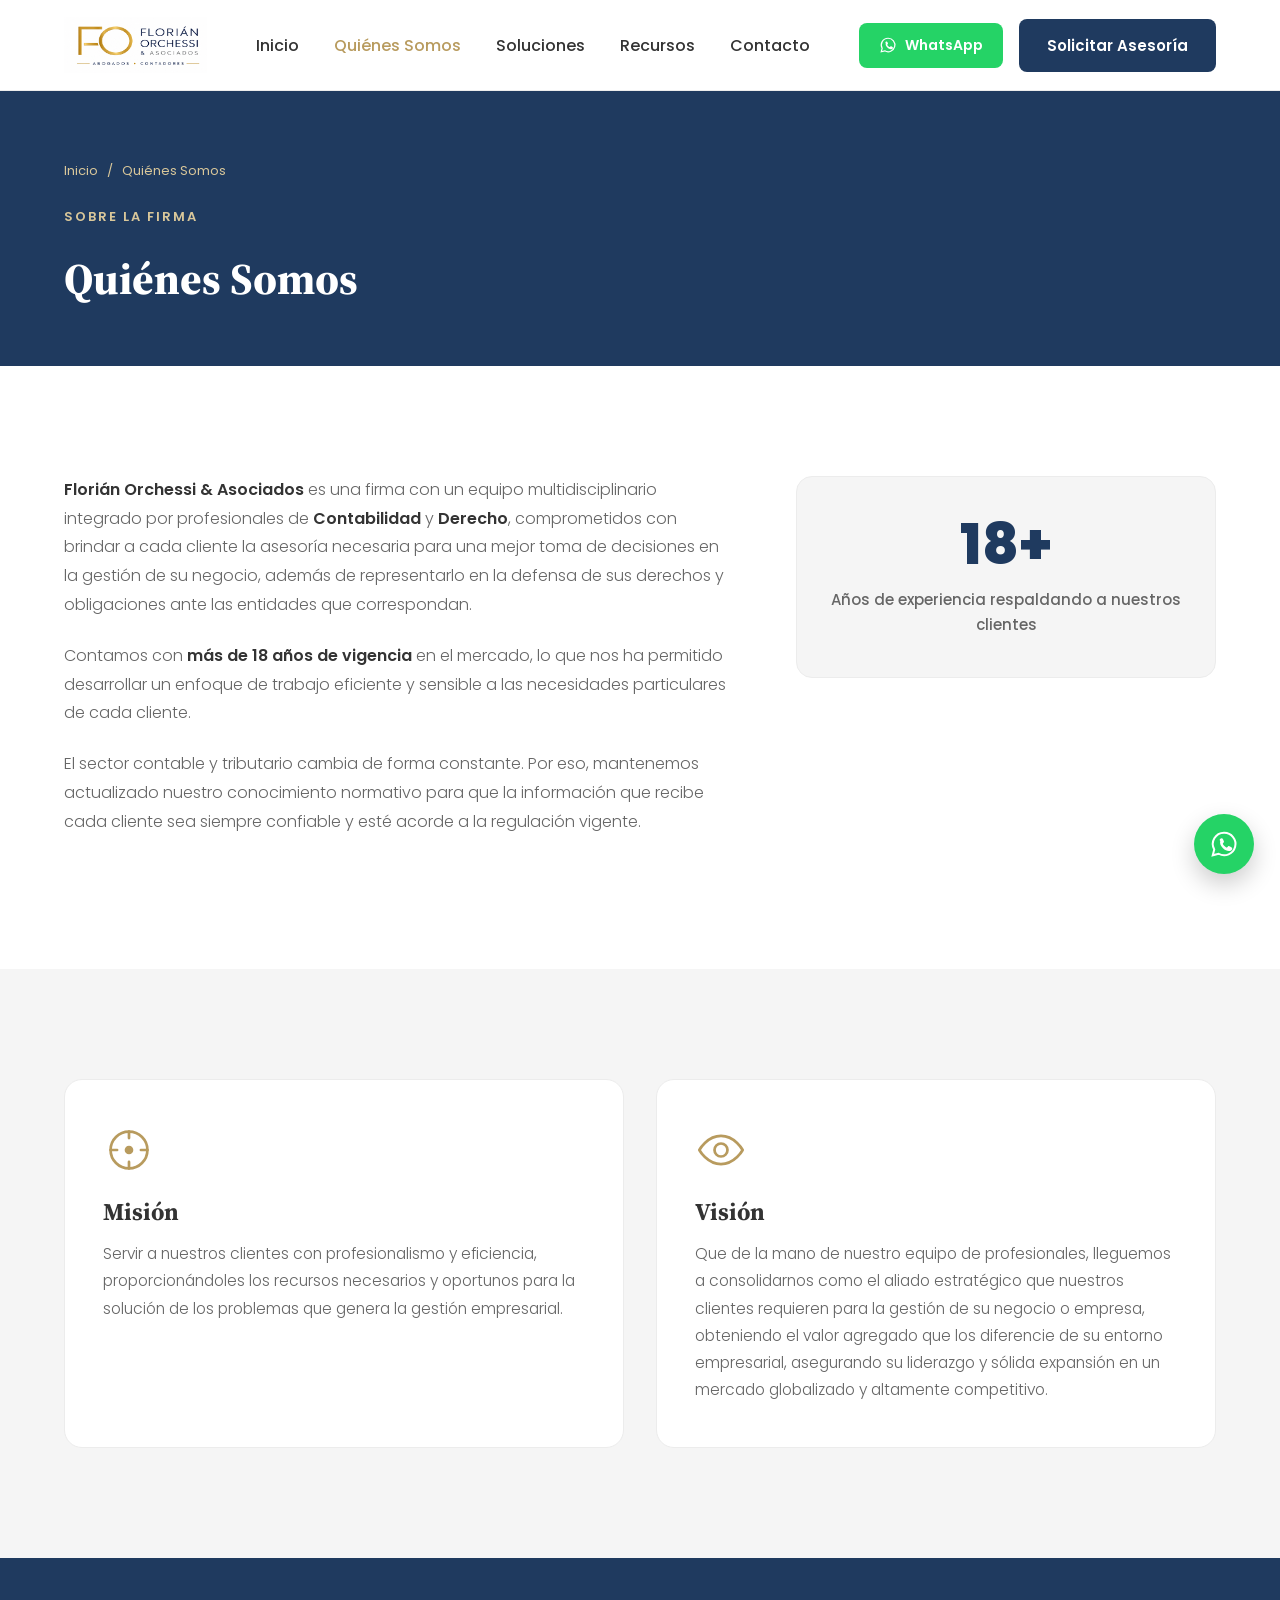
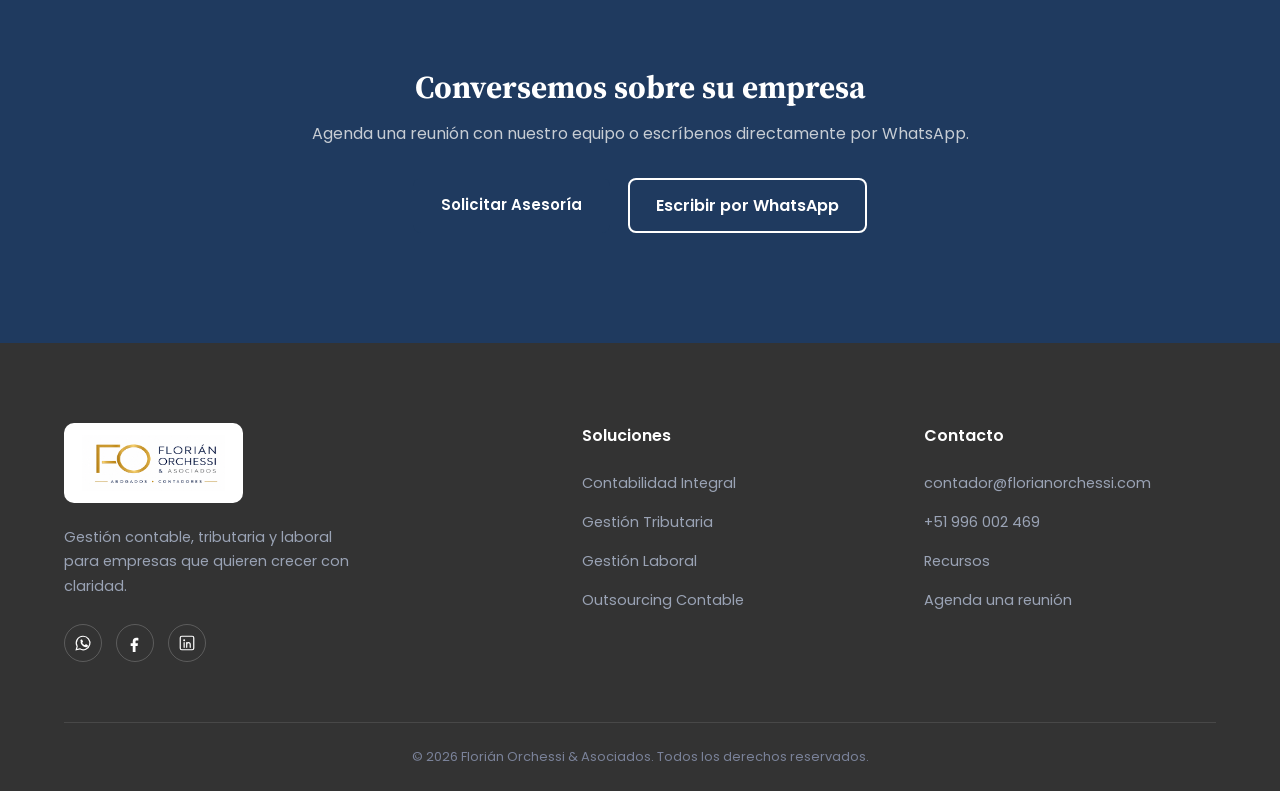
<file: quienes-somos.html>
<!DOCTYPE html>
<html lang="es">

<head>

    <meta charset="UTF-8">

    <meta name="viewport" content="width=device-width, initial-scale=1.0">

    <title>Quiénes Somos | Florián Orchessi &amp; Asociados</title>

    <meta name="description" content="Conozca a Florián Orchessi &amp; Asociados: firma contable y de consultoría con más de 18 años de experiencia acompañando a empresas en su gestión contable, tributaria y laboral.">

    <link rel="preconnect" href="https://fonts.googleapis.com">

    <link rel="preconnect" href="https://fonts.gstatic.com" crossorigin>

    <link href="https://fonts.googleapis.com/css2?family=Poppins:wght@300;400;500;600;700;800&family=Source+Serif+4:opsz,wght@8..60,500;8..60,600;8..60,700&display=swap" rel="stylesheet">

    <link rel="stylesheet" href="style.css">

</head>

<body>
    <header>

        <div class="container">

            <nav class="navbar">

                <a href="index.html" class="logo">
                    <img src="logo.png" alt="Florián Orchessi &amp; Asociados - Abogados y Contadores">
                </a>
                <ul class="menu">

                    <li><a href="index.html">Inicio</a></li>

                    <li><a href="quienes-somos.html" class="activo">Quiénes Somos</a></li>

                    <li><a href="index.html#soluciones">Soluciones</a></li>

                    <li><a href="recursos.html" target="_blank" rel="noopener">Recursos</a></li>

                    <li><a href="index.html#contacto">Contacto</a></li>

                </ul>

                <div class="acciones-nav">

                    <a href="https://wa.me/51996002469?text=Hola%2C%20quiero%20consultar%20sobre%20sus%20servicios%20contables" target="_blank" rel="noopener" class="btn-whatsapp-nav">
                        <svg viewBox="0 0 24 24"><path d="M12 3a9 9 0 0 0-7.8 13.4L3 21l4.7-1.2A9 9 0 1 0 12 3Z" fill="none" stroke="currentColor" stroke-width="1.6"/><path d="M8.5 8.7c.2-.7 1-1.4 1.7-1.3.4 0 .8.3 1.1 1l.6 1.3c.2.4.1.8-.2 1.1l-.5.6c-.2.2-.2.5 0 .8.6 1 1.6 2 2.6 2.5.3.2.6.1.8-.1l.6-.6c.3-.3.7-.4 1.1-.2l1.3.6c.6.3 1 .7 1 1.2.1.8-.6 1.5-1.3 1.8-1.9.7-4.3-.2-6.1-2-1.8-1.8-2.8-4.1-2.2-5.9Z" fill="currentColor"/></svg>
                        <span>WhatsApp</span>
                    </a>

                    <a href="index.html#contacto" class="btn-principal">

                        Solicitar Asesoría

                    </a>

                </div>

                <button type="button" class="btn-menu-movil" aria-label="Abrir menú" aria-expanded="false">
                    <span></span><span></span><span></span>
                </button>

            </nav>

        </div>
    </header>

    <!-- ================= BANNER ================= -->
    <section class="banner-interno">
        <div class="container">
            <p class="migas"><a href="index.html">Inicio</a> <span>/</span> Quiénes Somos</p>
            <span class="eyebrow eyebrow-claro">Sobre la firma</span>
            <h1>Quiénes Somos</h1>
        </div>
    </section>

    <!-- ================= RESEÑA ================= -->
    <section class="resena">
        <div class="container resena-grid">

            <div class="resena-texto">
                <p><strong>Florián Orchessi &amp; Asociados</strong> es una firma con un equipo multidisciplinario integrado por profesionales de <strong>Contabilidad</strong> y <strong>Derecho</strong>, comprometidos con brindar a cada cliente la asesoría necesaria para una mejor toma de decisiones en la gestión de su negocio, además de representarlo en la defensa de sus derechos y obligaciones ante las entidades que correspondan.</p>

                <p>Contamos con <strong>más de 18 años de vigencia</strong> en el mercado, lo que nos ha permitido desarrollar un enfoque de trabajo eficiente y sensible a las necesidades particulares de cada cliente.</p>

                <p>El sector contable y tributario cambia de forma constante. Por eso, mantenemos actualizado nuestro conocimiento normativo para que la información que recibe cada cliente sea siempre confiable y esté acorde a la regulación vigente.</p>
            </div>

            <div class="resena-dato">
                <span class="dato-numero">18+</span>
                <span class="dato-texto">Años de experiencia respaldando a nuestros clientes</span>
            </div>

        </div>
    </section>

    <!-- ================= MISIÓN Y VISIÓN ================= -->
    <section class="mision-vision">
        <div class="container grid-mision-vision">

            <article class="card-mv">
                <div class="icono-mv">
                    <svg viewBox="0 0 48 48"><circle cx="24" cy="24" r="17" fill="none" stroke="currentColor" stroke-width="2.5"/><circle cx="24" cy="24" r="4" fill="currentColor"/><path d="M24 7v6M24 35v6M7 24h6M35 24h6" stroke="currentColor" stroke-width="2.5" stroke-linecap="round"/></svg>
                </div>
                <h2>Misión</h2>
                <p>Servir a nuestros clientes con profesionalismo y eficiencia, proporcionándoles los recursos necesarios y oportunos para la solución de los problemas que genera la gestión empresarial.</p>
            </article>

            <article class="card-mv">
                <div class="icono-mv">
                    <svg viewBox="0 0 48 48"><path d="M4 24s7-13 20-13 20 13 20 13-7 13-20 13S4 24 4 24Z" fill="none" stroke="currentColor" stroke-width="2.5" stroke-linejoin="round"/><circle cx="24" cy="24" r="6" fill="none" stroke="currentColor" stroke-width="2.5"/></svg>
                </div>
                <h2>Visión</h2>
                <p>Que de la mano de nuestro equipo de profesionales, lleguemos a consolidarnos como el aliado estratégico que nuestros clientes requieren para la gestión de su negocio o empresa, obteniendo el valor agregado que los diferencie de su entorno empresarial, asegurando su liderazgo y sólida expansión en un mercado globalizado y altamente competitivo.</p>
            </article>

        </div>
    </section>

    <!-- ================= CTA FINAL ================= -->
    <section class="cta-final">
        <div class="container cta-final-contenido">
            <h2>Conversemos sobre su empresa</h2>
            <p>Agenda una reunión con nuestro equipo o escríbenos directamente por WhatsApp.</p>
            <div class="cta-final-botones">
                <a href="index.html#contacto" class="btn-principal">Solicitar Asesoría</a>
                <a href="https://wa.me/51996002469?text=Hola%2C%20quiero%20consultar%20sobre%20sus%20servicios" target="_blank" rel="noopener" class="btn-secundario btn-secundario-claro">Escribir por WhatsApp</a>
            </div>
        </div>
    </section>

    <!-- ================= FOOTER ================= -->
    <footer>
        <div class="container footer-grid">

            <div class="footer-marca">
                <div class="logo logo-footer">
                    <img src="logo.png" alt="Florián Orchessi &amp; Asociados - Abogados y Contadores">
                </div>
                <p>Gestión contable, tributaria y laboral para empresas que quieren crecer con claridad.</p>

                <div class="footer-social">
                    <a href="https://wa.me/51996002469" target="_blank" rel="noopener" aria-label="WhatsApp">
                        <svg viewBox="0 0 24 24"><path d="M12 3a9 9 0 0 0-7.8 13.4L3 21l4.7-1.2A9 9 0 1 0 12 3Z" fill="none" stroke="currentColor" stroke-width="1.6"/><path d="M8.5 8.7c.2-.7 1-1.4 1.7-1.3.4 0 .8.3 1.1 1l.6 1.3c.2.4.1.8-.2 1.1l-.5.6c-.2.2-.2.5 0 .8.6 1 1.6 2 2.6 2.5.3.2.6.1.8-.1l.6-.6c.3-.3.7-.4 1.1-.2l1.3.6c.6.3 1 .7 1 1.2.1.8-.6 1.5-1.3 1.8-1.9.7-4.3-.2-6.1-2-1.8-1.8-2.8-4.1-2.2-5.9Z" fill="currentColor"/></svg>
                    </a>
                    <a href="#" aria-label="Facebook">
                        <svg viewBox="0 0 24 24"><path d="M14 8.5h2.5V5.2c-.5-.1-1.6-.2-2.8-.2-2.8 0-4.7 1.7-4.7 4.9v2.4H6.2v3.6H9v8.1h3.7v-8.1h2.8l.4-3.6h-3.2V10c0-1 .3-1.5 1.3-1.5Z" fill="currentColor"/></svg>
                    </a>
                    <a href="#" aria-label="LinkedIn">
                        <svg viewBox="0 0 24 24"><rect x="3" y="3" width="18" height="18" rx="2" fill="none" stroke="currentColor" stroke-width="1.6"/><circle cx="8.2" cy="8.2" r="1.3" fill="currentColor"/><path d="M8.2 11.5v6.3M11.6 11.5v6.3M11.6 14.2c0-1.6 1-2.7 2.4-2.7s2.3 1 2.3 2.7v3.6" stroke="currentColor" stroke-width="1.6" fill="none" stroke-linecap="round"/></svg>
                    </a>
                </div>
            </div>

            <div class="footer-col">
                <h4>Soluciones</h4>
                <ul>
                    <li><a href="index.html#soluciones">Contabilidad Integral</a></li>
                    <li><a href="index.html#soluciones">Gestión Tributaria</a></li>
                    <li><a href="index.html#soluciones">Gestión Laboral</a></li>
                    <li><a href="index.html#soluciones">Outsourcing Contable</a></li>
                </ul>
            </div>

            <div class="footer-col">
                <h4>Contacto</h4>
                <ul>
                    <li><a href="mailto:contador@florianorchessi.com">contador@florianorchessi.com</a></li>
                    <li><a href="https://wa.me/51996002469" target="_blank" rel="noopener">+51 996 002 469</a></li>
                    <li><a href="recursos.html" target="_blank" rel="noopener">Recursos</a></li>
                    <li><a href="index.html#contacto">Agenda una reunión</a></li>
                </ul>
            </div>

        </div>

        <div class="footer-bottom">
            <div class="container">
                <p>© 2026 Florián Orchessi &amp; Asociados. Todos los derechos reservados.</p>
            </div>
        </div>
    </footer>

    <!-- ================= WHATSAPP FLOTANTE ================= -->
    <a href="https://wa.me/51996002469?text=Hola%2C%20quiero%20más%20información%20sobre%20sus%20servicios%20contables"
       class="whatsapp-flotante" target="_blank" rel="noopener" aria-label="Escríbenos por WhatsApp">
        <svg viewBox="0 0 24 24"><path d="M12 3a9 9 0 0 0-7.8 13.4L3 21l4.7-1.2A9 9 0 1 0 12 3Z" fill="none" stroke="currentColor" stroke-width="1.6"/><path d="M8.5 8.7c.2-.7 1-1.4 1.7-1.3.4 0 .8.3 1.1 1l.6 1.3c.2.4.1.8-.2 1.1l-.5.6c-.2.2-.2.5 0 .8.6 1 1.6 2 2.6 2.5.3.2.6.1.8-.1l.6-.6c.3-.3.7-.4 1.1-.2l1.3.6c.6.3 1 .7 1 1.2.1.8-.6 1.5-1.3 1.8-1.9.7-4.3-.2-6.1-2-1.8-1.8-2.8-4.1-2.2-5.9Z" fill="currentColor"/></svg>
    </a>

    <script src="script.js"></script>

</body>

</html>
</file>
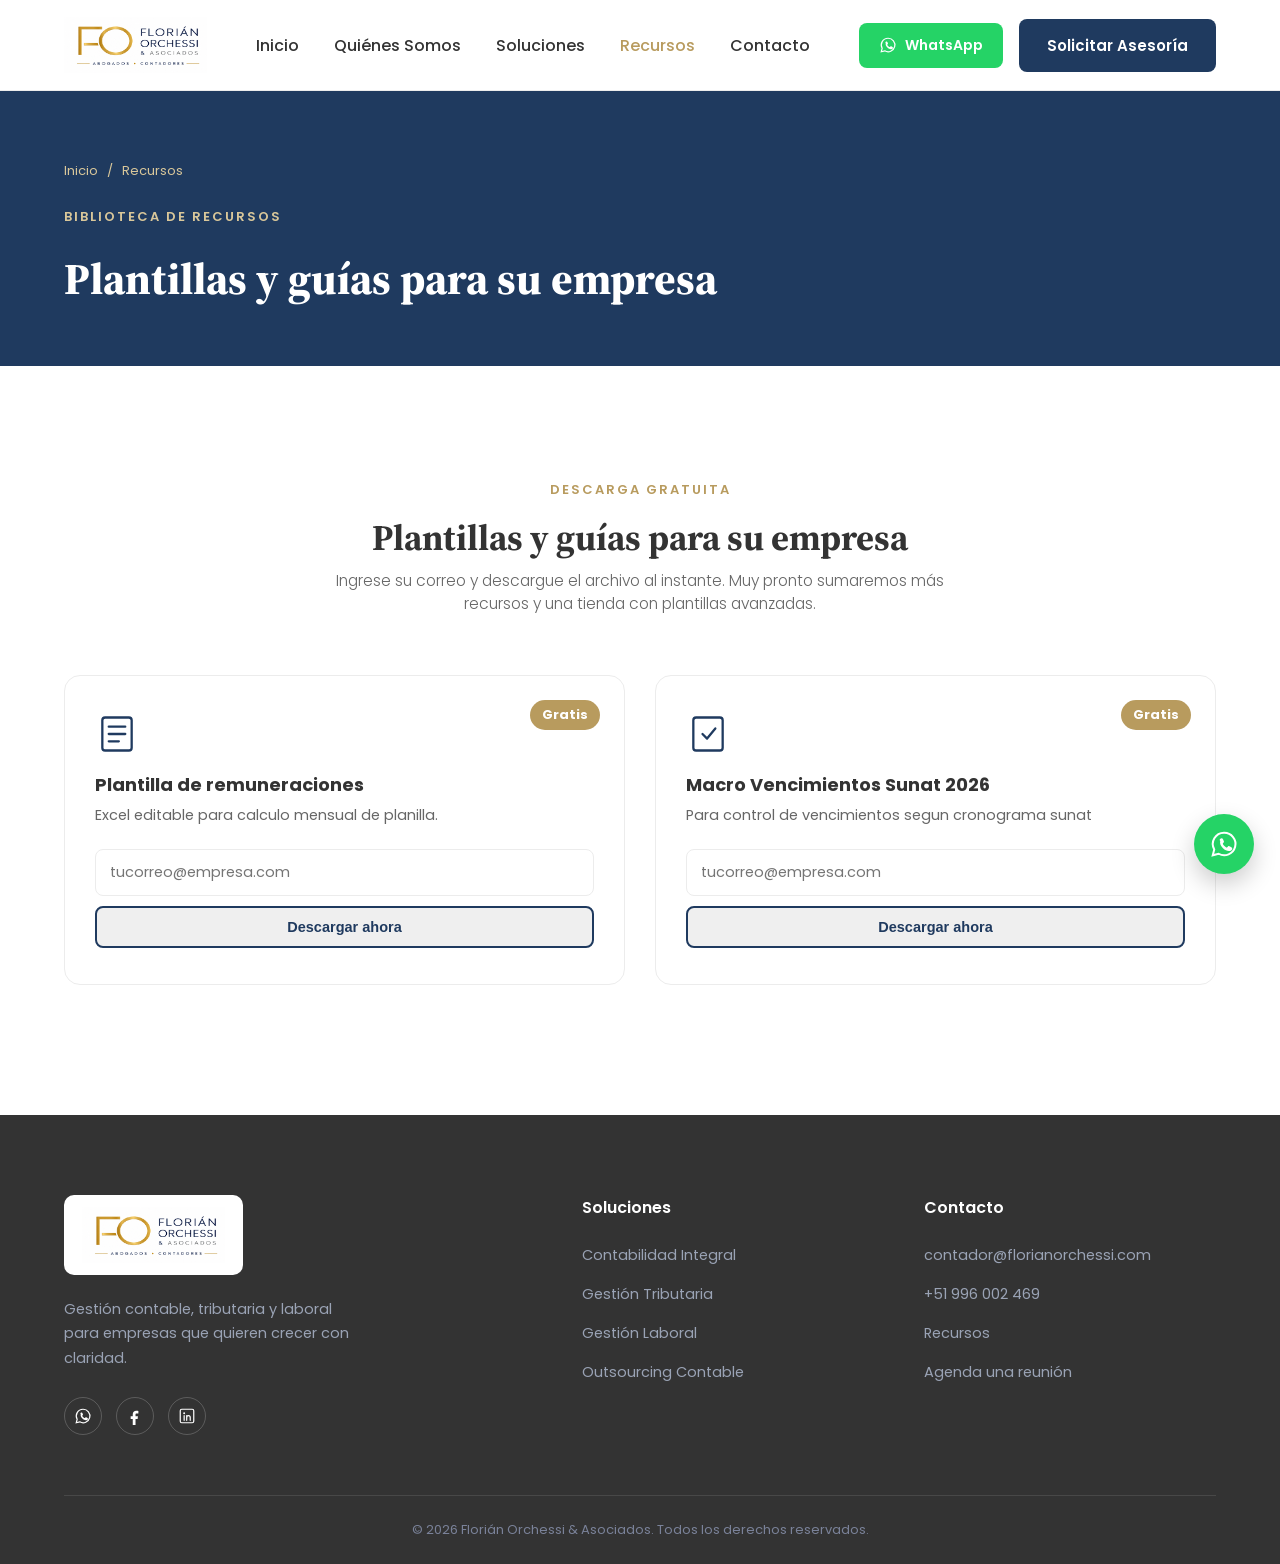
<file: recursos.html>
<!DOCTYPE html>
<html lang="es">

<head>

    <meta charset="UTF-8">

    <meta name="viewport" content="width=device-width, initial-scale=1.0">

    <title>Recursos | Florián Orchessi &amp; Asociados</title>

    <meta name="description" content="Descargue plantillas y guías gratuitas: control de vencimientos SUNAT, planilla de remuneraciones y otros recursos útiles para la gestión de su empresa.">

    <link rel="preconnect" href="https://fonts.googleapis.com">

    <link rel="preconnect" href="https://fonts.gstatic.com" crossorigin>

    <link href="https://fonts.googleapis.com/css2?family=Poppins:wght@300;400;500;600;700;800&family=Source+Serif+4:opsz,wght@8..60,500;8..60,600;8..60,700&display=swap" rel="stylesheet">

    <link rel="stylesheet" href="style.css">

</head>

<body>
    <header>

        <div class="container">

            <nav class="navbar">

                <a href="index.html" class="logo">
                    <img src="logo.png" alt="Florián Orchessi &amp; Asociados - Abogados y Contadores">
                </a>
                <ul class="menu">

                    <li><a href="index.html">Inicio</a></li>

                    <li><a href="quienes-somos.html">Quiénes Somos</a></li>

                    <li><a href="index.html#soluciones">Soluciones</a></li>

                    <li><a href="recursos.html" class="activo">Recursos</a></li>

                    <li><a href="index.html#contacto">Contacto</a></li>

                </ul>

                <div class="acciones-nav">

                    <a href="https://wa.me/51996002469?text=Hola%2C%20quiero%20consultar%20sobre%20sus%20servicios%20contables" target="_blank" rel="noopener" class="btn-whatsapp-nav">
                        <svg viewBox="0 0 24 24"><path d="M12 3a9 9 0 0 0-7.8 13.4L3 21l4.7-1.2A9 9 0 1 0 12 3Z" fill="none" stroke="currentColor" stroke-width="1.6"/><path d="M8.5 8.7c.2-.7 1-1.4 1.7-1.3.4 0 .8.3 1.1 1l.6 1.3c.2.4.1.8-.2 1.1l-.5.6c-.2.2-.2.5 0 .8.6 1 1.6 2 2.6 2.5.3.2.6.1.8-.1l.6-.6c.3-.3.7-.4 1.1-.2l1.3.6c.6.3 1 .7 1 1.2.1.8-.6 1.5-1.3 1.8-1.9.7-4.3-.2-6.1-2-1.8-1.8-2.8-4.1-2.2-5.9Z" fill="currentColor"/></svg>
                        <span>WhatsApp</span>
                    </a>

                    <a href="index.html#contacto" class="btn-principal">

                        Solicitar Asesoría

                    </a>

                </div>

                <button type="button" class="btn-menu-movil" aria-label="Abrir menú" aria-expanded="false">
                    <span></span><span></span><span></span>
                </button>

            </nav>

        </div>
    </header>

    <!-- ================= BANNER ================= -->
    <section class="banner-interno">
        <div class="container">
            <p class="migas"><a href="index.html">Inicio</a> <span>/</span> Recursos</p>
            <span class="eyebrow eyebrow-claro">Biblioteca de recursos</span>
            <h1>Plantillas y guías para su empresa</h1>
        </div>
    </section>

    <!-- ================= RECURSOS GRATUITOS ================= -->
    <section class="recursos-gratis">
        <div class="container">

            <div class="titulo-seccion">
                <span class="eyebrow">Descarga gratuita</span>
                <h2>Plantillas y guías para su empresa</h2>
                <p class="subtitulo-seccion">Ingrese su correo y descargue el archivo al instante. Muy pronto sumaremos más recursos y una tienda con plantillas avanzadas.</p>
            </div>

            <div class="grid-recursos">

                <!-- ===== RECURSO 1 — duplica esta tarjeta para agregar más ===== -->
                <article class="card-recurso">
                    <span class="etiqueta-recurso gratis">Gratis</span>
                    <div class="icono-recurso">
                        <svg viewBox="0 0 48 48"><rect x="8" y="6" width="32" height="36" rx="3" fill="none" stroke="currentColor" stroke-width="2.5"/><line x1="15" y1="16" x2="33" y2="16" stroke="currentColor" stroke-width="2.5" stroke-linecap="round"/><line x1="15" y1="24" x2="33" y2="24" stroke="currentColor" stroke-width="2.5" stroke-linecap="round"/><line x1="15" y1="32" x2="26" y2="32" stroke="currentColor" stroke-width="2.5" stroke-linecap="round"/></svg>
                    </div>
                    <h3>Plantilla de remuneraciones</h3>
                    <p>Excel editable para calculo mensual de planilla.</p>

                    <form class="form-descarga" onsubmit="return enviarYDescargar(event, this, 'recursos-archivos/Planilla de remuneraciones con asiento contable.xlsm', 'Plantilla de remuneraciones');">
                        <input type="email" name="correo" placeholder="tucorreo@empresa.com" required>
                        <button type="submit" class="btn-secundario">Descargar ahora</button>
                    </form>
                </article>

                <!-- ===== RECURSO 2 — duplica esta tarjeta para agregar más ===== -->
                <article class="card-recurso">
                    <span class="etiqueta-recurso gratis">Gratis</span>
                    <div class="icono-recurso">
                        <svg viewBox="0 0 48 48"><rect x="8" y="6" width="32" height="36" rx="3" fill="none" stroke="currentColor" stroke-width="2.5"/><path d="M18 24l5 5 9-11" fill="none" stroke="currentColor" stroke-width="2.5" stroke-linecap="round" stroke-linejoin="round"/></svg>
                    </div>
                    <h3>Macro Vencimientos Sunat 2026</h3>
                    <p>Para control de vencimientos segun cronograma sunat</p>

                    <form class="form-descarga" onsubmit="return enviarYDescargar(event, this, 'recursos-archivos/ControlvencimientosSunat2026.xlsx', 'Macro Vencimientos SUNAT 2026');">
                        <input type="email" name="correo" placeholder="tucorreo@empresa.com" required>
                        <button type="submit" class="btn-secundario">Descargar ahora</button>
                    </form>
                </article>

            </div>
        </div>
    </section>

    <!-- Script: abre el archivo directo y avisa por correo con un mensaje breve (no reemplaza el link, ya se abrió solo) -->
    <script>
        function enviarYDescargar(event, formEl, archivoUrl, nombreRecurso) {
            event.preventDefault();

            const correo = formEl.querySelector('input[name="correo"]').value;

            // Abre el archivo directamente en una pestaña nueva
            window.open(archivoUrl, '_blank');

            // Envía el correo en segundo plano (no navega fuera de la página)
            fetch('https://formsubmit.co/ajax/contador@florianorchessi.com', {
                method: 'POST',
                headers: {
                    'Content-Type': 'application/json',
                    'Accept': 'application/json'
                },
                body: JSON.stringify({
                    correo: correo,
                    recurso_descargado: nombreRecurso,
                    _subject: 'Descarga de recurso: ' + nombreRecurso,
                    _autoresponse: 'Gracias por descargar nuestro recurso. En Florián Orchessi & Asociados brindamos Contabilidad Integral, Gestión Tributaria, Gestión Laboral, Outsourcing Contable y Consultoría Empresarial. Si necesitas asesoría, escríbenos por WhatsApp al 996 002 469. Síguenos también en Facebook y LinkedIn. - Florián Orchessi & Asociados',
                    _template: 'table'
                })
            }).catch(() => { /* si falla el correo, la descarga ya ocurrió igual */ });

            formEl.reset();
            return false;
        }
    </script>

    <!-- ================= FOOTER ================= -->
    <footer>
        <div class="container footer-grid">

            <div class="footer-marca">
                <div class="logo logo-footer">
                    <img src="logo.png" alt="Florián Orchessi &amp; Asociados - Abogados y Contadores">
                </div>
                <p>Gestión contable, tributaria y laboral para empresas que quieren crecer con claridad.</p>

                <div class="footer-social">
                    <a href="https://wa.me/51996002469" target="_blank" rel="noopener" aria-label="WhatsApp">
                        <svg viewBox="0 0 24 24"><path d="M12 3a9 9 0 0 0-7.8 13.4L3 21l4.7-1.2A9 9 0 1 0 12 3Z" fill="none" stroke="currentColor" stroke-width="1.6"/><path d="M8.5 8.7c.2-.7 1-1.4 1.7-1.3.4 0 .8.3 1.1 1l.6 1.3c.2.4.1.8-.2 1.1l-.5.6c-.2.2-.2.5 0 .8.6 1 1.6 2 2.6 2.5.3.2.6.1.8-.1l.6-.6c.3-.3.7-.4 1.1-.2l1.3.6c.6.3 1 .7 1 1.2.1.8-.6 1.5-1.3 1.8-1.9.7-4.3-.2-6.1-2-1.8-1.8-2.8-4.1-2.2-5.9Z" fill="currentColor"/></svg>
                    </a>
                    <a href="#" aria-label="Facebook">
                        <svg viewBox="0 0 24 24"><path d="M14 8.5h2.5V5.2c-.5-.1-1.6-.2-2.8-.2-2.8 0-4.7 1.7-4.7 4.9v2.4H6.2v3.6H9v8.1h3.7v-8.1h2.8l.4-3.6h-3.2V10c0-1 .3-1.5 1.3-1.5Z" fill="currentColor"/></svg>
                    </a>
                    <a href="#" aria-label="LinkedIn">
                        <svg viewBox="0 0 24 24"><rect x="3" y="3" width="18" height="18" rx="2" fill="none" stroke="currentColor" stroke-width="1.6"/><circle cx="8.2" cy="8.2" r="1.3" fill="currentColor"/><path d="M8.2 11.5v6.3M11.6 11.5v6.3M11.6 14.2c0-1.6 1-2.7 2.4-2.7s2.3 1 2.3 2.7v3.6" stroke="currentColor" stroke-width="1.6" fill="none" stroke-linecap="round"/></svg>
                    </a>
                </div>
            </div>

            <div class="footer-col">
                <h4>Soluciones</h4>
                <ul>
                    <li><a href="index.html#soluciones">Contabilidad Integral</a></li>
                    <li><a href="index.html#soluciones">Gestión Tributaria</a></li>
                    <li><a href="index.html#soluciones">Gestión Laboral</a></li>
                    <li><a href="index.html#soluciones">Outsourcing Contable</a></li>
                </ul>
            </div>

            <div class="footer-col">
                <h4>Contacto</h4>
                <ul>
                    <li><a href="mailto:contador@florianorchessi.com">contador@florianorchessi.com</a></li>
                    <li><a href="https://wa.me/51996002469" target="_blank" rel="noopener">+51 996 002 469</a></li>
                    <li><a href="recursos.html">Recursos</a></li>
                    <li><a href="index.html#contacto">Agenda una reunión</a></li>
                </ul>
            </div>

        </div>

        <div class="footer-bottom">
            <div class="container">
                <p>© 2026 Florián Orchessi &amp; Asociados. Todos los derechos reservados.</p>
            </div>
        </div>
    </footer>

    <!-- ================= WHATSAPP FLOTANTE ================= -->
    <a href="https://wa.me/51996002469?text=Hola%2C%20quiero%20más%20información%20sobre%20sus%20servicios%20contables"
       class="whatsapp-flotante" target="_blank" rel="noopener" aria-label="Escríbenos por WhatsApp">
        <svg viewBox="0 0 24 24"><path d="M12 3a9 9 0 0 0-7.8 13.4L3 21l4.7-1.2A9 9 0 1 0 12 3Z" fill="none" stroke="currentColor" stroke-width="1.6"/><path d="M8.5 8.7c.2-.7 1-1.4 1.7-1.3.4 0 .8.3 1.1 1l.6 1.3c.2.4.1.8-.2 1.1l-.5.6c-.2.2-.2.5 0 .8.6 1 1.6 2 2.6 2.5.3.2.6.1.8-.1l.6-.6c.3-.3.7-.4 1.1-.2l1.3.6c.6.3 1 .7 1 1.2.1.8-.6 1.5-1.3 1.8-1.9.7-4.3-.2-6.1-2-1.8-1.8-2.8-4.1-2.2-5.9Z" fill="currentColor"/></svg>
    </a>

    <script src="script.js"></script>

</body>

</html>
</file>
<file: style.css>
/*==============================*/
/* VARIABLES DE MARCA */
/*==============================*/

:root{

  --navy:#1F3A5F;
  --navy-oscuro:#152A45;
  --dorado:#B89B5E;
  --blanco:#ffffff;
  --tinta:#333333;
  --gris:#666666;
  --gris-claro:#E4D9BE;
  --bg-alt:#F5F5F5;
  --borde:#ececec;
  --font-titulos:'Source Serif 4', 'Georgia', serif;

}

/*==============================*/
/* RESET */
/*==============================*/

*{

margin:0;

padding:0;

box-sizing:border-box;

}

html{
  overflow-x:hidden;
}

body{

font-family:'Poppins',sans-serif;

background:#ffffff;

color:#333333;

overflow-x:hidden;

}

.container{

width:90%;

max-width:1280px;

margin:auto;

}

section{
  padding:110px 0;
}

h1,h2,h3{
  color:var(--tinta);
  line-height:1.2;
}

h1,h2{
  font-family:var(--font-titulos);
  font-weight:600;
}

a{
  font-family:inherit;
}

/*==============================*/
/* NAVBAR */
/*==============================*/

header{

background:#ffffff;

border-bottom:1px solid #ececec;

}

.navbar{

display:flex;

justify-content:space-between;

align-items:center;

height:90px;

}

.logo{

display:flex;

align-items:center;

}

.logo img{

height:56px;

width:auto;

display:block;

}

.menu{

display:flex;

list-style:none;

gap:35px;

}

.btn-menu-movil{
  display:none;
  width:44px;
  height:44px;
  border:1px solid var(--borde);
  border-radius:8px;
  background:none;
  cursor:pointer;
  align-items:center;
  justify-content:center;
  flex-direction:column;
  gap:5px;
}

.btn-menu-movil span{
  display:block;
  width:22px;
  height:2px;
  background:var(--navy);
  transition:.3s;
}

.btn-menu-movil.abierto span:nth-child(1){
  transform:translateY(7px) rotate(45deg);
}

.btn-menu-movil.abierto span:nth-child(2){
  opacity:0;
}

.btn-menu-movil.abierto span:nth-child(3){
  transform:translateY(-7px) rotate(-45deg);
}

.menu a{

text-decoration:none;

color:#333;

font-weight:500;

transition:.3s;

}

.menu a:hover{

color:#B89B5E;

}

.btn-principal{

background:#1F3A5F;

color:#fff;

padding:15px 28px;

border-radius:8px;

text-decoration:none;

font-weight:600;

transition:.3s;

border:none;

cursor:pointer;

font-size:15px;

display:inline-block;

}

.btn-principal:hover{

background:#B89B5E;

}

.acciones-nav{
  display:flex;
  align-items:center;
  gap:16px;
}

.btn-whatsapp-nav{
  display:flex;
  align-items:center;
  gap:8px;
  background:#25D366;
  color:#fff;
  padding:12px 20px;
  border-radius:8px;
  text-decoration:none;
  font-weight:600;
  font-size:14px;
  transition:.3s;
  white-space:nowrap;
}

.btn-whatsapp-nav svg{
  width:18px;
  height:18px;
}

.btn-whatsapp-nav:hover{
  background:#1ebe5b;
}

.btn-principal:focus-visible,
.btn-secundario:focus-visible,
.menu a:focus-visible,
input:focus-visible,
textarea:focus-visible{
  outline:3px solid var(--dorado);
  outline-offset:2px;
}

/*==============================*/
/* ELEMENTOS COMUNES */
/*==============================*/

.eyebrow{
  display:inline-block;
  font-size:13px;
  font-weight:600;
  letter-spacing:2px;
  text-transform:uppercase;
  color:var(--dorado);
  margin-bottom:16px;
}

.eyebrow-claro{
  color:#D9C79A;
}

.titulo-seccion{
  text-align:center;
  max-width:640px;
  margin:0 auto 60px;
}

.titulo-seccion h2{
  font-size:36px;
  font-weight:700;
}

.btn-secundario{
  border:2px solid var(--navy);
  color:var(--navy);
  padding:13px 26px;
  border-radius:8px;
  text-decoration:none;
  font-weight:600;
  transition:.3s;
}

.btn-secundario:hover{
  background:var(--navy);
  color:#fff;
}

/*==============================*/
/* HERO */
/*==============================*/

.hero{
  padding:90px 0 100px;
  overflow:hidden;
}

.hero-grid{
  display:grid;
  grid-template-columns:1.1fr 1fr;
  gap:50px;
  align-items:center;
}

.hero-texto h1{
  font-size:52px;
  font-weight:800;
  margin-bottom:22px;
}

.hero-texto h1 span{
  color:var(--dorado);
}

.hero-lead{
  font-size:20px;
  font-weight:500;
  color:var(--tinta);
  margin-bottom:18px;
}

.hero-sub{
  font-size:16px;
  font-weight:300;
  color:var(--gris);
  line-height:1.7;
  margin-bottom:38px;
  max-width:520px;
}

.hero-cta{
  display:flex;
  gap:18px;
  flex-wrap:wrap;
}

.hero-visual{
  display:flex;
  justify-content:center;
}

.hero-svg{
  width:100%;
  max-width:500px;
  height:auto;
}

/*==============================*/
/* ALIADO ESTRATÉGICO */
/*==============================*/

.aliado{
  background:var(--navy);
  padding:90px 0;
  text-align:center;
}

.aliado-kicker{
  color:#D9C79A;
  font-size:13px;
  font-weight:600;
  letter-spacing:2px;
  text-transform:uppercase;
  margin-bottom:20px;
}

.aliado-frase{
  color:#fff;
  font-size:30px;
  font-weight:500;
  line-height:1.6;
  max-width:820px;
  margin:0 auto;
}

.aliado-frase span{
  color:#fff;
  font-weight:700;
  border-bottom:3px solid var(--dorado);
}

/*==============================*/
/* SOLUCIONES */
/*==============================*/

.grid-soluciones{
  display:grid;
  grid-template-columns:repeat(3,1fr);
  gap:32px;
}

.card-solucion{
  background:var(--blanco);
  border:1px solid var(--borde);
  border-radius:16px;
  padding:36px 30px;
  transition:.3s;
}

.card-solucion:hover{
  border-color:var(--dorado);
  transform:translateY(-6px);
  box-shadow:0 16px 30px rgba(11,61,145,.08);
}

.icono-solucion{
  width:48px;
  height:48px;
  color:var(--navy);
  margin-bottom:20px;
}

.icono-solucion svg{
  width:100%;
  height:100%;
}

.card-solucion h3{
  font-size:19px;
  font-weight:700;
  margin-bottom:10px;
}

.card-solucion p{
  font-size:15px;
  font-weight:300;
  color:var(--gris);
  line-height:1.6;
}

/*==============================*/
/* REGÍMENES */
/*==============================*/

.regimenes{
  background:var(--bg-alt);
}

.regimenes-grid{
  display:grid;
  grid-template-columns:1.1fr 1fr;
  gap:60px;
  align-items:center;
}

.regimenes-texto h2{
  font-size:34px;
  font-weight:700;
  margin-bottom:18px;
}

.regimenes-texto p{
  font-size:16px;
  font-weight:300;
  color:var(--gris);
  line-height:1.7;
  max-width:460px;
}

.lista-regimenes{
  list-style:none;
  display:grid;
  gap:16px;
}

.lista-regimenes li{
  background:var(--blanco);
  border:1px solid var(--borde);
  border-radius:10px;
  padding:18px 22px;
  font-weight:600;
  color:var(--tinta);
  display:flex;
  align-items:center;
  gap:12px;
}

.check{
  color:var(--dorado);
  font-weight:700;
}

/*==============================*/
/* CATEGORÍAS DE SERVICIOS */
/*==============================*/

.categoria-servicios{
  margin-bottom:56px;
}

.categoria-servicios:last-child{
  margin-bottom:0;
}

.categoria-titulo{
  display:flex;
  align-items:center;
  gap:16px;
  margin-bottom:26px;
}

.categoria-titulo h3{
  font-size:14px;
  font-weight:700;
  letter-spacing:2px;
  text-transform:uppercase;
  color:var(--navy);
  white-space:nowrap;
}

.categoria-titulo::after{
  content:"";
  flex:1;
  height:1px;
  background:var(--borde);
}

/*==============================*/
/* CENTRO DE ACTUALIZACIÓN */
/*==============================*/

.actualizacion{
  background:var(--navy);
}

.actualizacion-grid{
  display:grid;
  grid-template-columns:1.1fr 1fr;
  gap:60px;
  align-items:center;
}

.actualizacion-texto h2{
  color:#fff;
  font-size:32px;
  font-weight:700;
  margin-bottom:14px;
}

.actualizacion-texto > p{
  color:#C7CDD4;
  font-size:16px;
  margin-bottom:30px;
}

.lista-actualizacion{
  list-style:none;
  display:grid;
  grid-template-columns:repeat(2,1fr);
  gap:14px;
}

.lista-actualizacion li{
  color:#fff;
  font-size:14.5px;
  font-weight:500;
  display:flex;
  align-items:center;
  gap:10px;
}

.form-suscripcion{
  background:var(--blanco);
  border-radius:18px;
  padding:40px;
  display:flex;
  flex-direction:column;
  gap:14px;
}

.form-suscripcion label{
  font-size:13px;
  font-weight:600;
  color:var(--tinta);
}

.form-suscripcion input{
  padding:14px 16px;
  border:1px solid var(--borde);
  border-radius:8px;
  font-family:inherit;
  font-size:15px;
}

.form-suscripcion .btn-principal{
  margin-top:8px;
  text-align:center;
}

/*==============================*/
/* BENEFICIOS */
/*==============================*/

.grid-beneficios{
  display:grid;
  grid-template-columns:repeat(3,1fr);
  gap:40px 32px;
}

.item-beneficio{
  display:flex;
  align-items:center;
  gap:18px;
}

.item-beneficio svg{
  width:40px;
  height:40px;
  min-width:40px;
  color:var(--dorado);
}

.item-beneficio p{
  font-size:16px;
  font-weight:500;
  color:var(--tinta);
}

/*==============================*/
/* PROCESO */
/*==============================*/

.proceso{
  background:var(--bg-alt);
}

.linea-proceso{
  display:grid;
  grid-template-columns:repeat(4,1fr);
  gap:20px;
  position:relative;
}

.linea-proceso::before{
  content:"";
  position:absolute;
  top:28px;
  left:12.5%;
  right:12.5%;
  height:2px;
  background:var(--gris-claro);
  z-index:0;
}

.paso-proceso{
  position:relative;
  z-index:1;
  text-align:center;
}

.numero-paso{
  display:flex;
  align-items:center;
  justify-content:center;
  width:56px;
  height:56px;
  margin:0 auto 20px;
  border-radius:50%;
  background:var(--navy);
  color:#fff;
  font-weight:700;
  font-size:20px;
}

.paso-proceso h3{
  font-size:17px;
  font-weight:600;
}

/*==============================*/
/* WHATSAPP FLOTANTE */
/*==============================*/

.whatsapp-flotante{
  position:fixed;
  bottom:26px;
  right:26px;
  width:60px;
  height:60px;
  background:#25D366;
  border-radius:50%;
  display:flex;
  align-items:center;
  justify-content:center;
  color:#fff;
  box-shadow:0 10px 24px rgba(0,0,0,.2);
  z-index:999;
  transition:.3s;
}

.whatsapp-flotante svg{
  width:30px;
  height:30px;
}

.whatsapp-flotante:hover{
  transform:scale(1.08);
  background:#1ebe5b;
}

/*==============================*/
/* ÚNETE A NUESTRO EQUIPO */
/*==============================*/

.unete{
  background:var(--bg-alt);
}

.unete-grid{
  display:grid;
  grid-template-columns:1.1fr 1fr;
  gap:60px;
  align-items:center;
}

.unete-texto h2{
  font-size:32px;
  font-weight:700;
  margin-bottom:16px;
}

.unete-texto p{
  font-size:16px;
  font-weight:300;
  color:var(--gris);
  line-height:1.7;
  max-width:460px;
  margin-bottom:30px;
}

.unete-cta{
  display:flex;
  gap:16px;
  flex-wrap:wrap;
}

.unete-lista{
  display:grid;
  gap:20px;
}

.unete-item{
  background:var(--blanco);
  border:1px solid var(--borde);
  border-radius:14px;
  padding:28px 26px;
}

.unete-item h3{
  font-size:18px;
  font-weight:700;
  color:var(--navy);
  margin-bottom:8px;
}

.unete-item p{
  font-size:14.5px;
  color:var(--gris);
  line-height:1.6;
}

/*==============================*/
/* CONTACTO */
/*==============================*/

.contacto-grid{
  display:grid;
  grid-template-columns:1fr 1.2fr;
  gap:60px;
}

.contacto-texto h2{
  font-size:32px;
  font-weight:700;
  margin-bottom:16px;
}

.contacto-texto p{
  font-size:16px;
  color:var(--gris);
  font-weight:300;
  line-height:1.7;
  max-width:380px;
}

.form-contacto{
  display:flex;
  flex-direction:column;
  gap:20px;
}

.fila-form{
  display:grid;
  grid-template-columns:1fr 1fr;
  gap:20px;
}

.campo-form{
  display:flex;
  flex-direction:column;
  gap:8px;
}

.campo-form label{
  font-size:13px;
  font-weight:600;
  color:var(--tinta);
}

.campo-form input,
.campo-form textarea{
  padding:14px 16px;
  border:1px solid var(--borde);
  border-radius:8px;
  font-family:inherit;
  font-size:15px;
  resize:vertical;
}

.form-contacto .btn-principal{
  align-self:flex-start;
}

/*==============================*/
/* FOOTER */
/*==============================*/

footer{
  background:var(--tinta);
  padding:80px 0 0;
}

.footer-grid{
  display:grid;
  grid-template-columns:1.6fr 1fr 1fr;
  gap:50px;
  padding-bottom:60px;
  border-bottom:1px solid rgba(255,255,255,.1);
}

.logo-footer{
  background:var(--blanco);
  border-radius:10px;
  padding:12px 18px;
  display:inline-flex;
  margin-bottom:4px;
}

.footer-marca p{
  color:#9aa3b5;
  font-size:14.5px;
  line-height:1.7;
  margin:18px 0 26px;
  max-width:300px;
}

.footer-social{
  display:flex;
  gap:14px;
}

.footer-social a{
  width:38px;
  height:38px;
  display:flex;
  align-items:center;
  justify-content:center;
  border:1px solid rgba(255,255,255,.2);
  border-radius:50%;
  color:#fff;
  transition:.3s;
}

.footer-social a:hover{
  background:var(--dorado);
  border-color:var(--dorado);
}

.footer-social svg{
  width:18px;
  height:18px;
}

.footer-col h4{
  color:#fff;
  font-size:16px;
  font-weight:600;
  margin-bottom:22px;
}

.footer-col ul{
  list-style:none;
  display:grid;
  gap:14px;
}

.footer-col a{
  color:#9aa3b5;
  text-decoration:none;
  font-size:14.5px;
  transition:.3s;
}

.footer-col a:hover{
  color:var(--dorado);
}

.footer-bottom{
  padding:24px 0;
}

.footer-bottom p{
  color:#7a8299;
  font-size:13px;
  text-align:center;
}

/*==============================*/
/* PÁGINA INTERNA: QUIÉNES SOMOS */
/*==============================*/

.menu a.activo{
  color:var(--dorado);
}

.banner-interno{
  background:var(--navy);
  padding:70px 0 60px;
}

.migas{
  font-size:13px;
  color:#D9C79A;
  margin-bottom:22px;
}

.migas a{
  color:#D9C79A;
  text-decoration:none;
}

.migas span{
  margin:0 6px;
}

.banner-interno h1{
  color:#fff;
  font-size:44px;
  font-weight:800;
  margin-top:10px;
}

.resena-grid{
  display:grid;
  grid-template-columns:1.6fr 1fr;
  gap:60px;
  align-items:start;
}

.resena-texto p{
  font-size:16px;
  font-weight:300;
  color:var(--gris);
  line-height:1.8;
  margin-bottom:22px;
}

.resena-texto strong{
  color:var(--tinta);
  font-weight:600;
}

.resena-dato{
  background:var(--bg-alt);
  border:1px solid var(--borde);
  border-radius:16px;
  padding:40px 30px;
  text-align:center;
  position:sticky;
  top:110px;
}

.dato-numero{
  display:block;
  font-size:56px;
  font-weight:800;
  color:var(--navy);
  line-height:1;
  margin-bottom:14px;
}

.dato-texto{
  font-size:15px;
  font-weight:500;
  color:var(--gris);
  line-height:1.6;
}

.mision-vision{
  background:var(--bg-alt);
}

.grid-mision-vision{
  display:grid;
  grid-template-columns:repeat(2,1fr);
  gap:32px;
}

.card-mv{
  background:var(--blanco);
  border:1px solid var(--borde);
  border-radius:18px;
  padding:44px 38px;
}

.icono-mv{
  width:52px;
  height:52px;
  color:var(--dorado);
  margin-bottom:22px;
}

.icono-mv svg{
  width:100%;
  height:100%;
}

.card-mv h2{
  font-size:24px;
  font-weight:700;
  margin-bottom:14px;
}

.card-mv p{
  font-size:15.5px;
  font-weight:300;
  color:var(--gris);
  line-height:1.75;
}

.cta-final{
  background:var(--navy);
  text-align:center;
}

.cta-final-contenido h2{
  color:#fff;
  font-size:32px;
  font-weight:700;
  margin-bottom:14px;
}

.cta-final-contenido p{
  color:#C7CDD4;
  font-size:16px;
  margin-bottom:32px;
}

.cta-final-botones{
  display:flex;
  justify-content:center;
  gap:18px;
  flex-wrap:wrap;
}

.btn-secundario-claro{
  border-color:#fff;
  color:#fff;
}

.btn-secundario-claro:hover{
  background:#fff;
  color:var(--navy);
}

/*==============================*/
/* PÁGINA: RECURSOS */
/*==============================*/

.subtitulo-seccion{
  color:var(--gris);
  font-size:15.5px;
  font-weight:300;
  margin-top:10px;
}

.grid-recursos{
  display:grid;
  grid-template-columns:repeat(2,1fr);
  gap:30px;
  margin-bottom:20px;
}

.card-recurso{
  position:relative;
  background:var(--blanco);
  border:1px solid var(--borde);
  border-radius:16px;
  padding:36px 30px;
}

.etiqueta-recurso{
  position:absolute;
  top:24px;
  right:24px;
  background:var(--navy);
  color:#fff;
  font-size:13px;
  font-weight:700;
  padding:5px 12px;
  border-radius:20px;
}

.etiqueta-recurso.gratis{
  background:var(--dorado);
}

.icono-recurso{
  width:44px;
  height:44px;
  color:var(--navy);
  margin-bottom:18px;
}

.icono-recurso svg{
  width:100%;
  height:100%;
}

.card-recurso h3{
  font-size:18px;
  font-weight:700;
  margin-bottom:8px;
  padding-right:60px;
}

.card-recurso p{
  font-size:14.5px;
  color:var(--gris);
  line-height:1.6;
  margin-bottom:22px;
}

.form-descarga{
  display:flex;
  flex-direction:column;
  gap:10px;
}

.form-descarga input{
  padding:12px 14px;
  border:1px solid var(--borde);
  border-radius:8px;
  font-family:inherit;
  font-size:14.5px;
}

.form-descarga .btn-secundario{
  text-align:center;
  padding:11px 20px;
  font-size:14.5px;
}

/*==============================*/
/* RESPONSIVE */
/*==============================*/

@media (max-width:960px){

  .btn-menu-movil{
    display:flex;
  }

  .menu{
    position:absolute;
    top:90px;
    left:0;
    right:0;
    background:var(--blanco);
    flex-direction:column;
    gap:0;
    max-height:0;
    overflow:hidden;
    transition:max-height .3s ease;
    border-bottom:1px solid var(--borde);
  }

  .menu.abierto{
    max-height:400px;
  }

  .menu li{
    border-top:1px solid var(--borde);
  }

  .menu a{
    display:block;
    padding:16px 6%;
  }

  header{
    position:relative;
  }

  .hero-grid,
  .regimenes-grid,
  .actualizacion-grid,
  .unete-grid,
  .resena-grid,
  .contacto-grid{
    grid-template-columns:1fr;
  }

  .resena-dato{
    position:static;
  }

  .grid-mision-vision{
    grid-template-columns:1fr;
  }

  .hero-visual{
    order:-1;
  }

  .grid-soluciones,
  .grid-beneficios,
  .grid-recursos{
    grid-template-columns:repeat(2,1fr);
  }

  .linea-proceso{
    grid-template-columns:repeat(2,1fr);
    row-gap:50px;
  }

  .linea-proceso::before{
    display:none;
  }

  .footer-grid{
    grid-template-columns:1fr 1fr;
  }

}

@media (max-width:640px){

  .hero-texto h1{
    font-size:38px;
  }

  .logo img{
    height:42px;
  }

  .acciones-nav{
    gap:8px;
  }

  .acciones-nav .btn-principal{
    display:none;
  }

  .btn-whatsapp-nav span{
    display:none;
  }

  .btn-whatsapp-nav{
    padding:10px;
    border-radius:50%;
  }

  .grid-soluciones,
  .grid-beneficios,
  .lista-actualizacion,
  .grid-recursos,
  .linea-proceso{
    grid-template-columns:1fr;
  }

  .categoria-titulo h3{
    font-size:12.5px;
  }

  .fila-form{
    grid-template-columns:1fr;
  }

  .footer-grid{
    grid-template-columns:1fr;
  }

  .aliado-frase{
    font-size:24px;
  }

  .banner-interno h1{
    font-size:32px;
  }

  .whatsapp-flotante{
    width:52px;
    height:52px;
    bottom:18px;
    right:18px;
  }

  .whatsapp-flotante svg{
    width:26px;
    height:26px;
  }

}

@media (prefers-reduced-motion:reduce){
  *{
    transition:none !important;
  }
}
</file>
